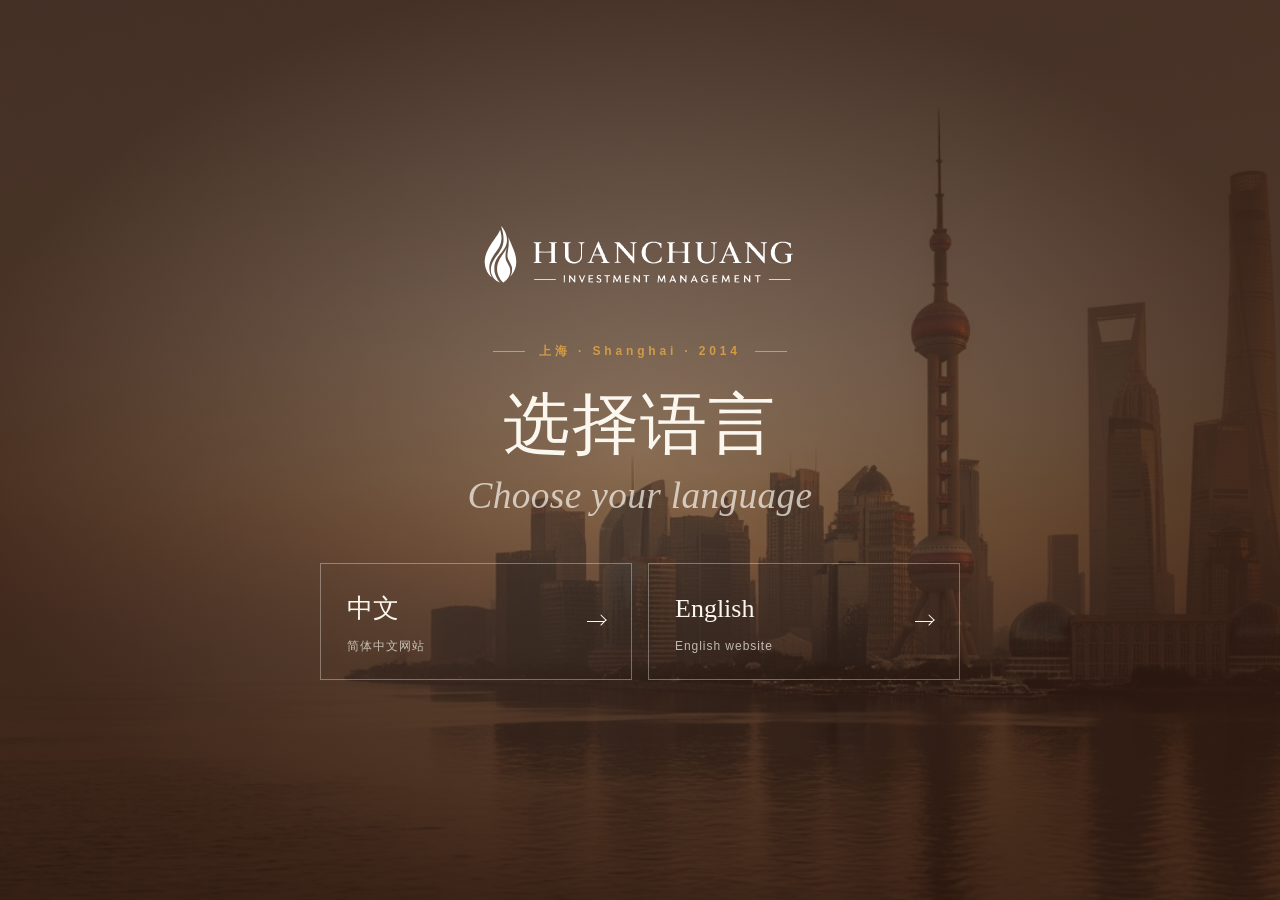
<file: index.html>
<!DOCTYPE html>
<html lang="zh-CN">
<head>
  <meta charset="utf-8">
  <meta name="viewport" content="width=device-width, initial-scale=1, viewport-fit=cover">
  <title>寰创｜企业官网</title>
  <meta name="description" content="上海寰创投资管理有限公司成立于2014年。Huanchuang Investment Management, established in Shanghai in 2014. 选择中文或 English 进入网站。">
  <meta name="theme-color" content="#2E180F">
  <meta property="og:image" content="assets/media/hero-shanghai.jpg">
  <link rel="icon" href="01_Logos/favicon.ico">
  <link rel="apple-touch-icon" href="01_Logos/favicon_180.png">
  <link rel="stylesheet" href="assets/styles.css">
  <script>document.documentElement.classList.add("js")</script>
</head>
<body class="gate">
  <div class="gate-media" aria-hidden="true"><img src="assets/media/hero-shanghai.jpg" width="1024" height="576" alt=""></div>
  <div class="gate-shade" aria-hidden="true"></div>
  <main class="gate-card">
    <img class="gate-logo" src="01_Logos/HUANCHUANG_horizontal_white.svg" width="1260" height="285" alt="寰创投资管理 Huanchuang Investment Management">
    <p class="eyebrow eyebrow--light">上海 · Shanghai · 2014</p>
    <h1><span>选择语言</span><span lang="en">Choose your language</span></h1>
    <div class="gate-actions">
      <a class="gate-option" href="zh/index.html" hreflang="zh-CN"><b>中文</b><small>简体中文网站</small><span class="arrow" aria-hidden="true"></span></a>
      <a class="gate-option" href="en/index.html" hreflang="en" lang="en"><b>English</b><small>English website</small><span class="arrow" aria-hidden="true"></span></a>
    </div>
  </main>
</body>
</html>
</file>
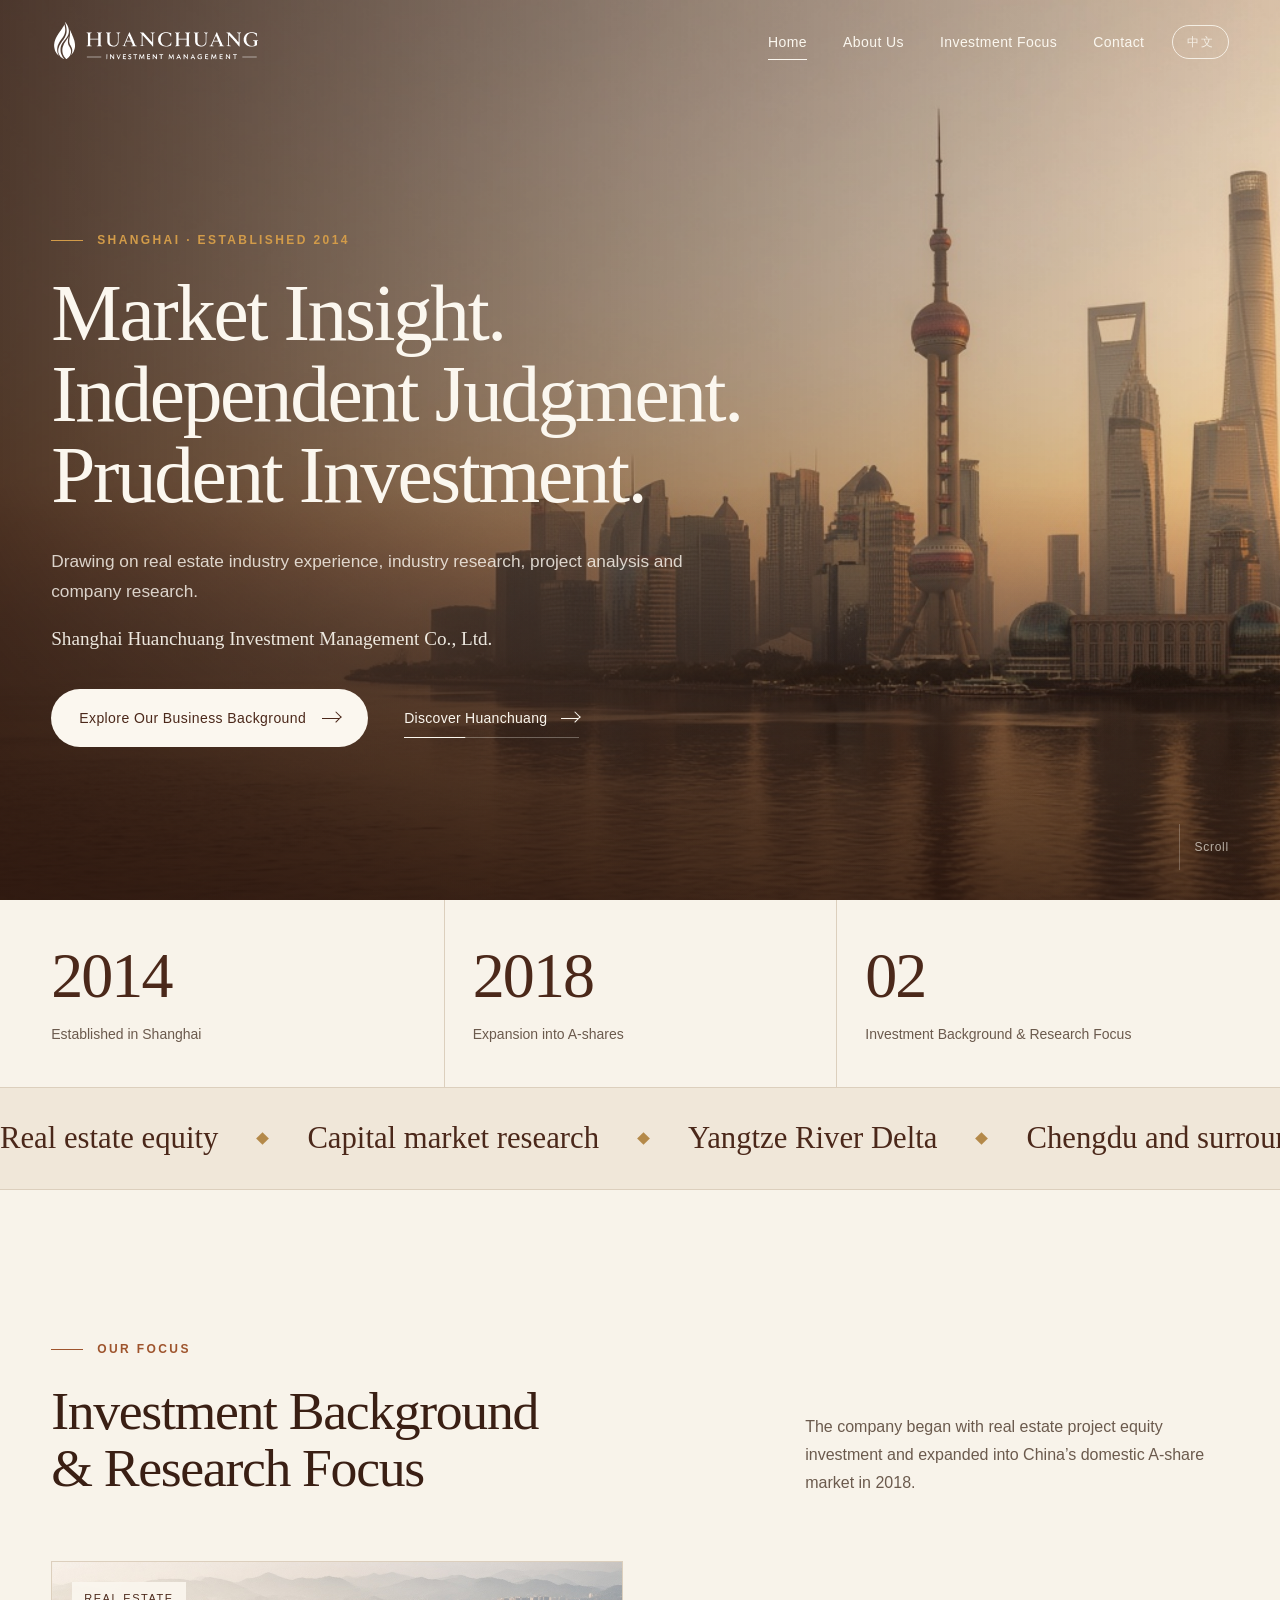
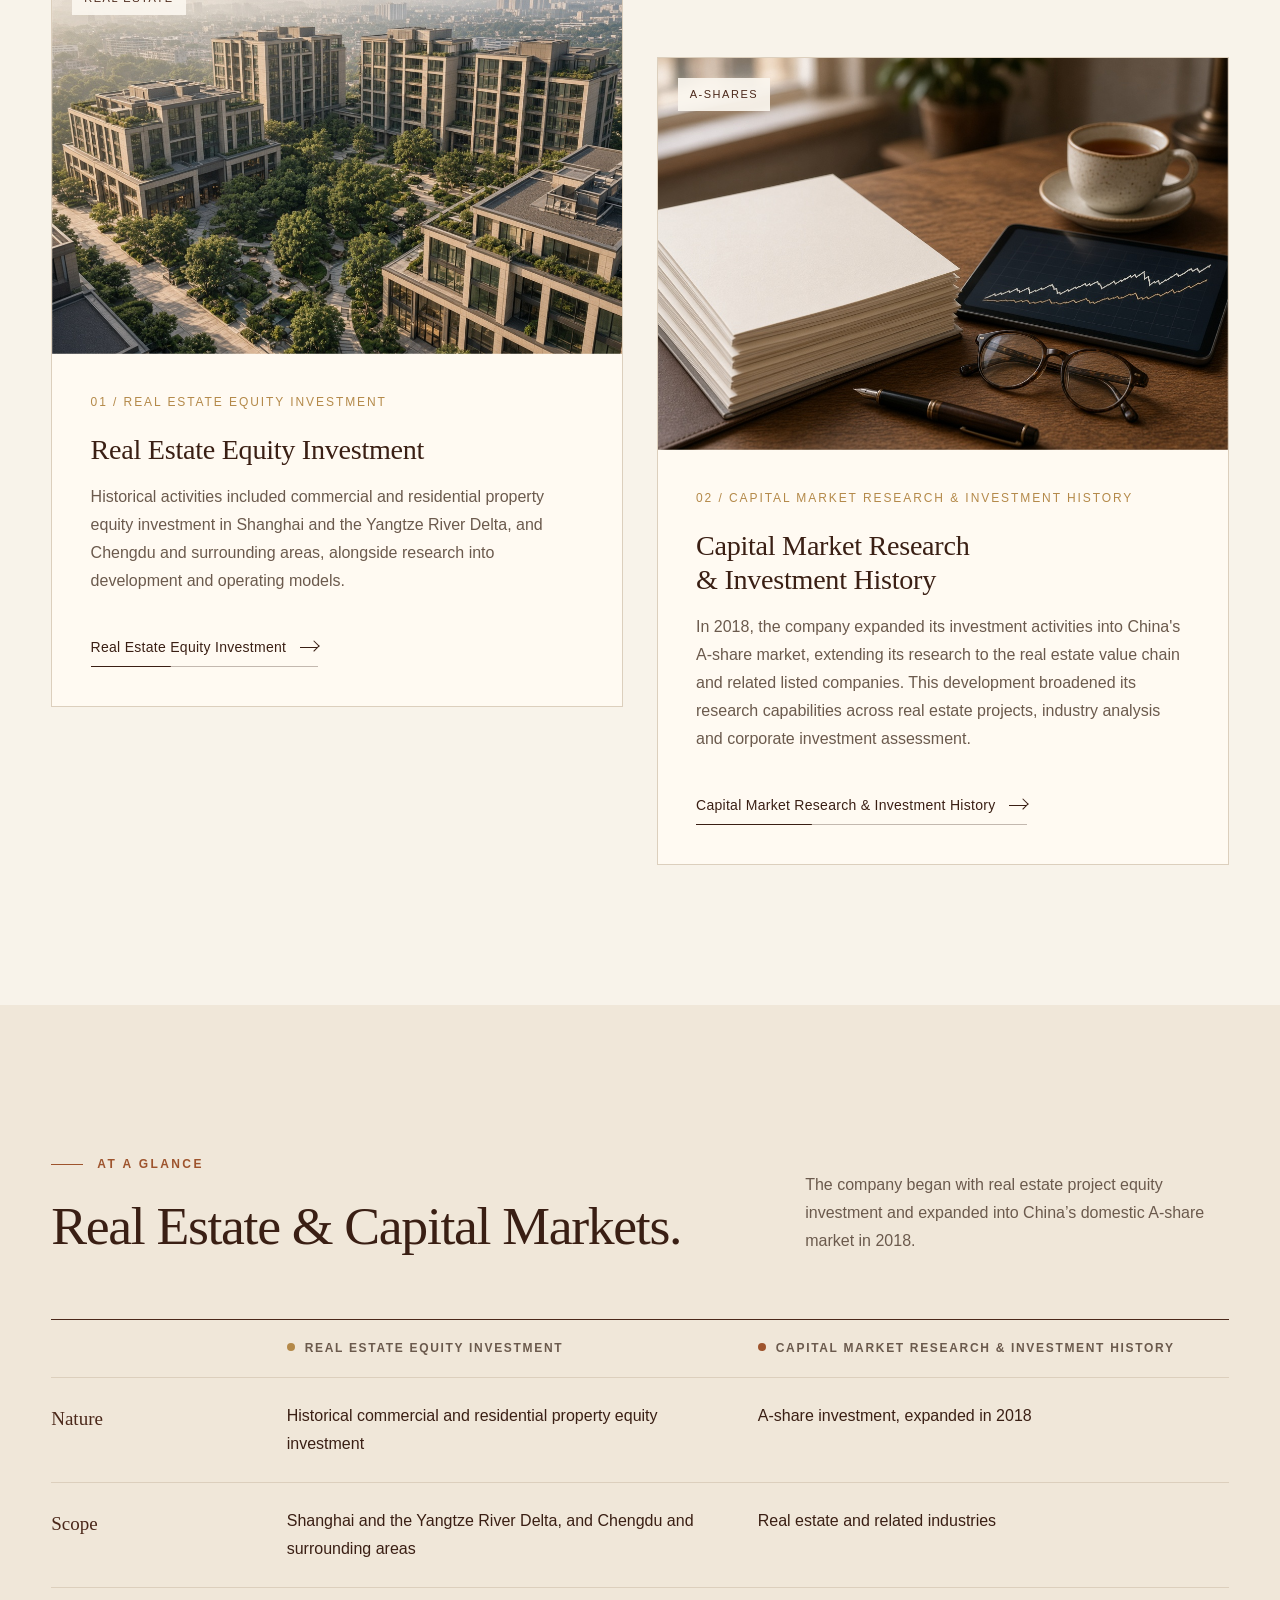
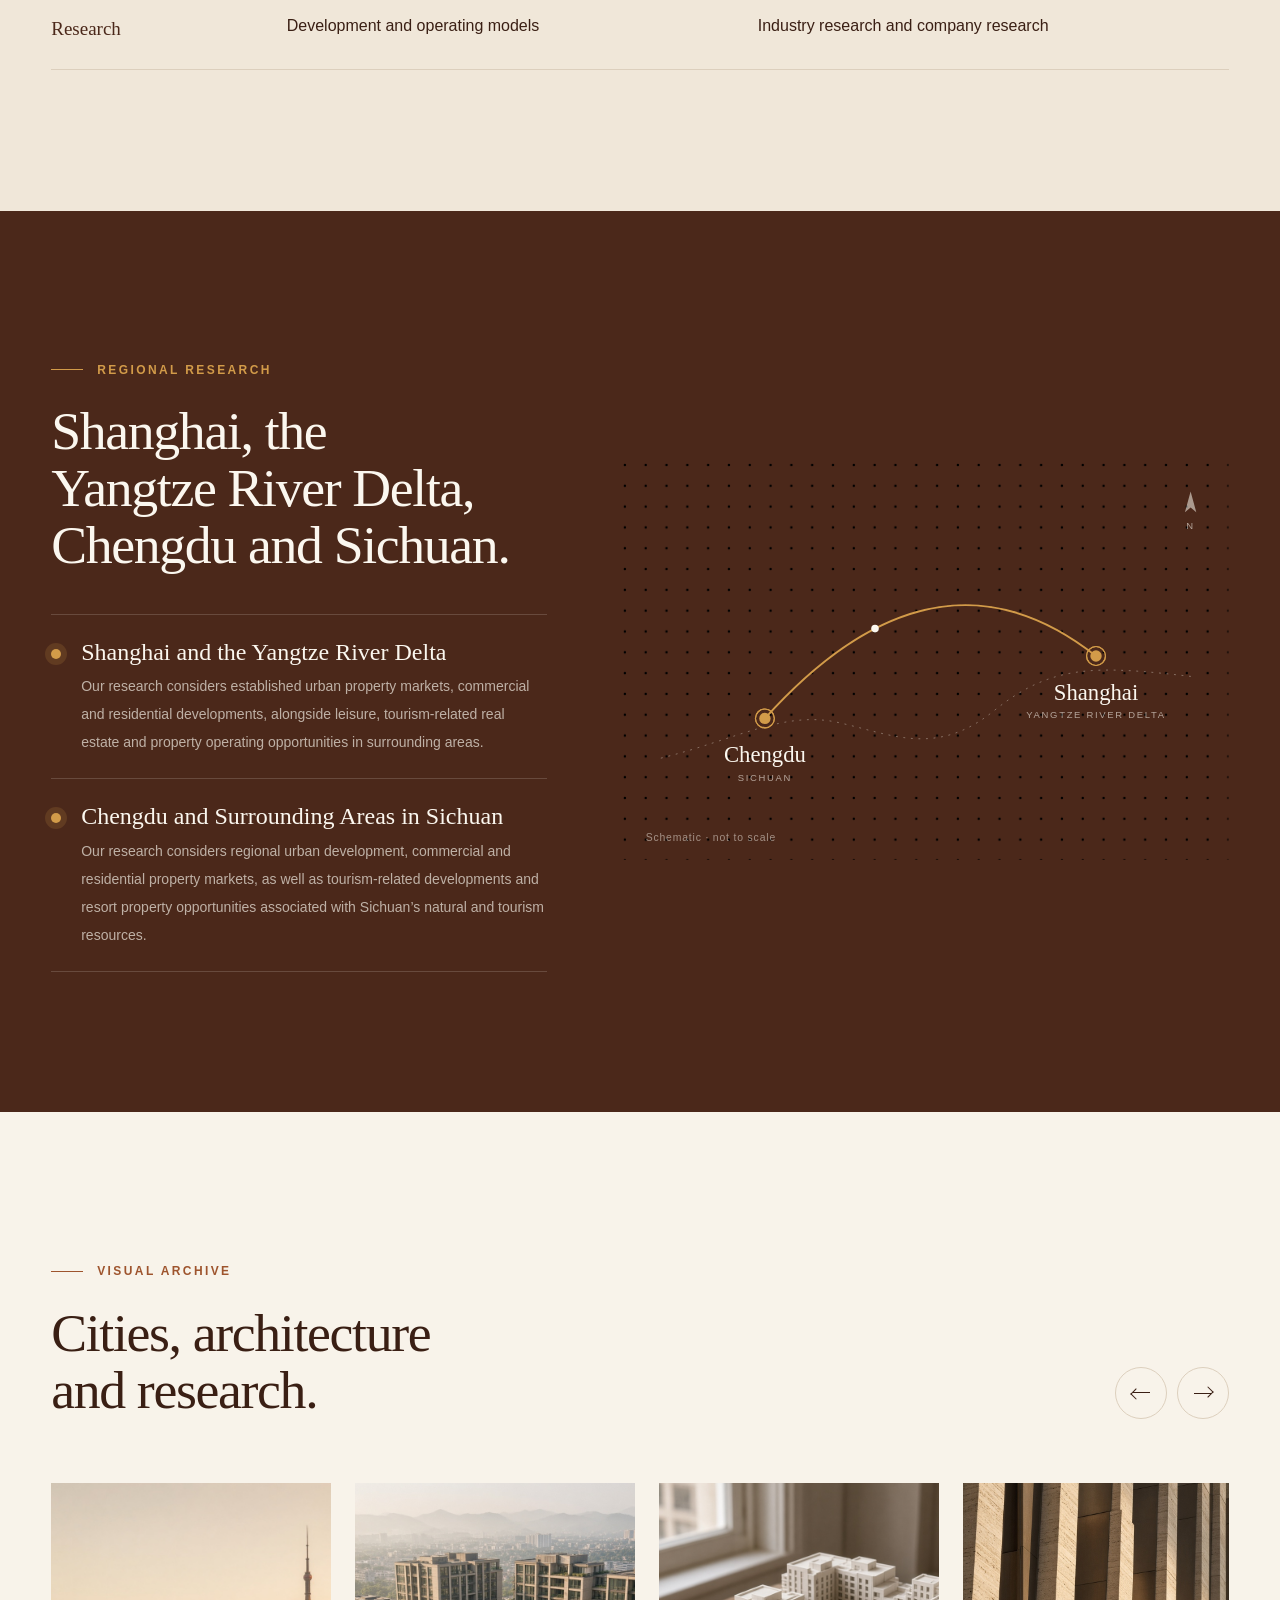
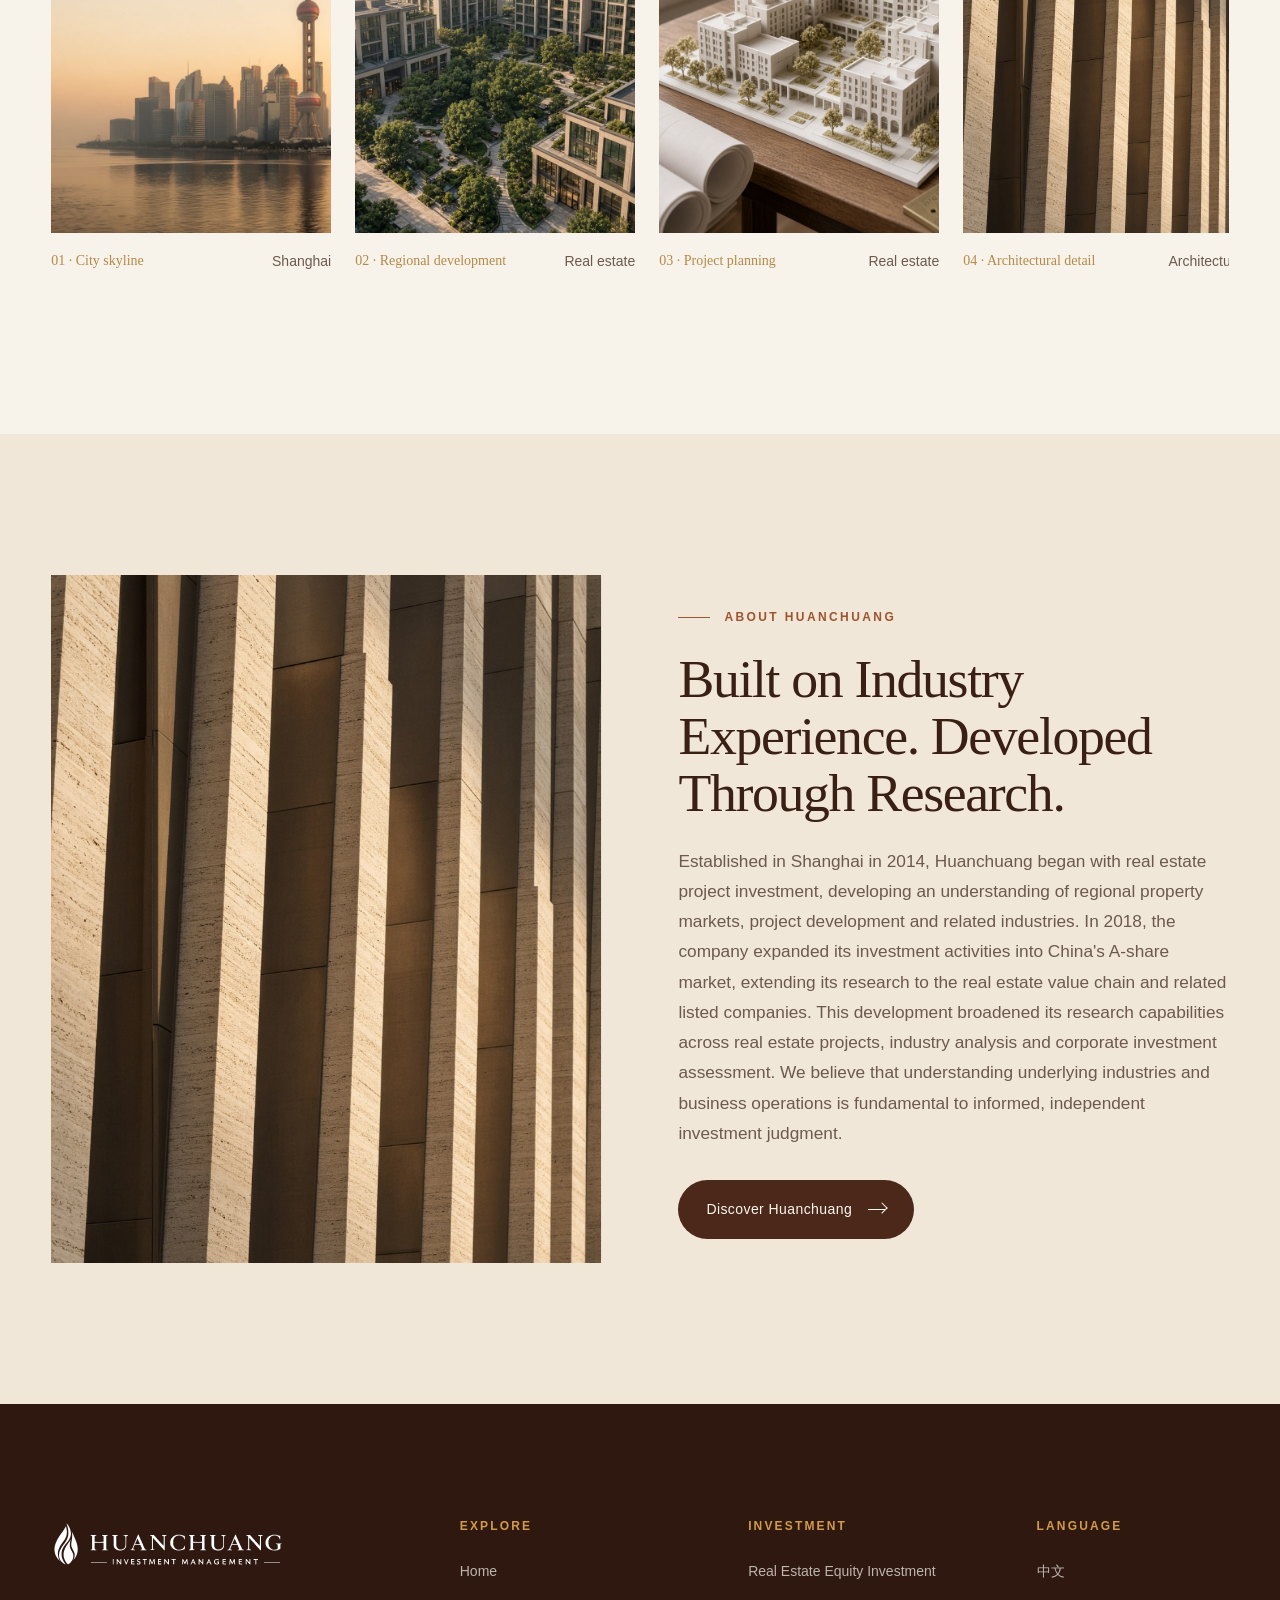
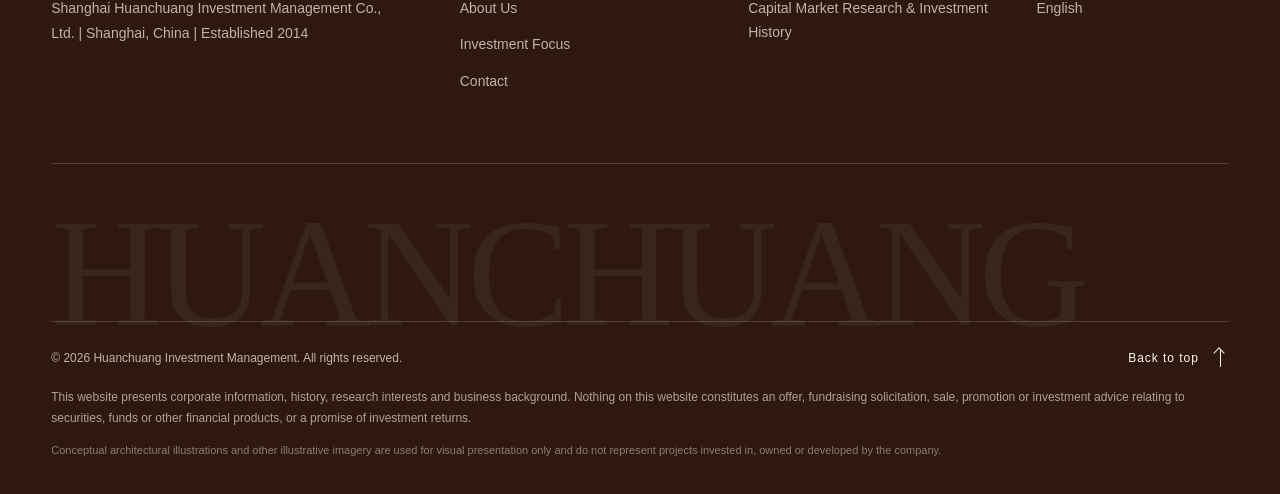
<file: en/index.html>
<!DOCTYPE html>
<html lang="en">
<head>
  <meta charset="utf-8">
  <meta name="viewport" content="width=device-width, initial-scale=1, viewport-fit=cover">
  <title>HUANCHUANG | Corporate Website</title>
  <meta name="description" content="Established in Shanghai in 2014, Huanchuang Investment Management has a history of real estate equity investment and investment in China’s A-share market, with regional experience in Shanghai and Sichuan and research interests across the real estate value chain.">
  <meta name="theme-color" content="#4B281A">
  <meta property="og:type" content="website">
  <meta property="og:title" content="HUANCHUANG | Corporate Website">
  <meta property="og:description" content="Established in Shanghai in 2014, Huanchuang Investment Management has a history of real estate equity investment and investment in China’s A-share market, with regional experience in Shanghai and Sichuan and research interests across the real estate value chain.">
  <meta property="og:image" content="../assets/media/hero-shanghai.jpg">
  <link rel="alternate" hreflang="zh-CN" href="../zh/index.html">
  <link rel="alternate" hreflang="en" href="../en/index.html">
  <link rel="icon" href="../01_Logos/favicon.ico">
  <link rel="apple-touch-icon" href="../01_Logos/favicon_180.png">
  <link rel="stylesheet" href="../assets/styles.css">
  <script>document.documentElement.classList.add("js")</script>
</head>
<body>
  <div class="progress" aria-hidden="true"></div>
  <a class="skip" href="#main">Skip to content</a>
  <header class="site-header is-overlay">
    <div class="wrap bar">
      <a class="brand" href="index.html" aria-label="Huanchuang home">
        <img class="logo-dark" src="../01_Logos/HUANCHUANG_horizontal_color.svg" width="1260" height="285" alt="Huanchuang Investment Management">
        <img class="logo-light" src="../01_Logos/HUANCHUANG_horizontal_white.svg" width="1260" height="285" alt="" aria-hidden="true">
      </a>
      <nav class="nav" aria-label="Main navigation">
        <div class="nav-links" id="navigation">
          <a href="index.html" style="--i:0" aria-current="page">Home</a>
          <a href="about.html" style="--i:1">About Us</a>
          <a href="investment.html" style="--i:2">Investment Focus</a>
          <a href="contact.html" style="--i:3">Contact</a>
        </div>
      </nav>
      <a class="lang-switch" href="../zh/index.html" hreflang="zh-CN" lang="zh-CN">中文</a>
      <button type="button" class="menu-btn" aria-controls="navigation" aria-expanded="false" data-label-open="Close" data-label-closed="Menu"><span class="menu-label">Menu</span><span class="bars" aria-hidden="true"><i></i><i></i></span></button>
    </div>
  </header>
  <main id="main">
    <section class="hero">
      <div class="hero-media" aria-hidden="true">
        <video autoplay muted loop playsinline preload="auto" poster="../assets/media/hero-shanghai.jpg">
          <source src="../assets/media/hero-shanghai.mp4" type="video/mp4">
        </video>
      </div>
      <div class="hero-shade" aria-hidden="true"></div>
      <div class="wrap hero-inner">
        <p class="eyebrow eyebrow--light hero-fade" style="--d:.1s">Shanghai · Established 2014</p>
        <h1 class="split-lines"><span class="line"><span style="--i:0">Market Insight.</span></span><span class="line"><span style="--i:1">Independent Judgment.</span></span><span class="line"><span style="--i:2">Prudent Investment.</span></span></h1>
        <p class="lead hero-fade" style="--d:.75s">Drawing on real estate industry experience, industry research, project analysis and company research.</p>
        <p class="hero-company hero-fade" style="--d:.85s">Shanghai Huanchuang Investment Management Co., Ltd.</p>
        <div class="hero-actions hero-fade" style="--d:.9s">
          <a class="btn btn--light" href="investment.html">Explore Our Business Background<span class="arrow" aria-hidden="true"></span></a>
          <a class="textlink textlink--light" href="about.html">Discover Huanchuang<span class="arrow" aria-hidden="true"></span></a>
        </div>
      </div>
      <div class="wrap hero-foot hero-fade" style="--d:1.1s">
        <span class="scroll-cue"><i></i>Scroll</span>
      </div>
    </section>

    <section aria-label="Company at a glance">
      <div class="wrap stats" data-stagger>
          <div class="stat"><span class="stat-num" data-count="2014" data-from="1990">2014</span><span class="stat-label">Established in Shanghai</span></div>
          <div class="stat"><span class="stat-num" data-count="2018" data-from="2000">2018</span><span class="stat-label">Expansion into A-shares</span></div>
          <div class="stat"><span class="stat-num">02</span><span class="stat-label">Investment Background &amp; Research Focus</span></div>
      </div>
    </section>

    <div class="marquee" aria-hidden="true"><div class="marquee-track"><span>Real estate equity</span><span>Capital market research</span><span>Yangtze River Delta</span><span>Chengdu and surrounding areas</span><span>Industry research</span><span>Project analysis</span><span>Company research</span><span>Real estate equity</span><span>Capital market research</span><span>Yangtze River Delta</span><span>Chengdu and surrounding areas</span><span>Industry research</span><span>Project analysis</span><span>Company research</span></div></div>

    <section class="section">
      <div class="wrap">
        <div class="section-head reveal">
          <div><p class="eyebrow">Our focus</p><h2>Investment Background &amp; Research Focus</h2></div>
          <p>The company began with real estate project equity investment and expanded into China’s domestic A-share market in 2018.</p>
        </div>
        <div class="features">
        <article class="feature reveal">
          <div class="feature-media img-reveal"><img src="../assets/media/realestate-aerial.jpg" width="1024" height="768" alt="Concept aerial view of a residential and commercial development" loading="lazy" decoding="async"><span class="feature-tag">Real Estate</span></div>
          <div class="feature-body">
            <span class="feature-num">01 / Real Estate Equity Investment</span>
            <h3>Real Estate Equity Investment</h3>
            <p>Historical activities included commercial and residential property equity investment in Shanghai and the Yangtze River Delta, and Chengdu and surrounding areas, alongside research into development and operating models.</p>
            <a class="textlink" href="investment.html#real-estate">Real Estate Equity Investment<span class="arrow" aria-hidden="true"></span></a>
          </div>
        </article>
        <article class="feature reveal" style="--d:.15s">
          <div class="feature-media img-reveal"><img src="../assets/media/research-desk.jpg" width="1024" height="768" alt="Concept image of a research desk" loading="lazy" decoding="async"><span class="feature-tag">A-Shares</span></div>
          <div class="feature-body">
            <span class="feature-num">02 / Capital Market Research &amp; Investment History</span>
            <h3>Capital Market Research &amp; Investment History</h3>
            <p>In 2018, the company expanded its investment activities into China's A-share market, extending its research to the real estate value chain and related listed companies. This development broadened its research capabilities across real estate projects, industry analysis and corporate investment assessment.</p>
            <a class="textlink" href="investment.html#a-shares">Capital Market Research &amp; Investment History<span class="arrow" aria-hidden="true"></span></a>
          </div>
        </article>
        </div>
      </div>
    </section>

    <section class="section section--alt">
      <div class="wrap">
        <div class="section-head reveal">
          <div><p class="eyebrow">At a glance</p><h2>Real Estate &amp; Capital Markets.</h2></div>
          <p>The company began with real estate project equity investment and expanded into China’s domestic A-share market in 2018.</p>
        </div>
        <div class="table-wrap reveal">
          <table class="data-table">
            <caption class="sr-only">Investment Background &amp; Research Focus</caption>
            <thead><tr><th scope="col"></th><th scope="col"><span class="dot" aria-hidden="true"></span>Real Estate Equity Investment</th><th scope="col"><span class="dot dot--rust" aria-hidden="true"></span>Capital Market Research &amp; Investment History</th></tr></thead>
            <tbody data-stagger>
              <tr><th scope="row">Nature</th><td data-label="Real Estate Equity Investment">Historical commercial and residential property equity investment</td><td data-label="Capital Market Research &amp; Investment History" class="is-rust">A-share investment, expanded in 2018</td></tr>
              <tr><th scope="row">Scope</th><td data-label="Real Estate Equity Investment">Shanghai and the Yangtze River Delta, and Chengdu and surrounding areas</td><td data-label="Capital Market Research &amp; Investment History" class="is-rust">Real estate and related industries</td></tr>
              <tr><th scope="row">Research</th><td data-label="Real Estate Equity Investment">Development and operating models</td><td data-label="Capital Market Research &amp; Investment History" class="is-rust">Industry research and company research</td></tr>
            </tbody>
          </table>
        </div>
      </div>
    </section>

    <section class="section dark">
      <div class="wrap region">
        <div class="reveal">
          <p class="eyebrow">Regional research</p>
          <h2>Shanghai, the Yangtze River Delta, Chengdu and Sichuan.</h2>
          <ul class="region-list" data-stagger>
            <li><span class="region-dot" aria-hidden="true"></span><div><b>Shanghai and the Yangtze River Delta</b><span>Our research considers established urban property markets, commercial and residential developments, alongside leisure, tourism-related real estate and property operating opportunities in surrounding areas.</span></div></li>
            <li><span class="region-dot" aria-hidden="true"></span><div><b>Chengdu and Surrounding Areas in Sichuan</b><span>Our research considers regional urban development, commercial and residential property markets, as well as tourism-related developments and resort property opportunities associated with Sichuan’s natural and tourism resources.</span></div></li>
          </ul>
        </div>
        <div class="reveal" style="--d:.2s">
        <svg class="map map-anim" viewBox="0 0 640 420" role="img" aria-labelledby="map-title">
          <title id="map-title">Schematic of regional research: Shanghai and the Yangtze River Delta, and Chengdu and surrounding areas in Sichuan</title>
          <defs>
            <pattern id="map-dots" width="22" height="22" patternUnits="userSpaceOnUse"><circle cx="2" cy="2" r="1.3"></circle></pattern>
          </defs>
          <g class="map-grid"><rect width="640" height="420" fill="url(#map-dots)"></rect></g>
          <path class="map-river" d="M40 312 C 120 292, 170 262, 226 274 S 330 312, 392 262 S 500 214, 604 226"></path>
          <path class="map-route-base" d="M150 270 Q 330 70 500 204"></path>
          <path class="map-route-draw" pathLength="1" d="M150 270 Q 330 70 500 204"></path>
          <circle class="map-traveller" r="4">
            <animateMotion dur="5.5s" repeatCount="indefinite" path="M150 270 Q 330 70 500 204"></animateMotion>
          </circle>
          <g class="map-node" transform="translate(150 270)">
            <circle class="pulse" r="10"></circle><circle class="pulse pulse--late" r="10"></circle><circle class="core" r="6"></circle>
            <text class="map-label" x="0" y="46" text-anchor="middle">Chengdu</text>
            <text class="map-sub" x="0" y="66" text-anchor="middle">SICHUAN</text>
          </g>
          <g class="map-node" transform="translate(500 204)">
            <circle class="pulse" r="10"></circle><circle class="pulse pulse--late" r="10"></circle><circle class="core" r="6"></circle>
            <text class="map-label" x="0" y="46" text-anchor="middle">Shanghai</text>
            <text class="map-sub" x="0" y="66" text-anchor="middle">YANGTZE RIVER DELTA</text>
          </g>
          <g class="map-compass" transform="translate(600 46)"><path d="M0 -16 L6 6 L0 1 L-6 6 Z"></path><text class="map-sub" x="0" y="24" text-anchor="middle">N</text></g>
          <text class="map-note" x="24" y="400">Schematic · not to scale</text>
        </svg>
        </div>
      </div>
    </section>

    <section class="section">
      <div class="wrap" data-gallery>
        <div class="section-head reveal">
          <div><p class="eyebrow">Visual archive</p><h2>Cities, architecture<br>and research.</h2></div>
          <div class="gallery-side">
            <div class="gallery-controls">
              <button type="button" data-dir="-1" aria-label="Previous"><span class="arrow arrow--left" aria-hidden="true"></span></button>
              <button type="button" data-dir="1" aria-label="Next"><span class="arrow" aria-hidden="true"></span></button>
            </div>
          </div>
        </div>
        <div class="gallery reveal" tabindex="0" role="region" aria-label="Concept image gallery">
          <figure>
            <div class="frame"><img src="../assets/media/hero-shanghai.jpg" width="1024" height="768" alt="City skyline" loading="lazy" decoding="async" draggable="false"></div>
            <figcaption><span>01 · City skyline</span><span>Shanghai</span></figcaption>
          </figure>
          <figure>
            <div class="frame"><img src="../assets/media/realestate-aerial.jpg" width="1024" height="768" alt="Regional development" loading="lazy" decoding="async" draggable="false"></div>
            <figcaption><span>02 · Regional development</span><span>Real estate</span></figcaption>
          </figure>
          <figure>
            <div class="frame"><img src="../assets/media/planning-model.jpg" width="1024" height="768" alt="Project planning" loading="lazy" decoding="async" draggable="false"></div>
            <figcaption><span>03 · Project planning</span><span>Real estate</span></figcaption>
          </figure>
          <figure>
            <div class="frame"><img src="../assets/media/facade-detail.jpg" width="1024" height="768" alt="Architectural detail" loading="lazy" decoding="async" draggable="false"></div>
            <figcaption><span>04 · Architectural detail</span><span>Architecture</span></figcaption>
          </figure>
          <figure>
            <div class="frame"><img src="../assets/media/research-desk.jpg" width="1024" height="768" alt="Market research" loading="lazy" decoding="async" draggable="false"></div>
            <figcaption><span>05 · Market research</span><span>Capital markets</span></figcaption>
          </figure>
        </div>
      </div>
    </section>

    <section class="section section--alt">
      <div class="wrap split">
        <div class="media-tall img-reveal"><img data-parallax="50" src="../assets/media/facade-detail.jpg" width="768" height="1024" alt="Concept image of an architectural facade" loading="lazy" decoding="async"></div>
        <div class="reveal">
          <p class="eyebrow">About Huanchuang</p>
          <h2>Built on Industry Experience. Developed Through Research.</h2>
          <p class="lead">Established in Shanghai in 2014, Huanchuang began with real estate project investment, developing an understanding of regional property markets, project development and related industries. In 2018, the company expanded its investment activities into China's A-share market, extending its research to the real estate value chain and related listed companies. This development broadened its research capabilities across real estate projects, industry analysis and corporate investment assessment. We believe that understanding underlying industries and business operations is fundamental to informed, independent investment judgment.</p>
          <a class="btn" href="about.html">Discover Huanchuang<span class="arrow" aria-hidden="true"></span></a>
        </div>
      </div>
    </section>
  </main>
  <footer class="site-footer">
    <div class="wrap">
      <div class="footer-top">
        <div class="footer-brand">
          <img src="../01_Logos/HUANCHUANG_horizontal_white.svg" width="1260" height="285" alt="Huanchuang Investment Management" loading="lazy">
          <p>Shanghai Huanchuang Investment Management Co., Ltd. | Shanghai, China | Established 2014</p>
        </div>
        <div class="footer-col">
          <p class="footer-title">Explore</p>
          <a href="index.html">Home</a><a href="about.html">About Us</a><a href="investment.html">Investment Focus</a><a href="contact.html">Contact</a>
        </div>
        <div class="footer-col">
          <p class="footer-title">Investment</p>
          <a href="investment.html#real-estate">Real Estate Equity Investment</a><a href="investment.html#a-shares">Capital Market Research &amp; Investment History</a>
        </div>
        <div class="footer-col">
          <p class="footer-title">Language</p>
          <a href="../zh/index.html" lang="zh-CN" hreflang="zh-CN">中文</a><a href="../en/index.html" lang="en" hreflang="en">English</a>
        </div>
      </div>
      <p class="footer-mark" aria-hidden="true">HUANCHUANG</p>
      <div class="footer-base">
        <span>© 2026 Huanchuang Investment Management. All rights reserved.</span>
        <button type="button" class="to-top" data-top>Back to top<span class="arrow arrow--up" aria-hidden="true"></span></button>
      </div>
      <p class="footer-legal">This website presents corporate information, history, research interests and business background. Nothing on this website constitutes an offer, fundraising solicitation, sale, promotion or investment advice relating to securities, funds or other financial products, or a promise of investment returns.</p>
      <p class="footer-media">Conceptual architectural illustrations and other illustrative imagery are used for visual presentation only and do not represent projects invested in, owned or developed by the company.</p>
    </div>
  </footer>
  <script src="../assets/site.js" defer></script>
</body>
</html>
</file>
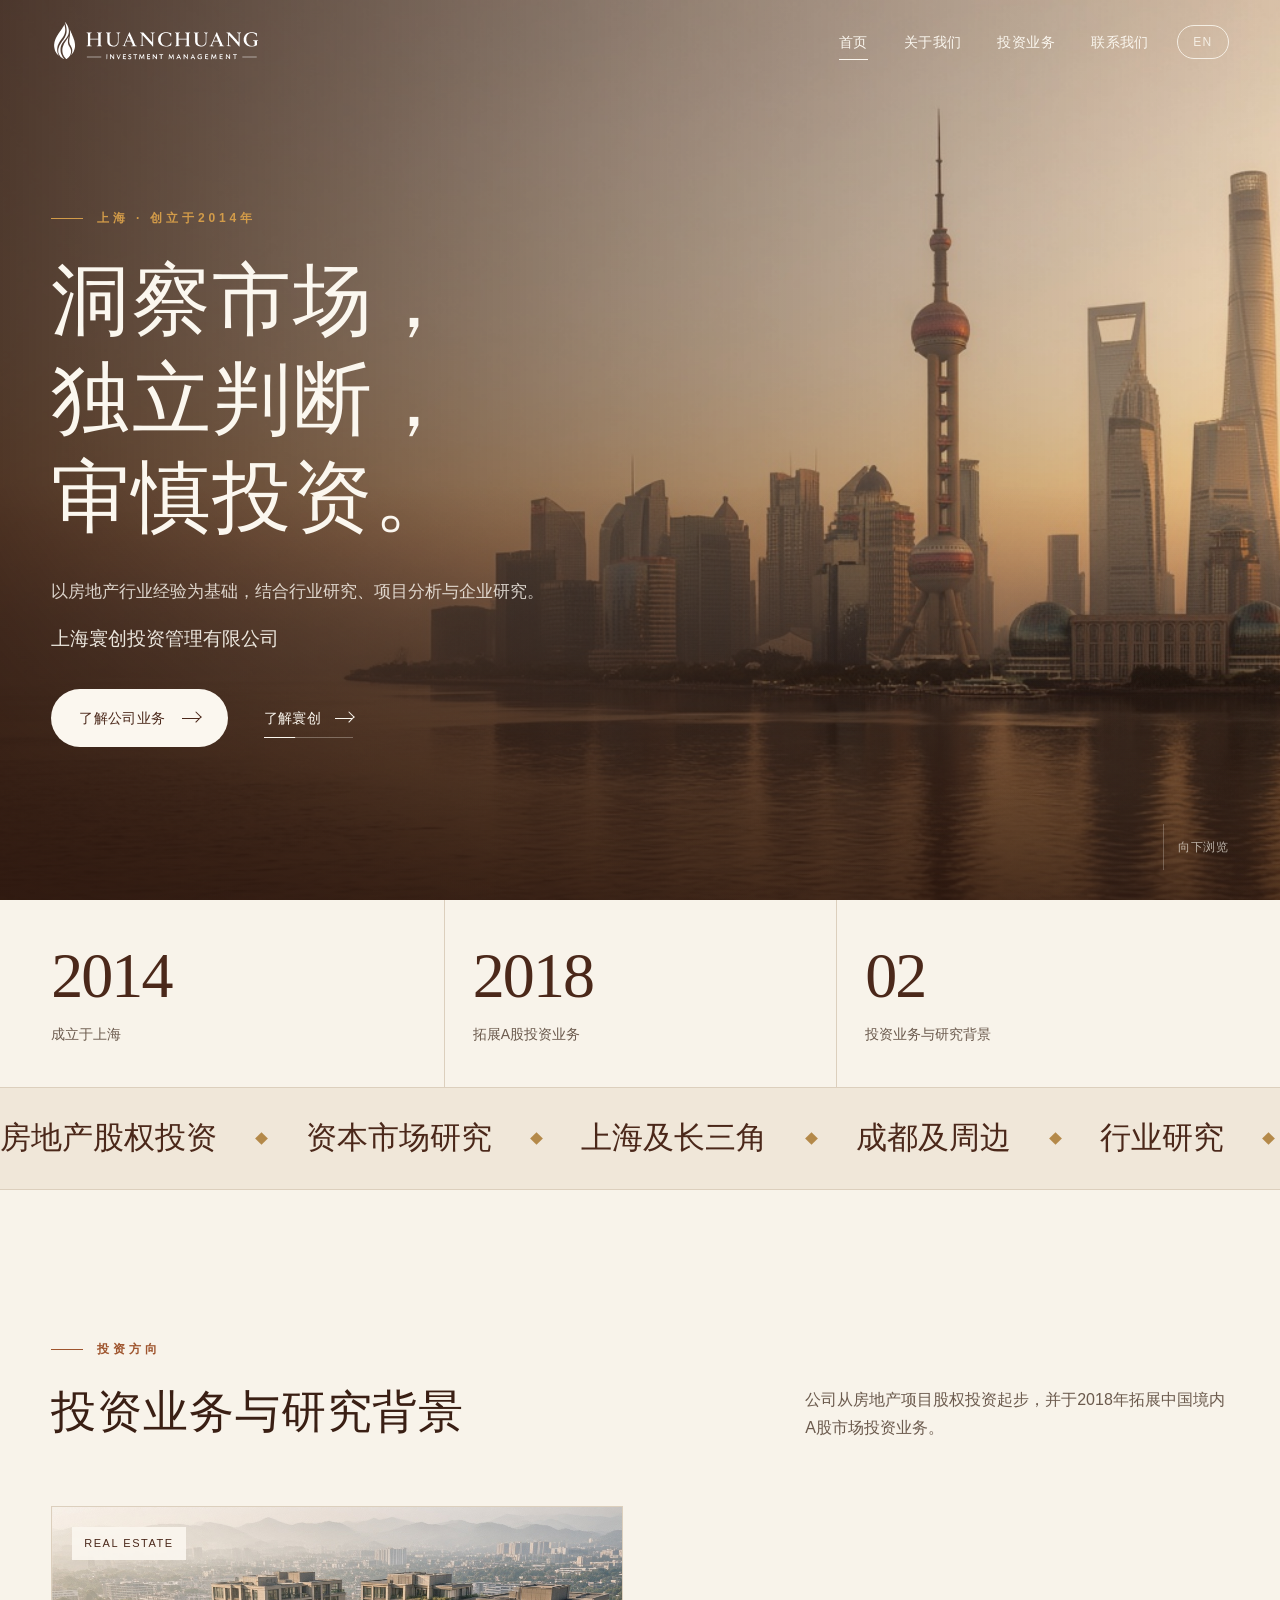
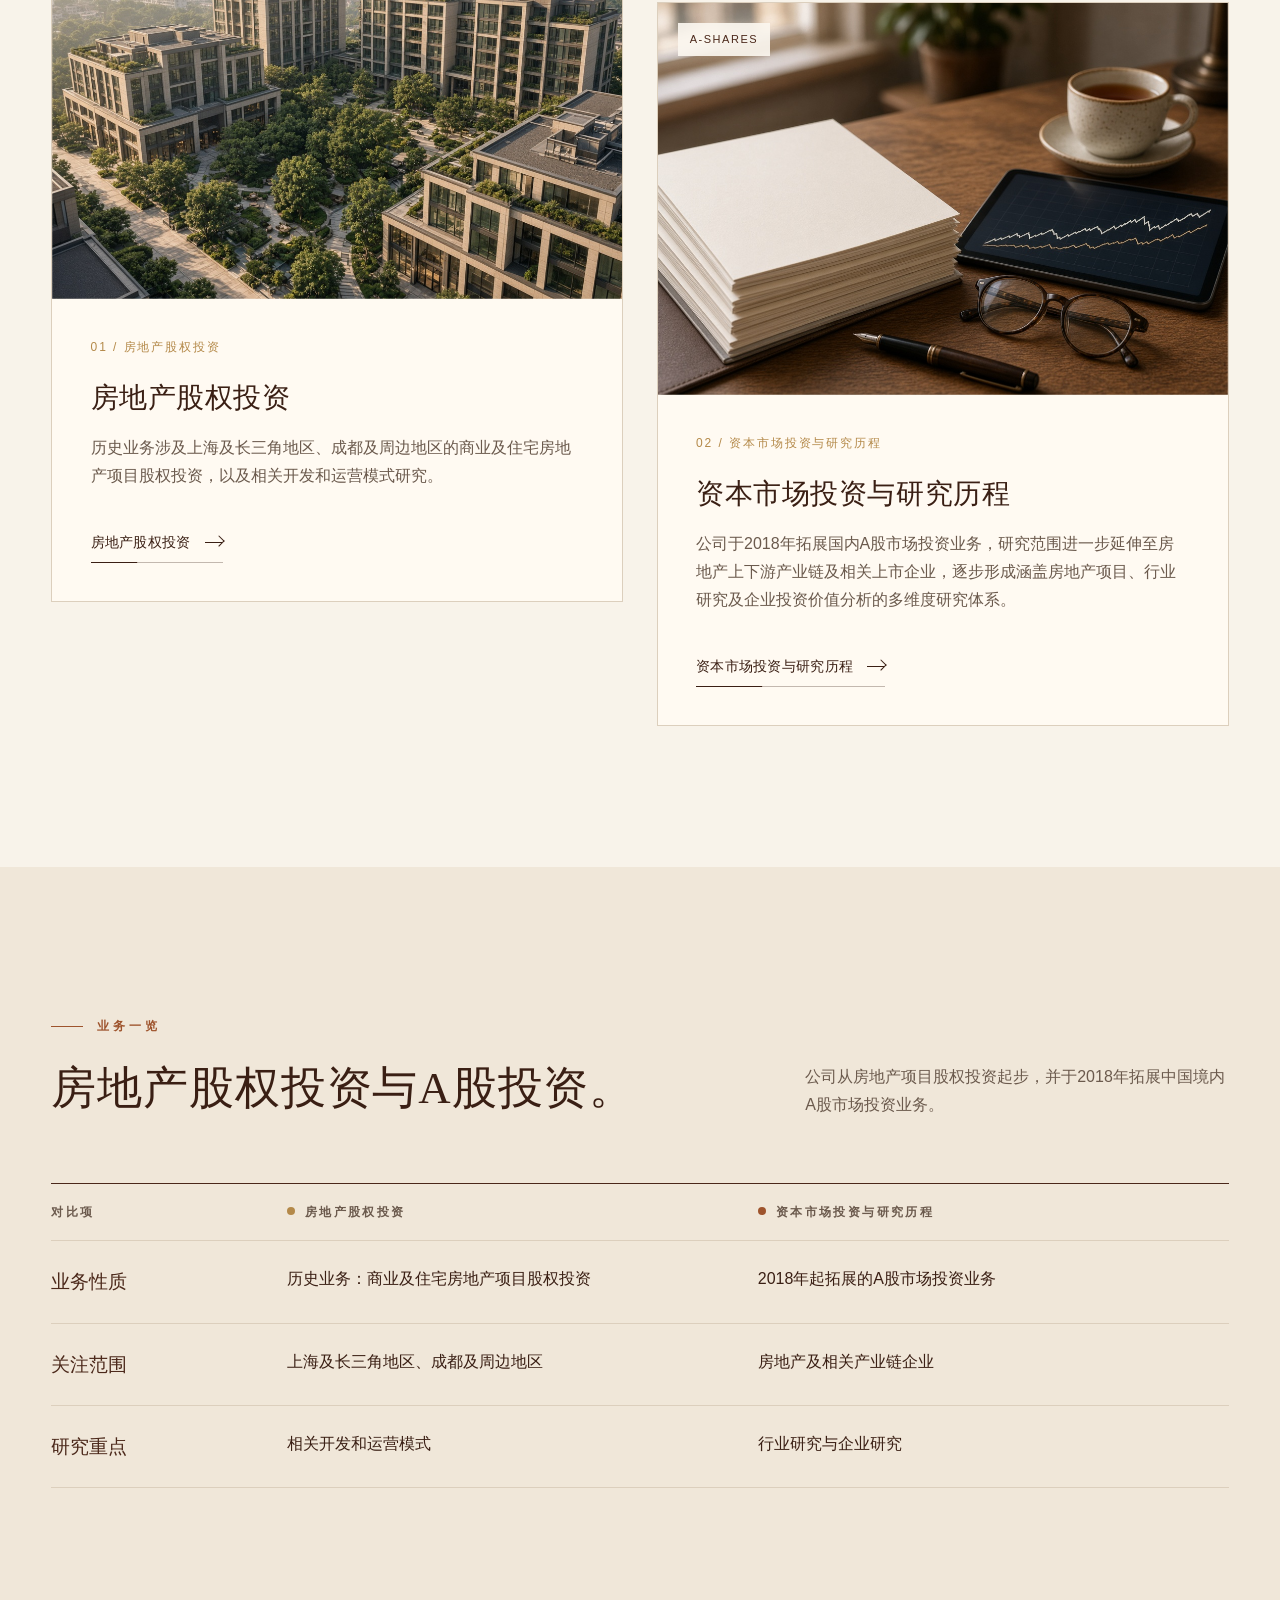
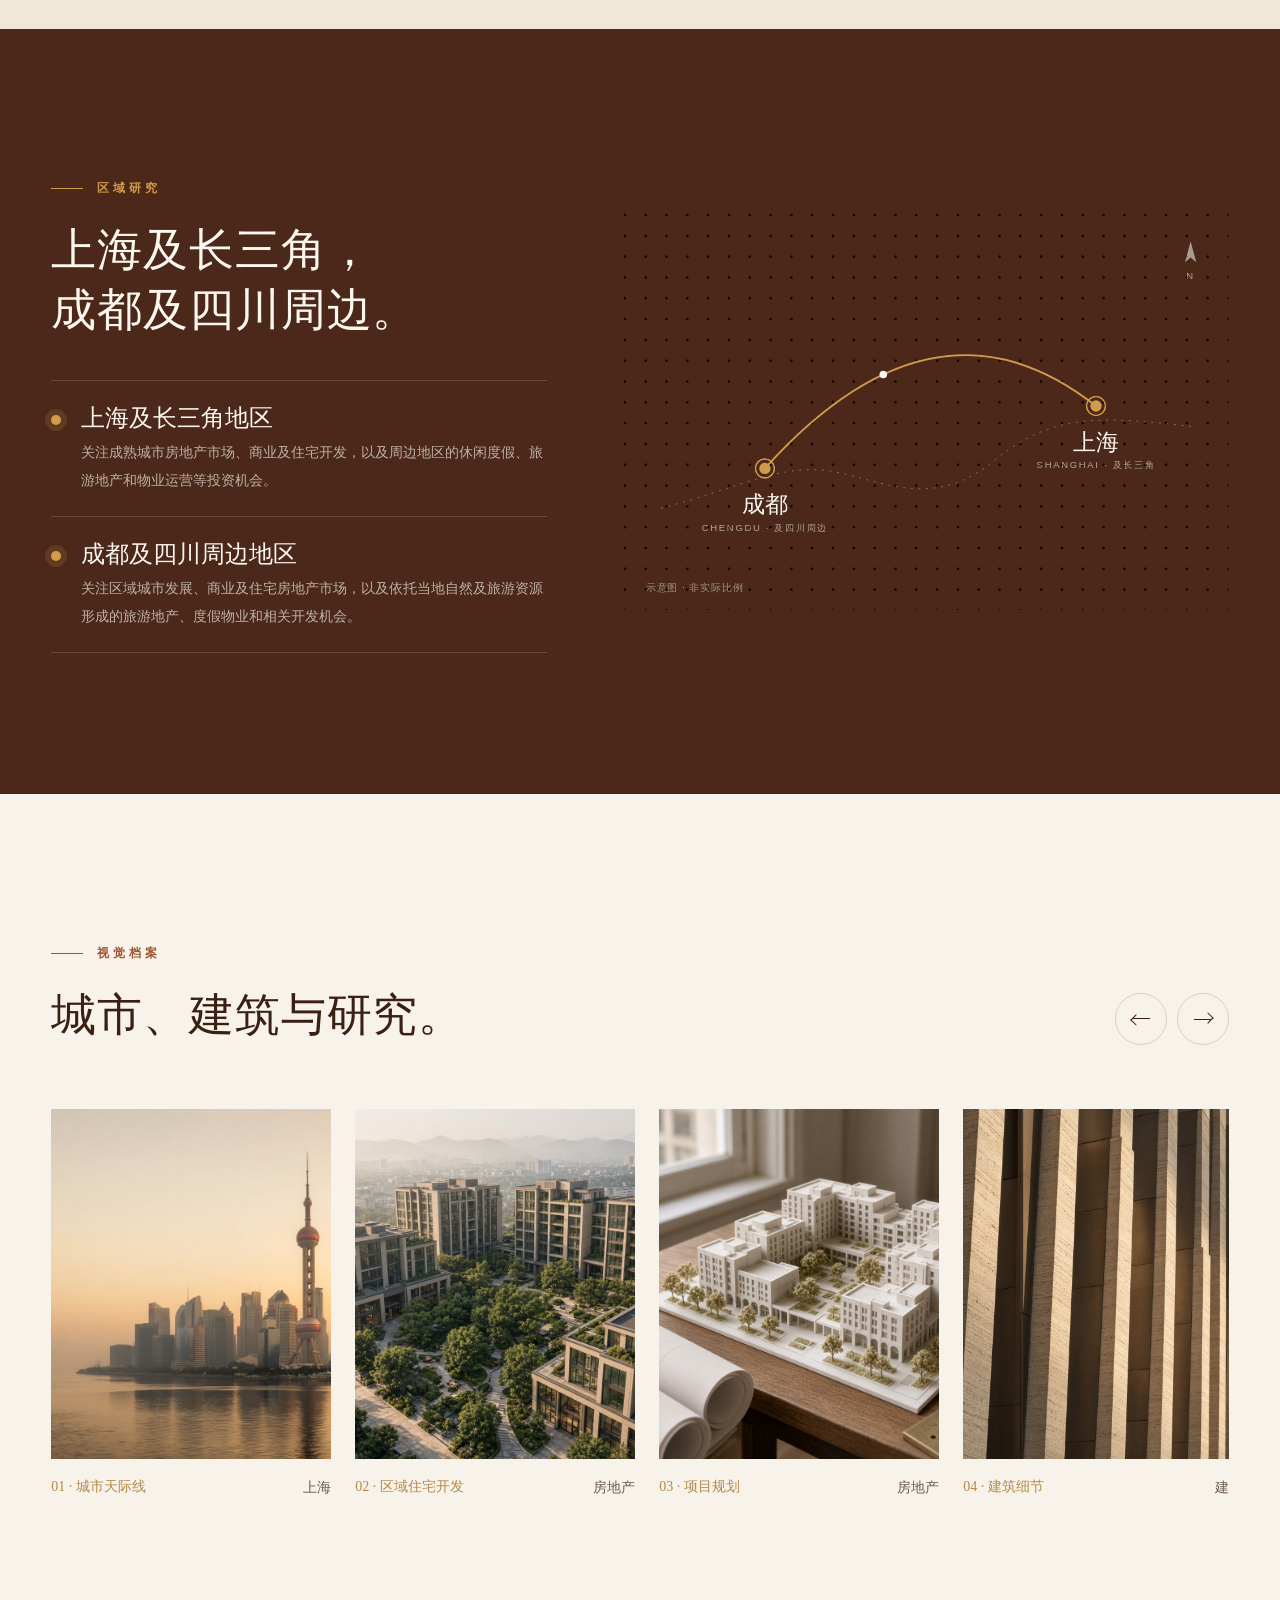
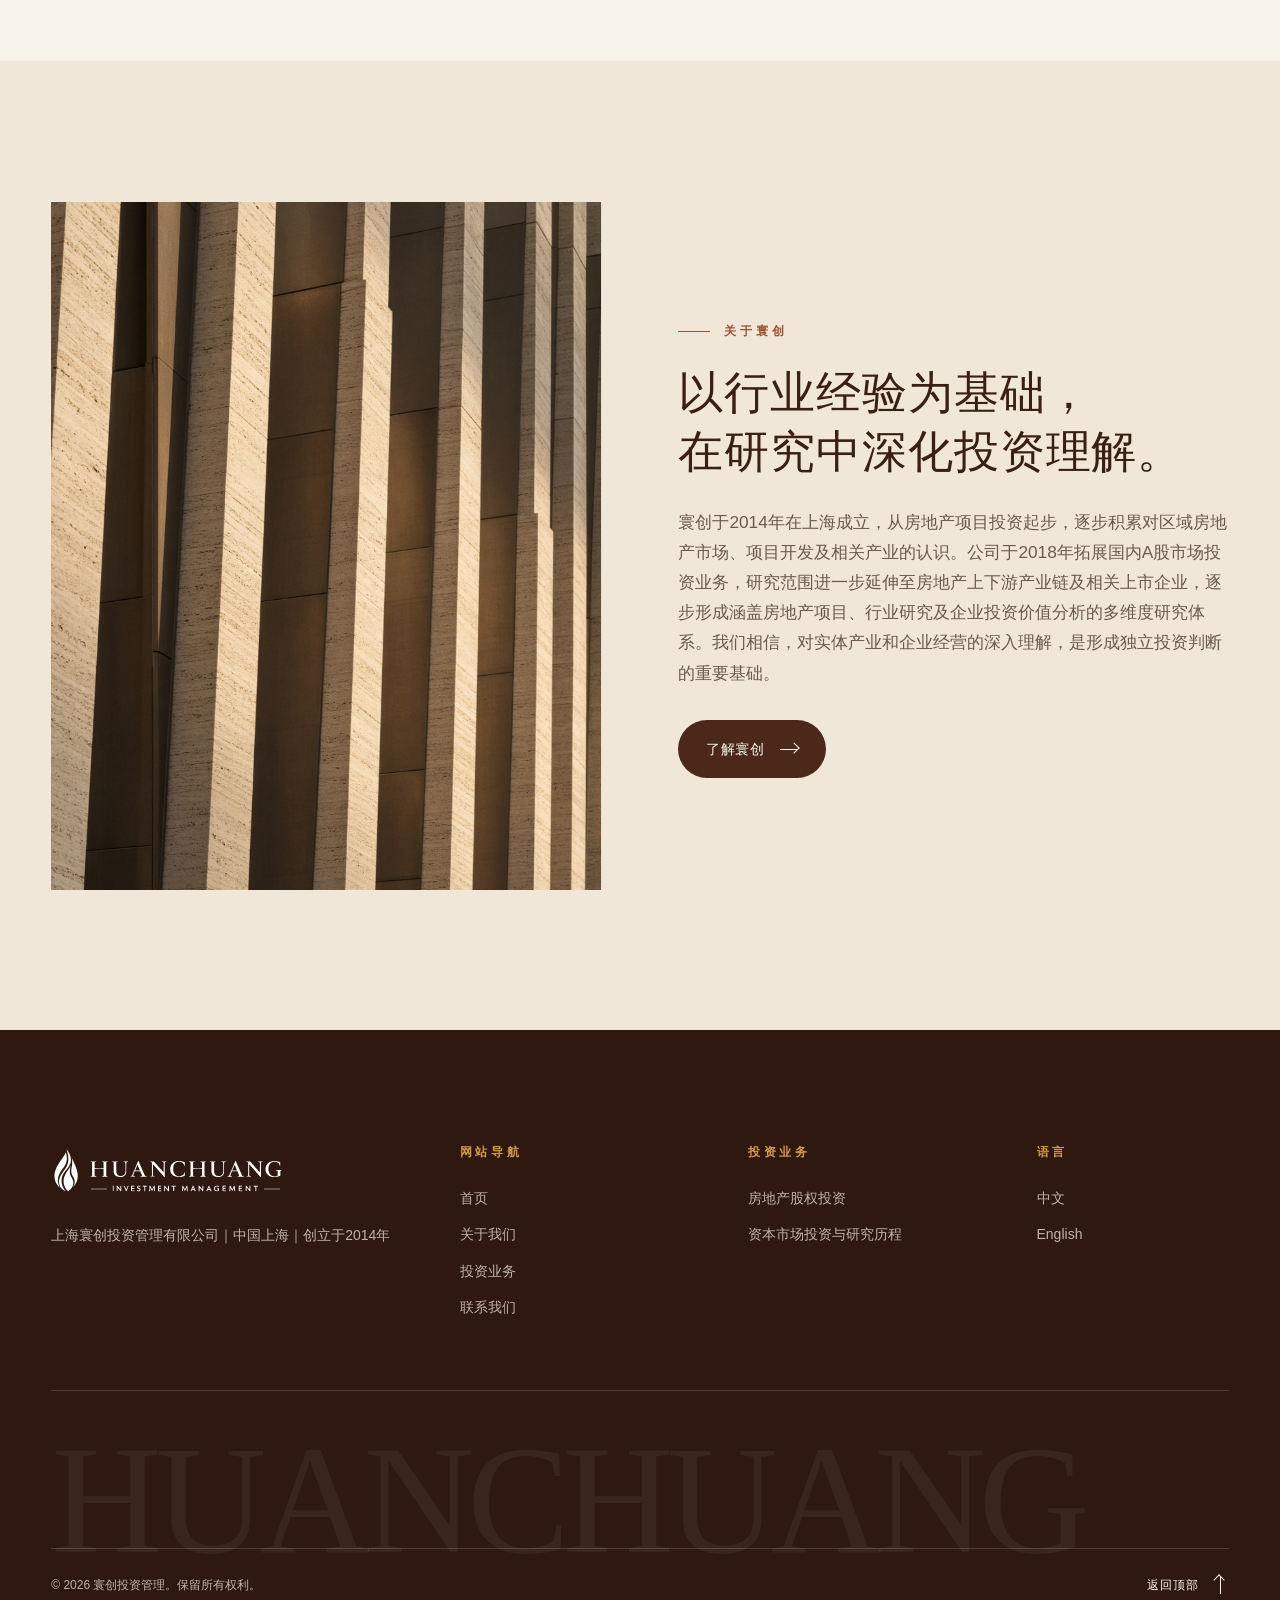
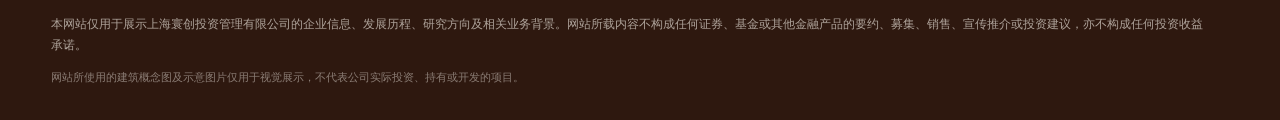
<file: zh/index.html>
<!DOCTYPE html>
<html lang="zh-CN">
<head>
  <meta charset="utf-8">
  <meta name="viewport" content="width=device-width, initial-scale=1, viewport-fit=cover">
  <title>寰创｜企业官网</title>
  <meta name="description" content="上海寰创投资管理有限公司成立于2014年，历史业务涉及房地产股权投资及中国A股市场投资，关注上海及长三角地区、成都及四川周边地区的房地产投资机会，以及相关产业链和上市公司研究。">
  <meta name="theme-color" content="#4B281A">
  <meta property="og:type" content="website">
  <meta property="og:title" content="寰创｜企业官网">
  <meta property="og:description" content="上海寰创投资管理有限公司成立于2014年，历史业务涉及房地产股权投资及中国A股市场投资，关注上海及长三角地区、成都及四川周边地区的房地产投资机会，以及相关产业链和上市公司研究。">
  <meta property="og:image" content="../assets/media/hero-shanghai.jpg">
  <link rel="alternate" hreflang="zh-CN" href="../zh/index.html">
  <link rel="alternate" hreflang="en" href="../en/index.html">
  <link rel="icon" href="../01_Logos/favicon.ico">
  <link rel="apple-touch-icon" href="../01_Logos/favicon_180.png">
  <link rel="stylesheet" href="../assets/styles.css">
  <script>document.documentElement.classList.add("js")</script>
</head>
<body>
  <div class="progress" aria-hidden="true"></div>
  <a class="skip" href="#main">跳转至正文</a>
  <header class="site-header is-overlay">
    <div class="wrap bar">
      <a class="brand" href="index.html" aria-label="寰创首页">
        <img class="logo-dark" src="../01_Logos/HUANCHUANG_horizontal_color.svg" width="1260" height="285" alt="寰创投资管理">
        <img class="logo-light" src="../01_Logos/HUANCHUANG_horizontal_white.svg" width="1260" height="285" alt="" aria-hidden="true">
      </a>
      <nav class="nav" aria-label="主导航">
        <div class="nav-links" id="navigation">
          <a href="index.html" style="--i:0" aria-current="page">首页</a>
          <a href="about.html" style="--i:1">关于我们</a>
          <a href="investment.html" style="--i:2">投资业务</a>
          <a href="contact.html" style="--i:3">联系我们</a>
        </div>
      </nav>
      <a class="lang-switch" href="../en/index.html" hreflang="en" lang="en">EN</a>
      <button type="button" class="menu-btn" aria-controls="navigation" aria-expanded="false" data-label-open="关闭" data-label-closed="菜单"><span class="menu-label">菜单</span><span class="bars" aria-hidden="true"><i></i><i></i></span></button>
    </div>
  </header>
  <main id="main">
    <section class="hero">
      <div class="hero-media" aria-hidden="true">
        <video autoplay muted loop playsinline preload="auto" poster="../assets/media/hero-shanghai.jpg">
          <source src="../assets/media/hero-shanghai.mp4" type="video/mp4">
        </video>
      </div>
      <div class="hero-shade" aria-hidden="true"></div>
      <div class="wrap hero-inner">
        <p class="eyebrow eyebrow--light hero-fade" style="--d:.1s">上海 · 创立于2014年</p>
        <h1 class="split-lines"><span class="line"><span style="--i:0">洞察市场，</span></span><span class="line"><span style="--i:1">独立判断，</span></span><span class="line"><span style="--i:2">审慎投资。</span></span></h1>
        <p class="lead hero-fade" style="--d:.75s">以房地产行业经验为基础，结合行业研究、项目分析与企业研究。</p>
        <p class="hero-company hero-fade" style="--d:.85s">上海寰创投资管理有限公司</p>
        <div class="hero-actions hero-fade" style="--d:.9s">
          <a class="btn btn--light" href="investment.html">了解公司业务<span class="arrow" aria-hidden="true"></span></a>
          <a class="textlink textlink--light" href="about.html">了解寰创<span class="arrow" aria-hidden="true"></span></a>
        </div>
      </div>
      <div class="wrap hero-foot hero-fade" style="--d:1.1s">
        <span class="scroll-cue"><i></i>向下浏览</span>
      </div>
    </section>

    <section aria-label="公司概览数据">
      <div class="wrap stats" data-stagger>
          <div class="stat"><span class="stat-num" data-count="2014" data-from="1990">2014</span><span class="stat-label">成立于上海</span></div>
          <div class="stat"><span class="stat-num" data-count="2018" data-from="2000">2018</span><span class="stat-label">拓展A股投资业务</span></div>
          <div class="stat"><span class="stat-num">02</span><span class="stat-label">投资业务与研究背景</span></div>
      </div>
    </section>

    <div class="marquee" aria-hidden="true"><div class="marquee-track"><span>房地产股权投资</span><span>资本市场研究</span><span>上海及长三角</span><span>成都及周边</span><span>行业研究</span><span>项目分析</span><span>企业研究</span><span>房地产股权投资</span><span>资本市场研究</span><span>上海及长三角</span><span>成都及周边</span><span>行业研究</span><span>项目分析</span><span>企业研究</span></div></div>

    <section class="section">
      <div class="wrap">
        <div class="section-head reveal">
          <div><p class="eyebrow">投资方向</p><h2>投资业务与研究背景</h2></div>
          <p>公司从房地产项目股权投资起步，并于2018年拓展中国境内A股市场投资业务。</p>
        </div>
        <div class="features">
        <article class="feature reveal">
          <div class="feature-media img-reveal"><img src="../assets/media/realestate-aerial.jpg" width="1024" height="768" alt="住宅及商业开发项目航拍概念图" loading="lazy" decoding="async"><span class="feature-tag">Real Estate</span></div>
          <div class="feature-body">
            <span class="feature-num">01 / 房地产股权投资</span>
            <h3>房地产股权投资</h3>
            <p>历史业务涉及上海及长三角地区、成都及周边地区的商业及住宅房地产项目股权投资，以及相关开发和运营模式研究。</p>
            <a class="textlink" href="investment.html#real-estate">房地产股权投资<span class="arrow" aria-hidden="true"></span></a>
          </div>
        </article>
        <article class="feature reveal" style="--d:.15s">
          <div class="feature-media img-reveal"><img src="../assets/media/research-desk.jpg" width="1024" height="768" alt="研究工作场景概念图" loading="lazy" decoding="async"><span class="feature-tag">A-Shares</span></div>
          <div class="feature-body">
            <span class="feature-num">02 / 资本市场投资与研究历程</span>
            <h3>资本市场投资与研究历程</h3>
            <p>公司于2018年拓展国内A股市场投资业务，研究范围进一步延伸至房地产上下游产业链及相关上市企业，逐步形成涵盖房地产项目、行业研究及企业投资价值分析的多维度研究体系。</p>
            <a class="textlink" href="investment.html#a-shares">资本市场投资与研究历程<span class="arrow" aria-hidden="true"></span></a>
          </div>
        </article>
        </div>
      </div>
    </section>

    <section class="section section--alt">
      <div class="wrap">
        <div class="section-head reveal">
          <div><p class="eyebrow">业务一览</p><h2>房地产股权投资与A股投资。</h2></div>
          <p>公司从房地产项目股权投资起步，并于2018年拓展中国境内A股市场投资业务。</p>
        </div>
        <div class="table-wrap reveal">
          <table class="data-table">
            <caption class="sr-only">投资业务与研究背景</caption>
            <thead><tr><th scope="col">对比项</th><th scope="col"><span class="dot" aria-hidden="true"></span>房地产股权投资</th><th scope="col"><span class="dot dot--rust" aria-hidden="true"></span>资本市场投资与研究历程</th></tr></thead>
            <tbody data-stagger>
              <tr><th scope="row">业务性质</th><td data-label="房地产股权投资">历史业务：商业及住宅房地产项目股权投资</td><td data-label="资本市场投资与研究历程" class="is-rust">2018年起拓展的A股市场投资业务</td></tr>
              <tr><th scope="row">关注范围</th><td data-label="房地产股权投资">上海及长三角地区、成都及周边地区</td><td data-label="资本市场投资与研究历程" class="is-rust">房地产及相关产业链企业</td></tr>
              <tr><th scope="row">研究重点</th><td data-label="房地产股权投资">相关开发和运营模式</td><td data-label="资本市场投资与研究历程" class="is-rust">行业研究与企业研究</td></tr>
            </tbody>
          </table>
        </div>
      </div>
    </section>

    <section class="section dark">
      <div class="wrap region">
        <div class="reveal">
          <p class="eyebrow">区域研究</p>
          <h2>上海及长三角，成都及四川周边。</h2>
          <ul class="region-list" data-stagger>
            <li><span class="region-dot" aria-hidden="true"></span><div><b>上海及长三角地区</b><span>关注成熟城市房地产市场、商业及住宅开发，以及周边地区的休闲度假、旅游地产和物业运营等投资机会。</span></div></li>
            <li><span class="region-dot" aria-hidden="true"></span><div><b>成都及四川周边地区</b><span>关注区域城市发展、商业及住宅房地产市场，以及依托当地自然及旅游资源形成的旅游地产、度假物业和相关开发机会。</span></div></li>
          </ul>
        </div>
        <div class="reveal" style="--d:.2s">
        <svg class="map map-anim" viewBox="0 0 640 420" role="img" aria-labelledby="map-title">
          <title id="map-title">区域研究示意图：上海及长三角地区、成都及四川周边地区</title>
          <defs>
            <pattern id="map-dots" width="22" height="22" patternUnits="userSpaceOnUse"><circle cx="2" cy="2" r="1.3"></circle></pattern>
          </defs>
          <g class="map-grid"><rect width="640" height="420" fill="url(#map-dots)"></rect></g>
          <path class="map-river" d="M40 312 C 120 292, 170 262, 226 274 S 330 312, 392 262 S 500 214, 604 226"></path>
          <path class="map-route-base" d="M150 270 Q 330 70 500 204"></path>
          <path class="map-route-draw" pathLength="1" d="M150 270 Q 330 70 500 204"></path>
          <circle class="map-traveller" r="4">
            <animateMotion dur="5.5s" repeatCount="indefinite" path="M150 270 Q 330 70 500 204"></animateMotion>
          </circle>
          <g class="map-node" transform="translate(150 270)">
            <circle class="pulse" r="10"></circle><circle class="pulse pulse--late" r="10"></circle><circle class="core" r="6"></circle>
            <text class="map-label" x="0" y="46" text-anchor="middle">成都</text>
            <text class="map-sub" x="0" y="66" text-anchor="middle">CHENGDU · 及四川周边</text>
          </g>
          <g class="map-node" transform="translate(500 204)">
            <circle class="pulse" r="10"></circle><circle class="pulse pulse--late" r="10"></circle><circle class="core" r="6"></circle>
            <text class="map-label" x="0" y="46" text-anchor="middle">上海</text>
            <text class="map-sub" x="0" y="66" text-anchor="middle">SHANGHAI · 及长三角</text>
          </g>
          <g class="map-compass" transform="translate(600 46)"><path d="M0 -16 L6 6 L0 1 L-6 6 Z"></path><text class="map-sub" x="0" y="24" text-anchor="middle">N</text></g>
          <text class="map-note" x="24" y="400">示意图 · 非实际比例</text>
        </svg>
        </div>
      </div>
    </section>

    <section class="section">
      <div class="wrap" data-gallery>
        <div class="section-head reveal">
          <div><p class="eyebrow">视觉档案</p><h2>城市、建筑与研究。</h2></div>
          <div class="gallery-side">
            <div class="gallery-controls">
              <button type="button" data-dir="-1" aria-label="上一组"><span class="arrow arrow--left" aria-hidden="true"></span></button>
              <button type="button" data-dir="1" aria-label="下一组"><span class="arrow" aria-hidden="true"></span></button>
            </div>
          </div>
        </div>
        <div class="gallery reveal" tabindex="0" role="region" aria-label="概念图画廊">
          <figure>
            <div class="frame"><img src="../assets/media/hero-shanghai.jpg" width="1024" height="768" alt="城市天际线" loading="lazy" decoding="async" draggable="false"></div>
            <figcaption><span>01 · 城市天际线</span><span>上海</span></figcaption>
          </figure>
          <figure>
            <div class="frame"><img src="../assets/media/realestate-aerial.jpg" width="1024" height="768" alt="区域住宅开发" loading="lazy" decoding="async" draggable="false"></div>
            <figcaption><span>02 · 区域住宅开发</span><span>房地产</span></figcaption>
          </figure>
          <figure>
            <div class="frame"><img src="../assets/media/planning-model.jpg" width="1024" height="768" alt="项目规划" loading="lazy" decoding="async" draggable="false"></div>
            <figcaption><span>03 · 项目规划</span><span>房地产</span></figcaption>
          </figure>
          <figure>
            <div class="frame"><img src="../assets/media/facade-detail.jpg" width="1024" height="768" alt="建筑细节" loading="lazy" decoding="async" draggable="false"></div>
            <figcaption><span>04 · 建筑细节</span><span>建筑</span></figcaption>
          </figure>
          <figure>
            <div class="frame"><img src="../assets/media/research-desk.jpg" width="1024" height="768" alt="市场研究" loading="lazy" decoding="async" draggable="false"></div>
            <figcaption><span>05 · 市场研究</span><span>资本市场</span></figcaption>
          </figure>
        </div>
      </div>
    </section>

    <section class="section section--alt">
      <div class="wrap split">
        <div class="media-tall img-reveal"><img data-parallax="50" src="../assets/media/facade-detail.jpg" width="768" height="1024" alt="建筑立面细节概念图" loading="lazy" decoding="async"></div>
        <div class="reveal">
          <p class="eyebrow">关于寰创</p>
          <h2>以行业经验为基础，在研究中深化投资理解。</h2>
          <p class="lead">寰创于2014年在上海成立，从房地产项目投资起步，逐步积累对区域房地产市场、项目开发及相关产业的认识。公司于2018年拓展国内A股市场投资业务，研究范围进一步延伸至房地产上下游产业链及相关上市企业，逐步形成涵盖房地产项目、行业研究及企业投资价值分析的多维度研究体系。我们相信，对实体产业和企业经营的深入理解，是形成独立投资判断的重要基础。</p>
          <a class="btn" href="about.html">了解寰创<span class="arrow" aria-hidden="true"></span></a>
        </div>
      </div>
    </section>
  </main>
  <footer class="site-footer">
    <div class="wrap">
      <div class="footer-top">
        <div class="footer-brand">
          <img src="../01_Logos/HUANCHUANG_horizontal_white.svg" width="1260" height="285" alt="寰创投资管理" loading="lazy">
          <p>上海寰创投资管理有限公司｜中国上海｜创立于2014年</p>
        </div>
        <div class="footer-col">
          <p class="footer-title">网站导航</p>
          <a href="index.html">首页</a><a href="about.html">关于我们</a><a href="investment.html">投资业务</a><a href="contact.html">联系我们</a>
        </div>
        <div class="footer-col">
          <p class="footer-title">投资业务</p>
          <a href="investment.html#real-estate">房地产股权投资</a><a href="investment.html#a-shares">资本市场投资与研究历程</a>
        </div>
        <div class="footer-col">
          <p class="footer-title">语言</p>
          <a href="../zh/index.html" lang="zh-CN" hreflang="zh-CN">中文</a><a href="../en/index.html" lang="en" hreflang="en">English</a>
        </div>
      </div>
      <p class="footer-mark" aria-hidden="true">HUANCHUANG</p>
      <div class="footer-base">
        <span>© 2026 寰创投资管理。保留所有权利。</span>
        <button type="button" class="to-top" data-top>返回顶部<span class="arrow arrow--up" aria-hidden="true"></span></button>
      </div>
      <p class="footer-legal">本网站仅用于展示上海寰创投资管理有限公司的企业信息、发展历程、研究方向及相关业务背景。网站所载内容不构成任何证券、基金或其他金融产品的要约、募集、销售、宣传推介或投资建议，亦不构成任何投资收益承诺。</p>
      <p class="footer-media">网站所使用的建筑概念图及示意图片仅用于视觉展示，不代表公司实际投资、持有或开发的项目。</p>
    </div>
  </footer>
  <script src="../assets/site.js" defer></script>
</body>
</html>
</file>
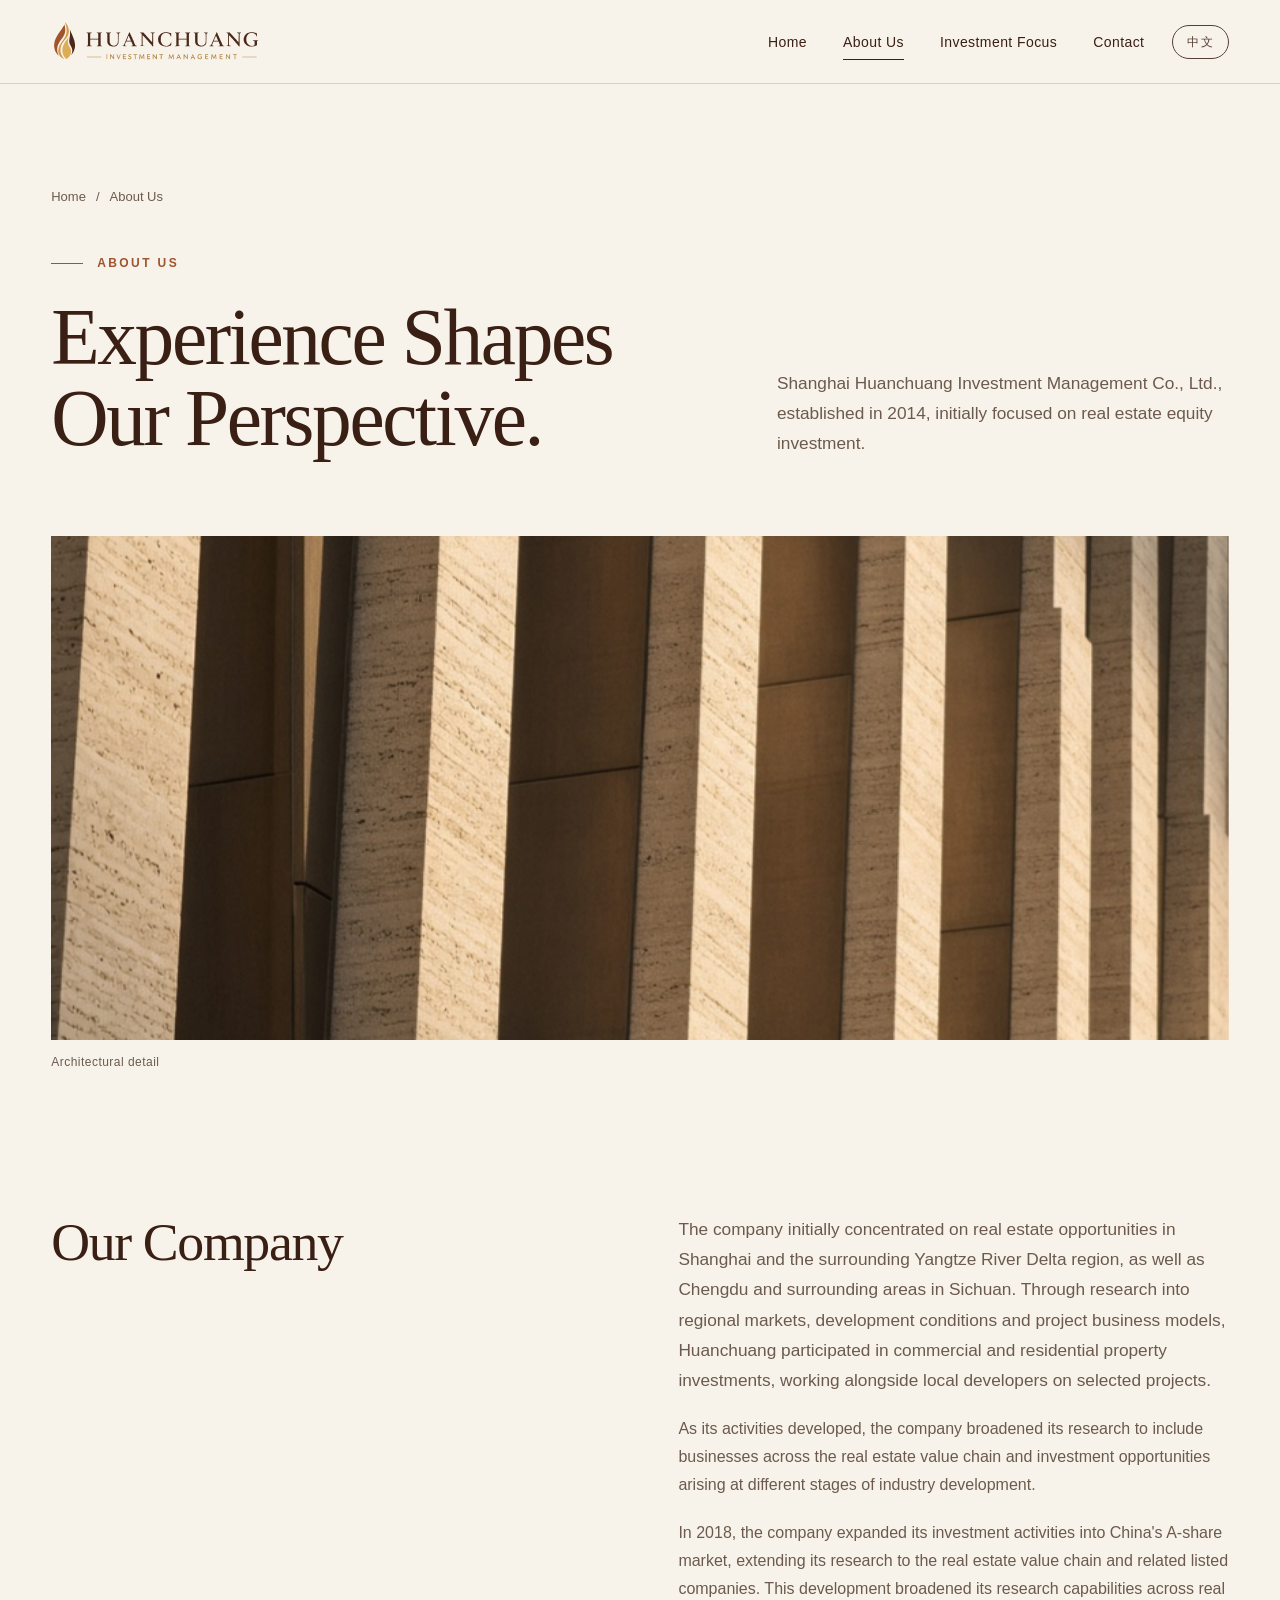
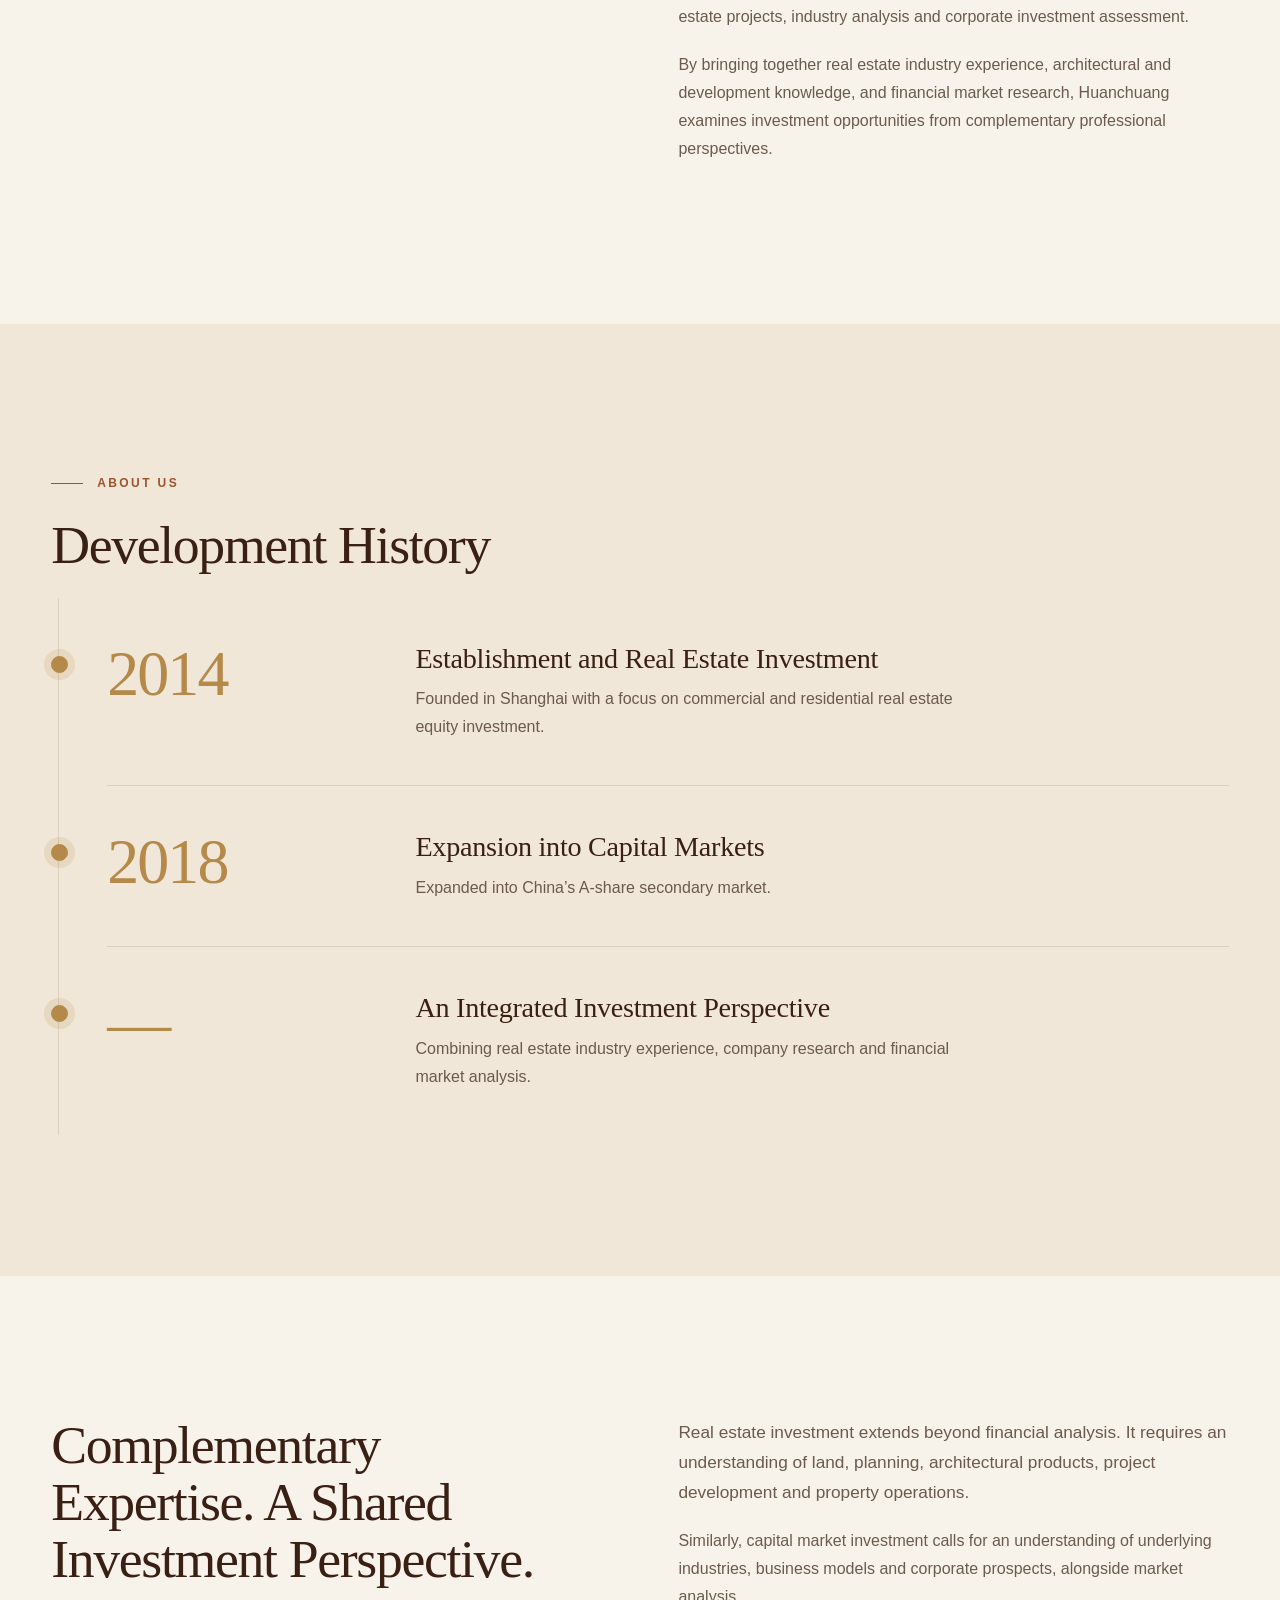
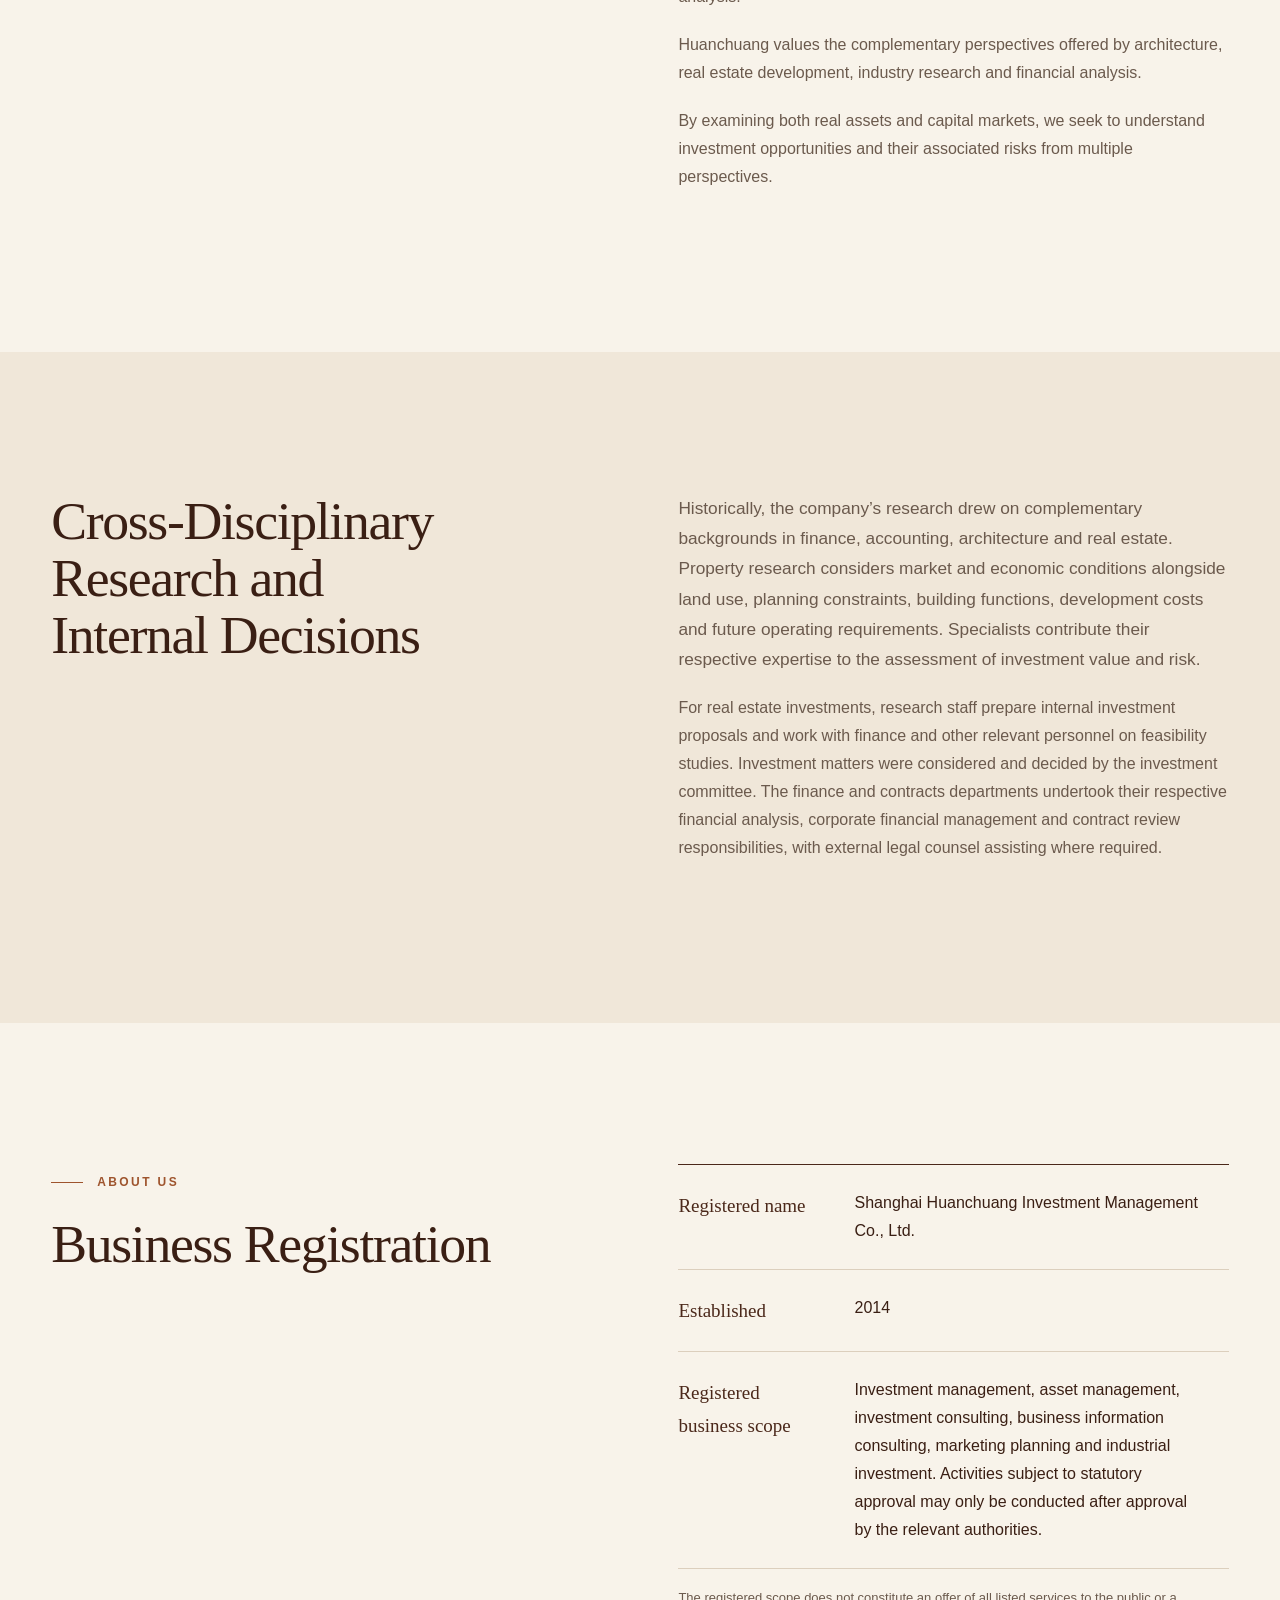
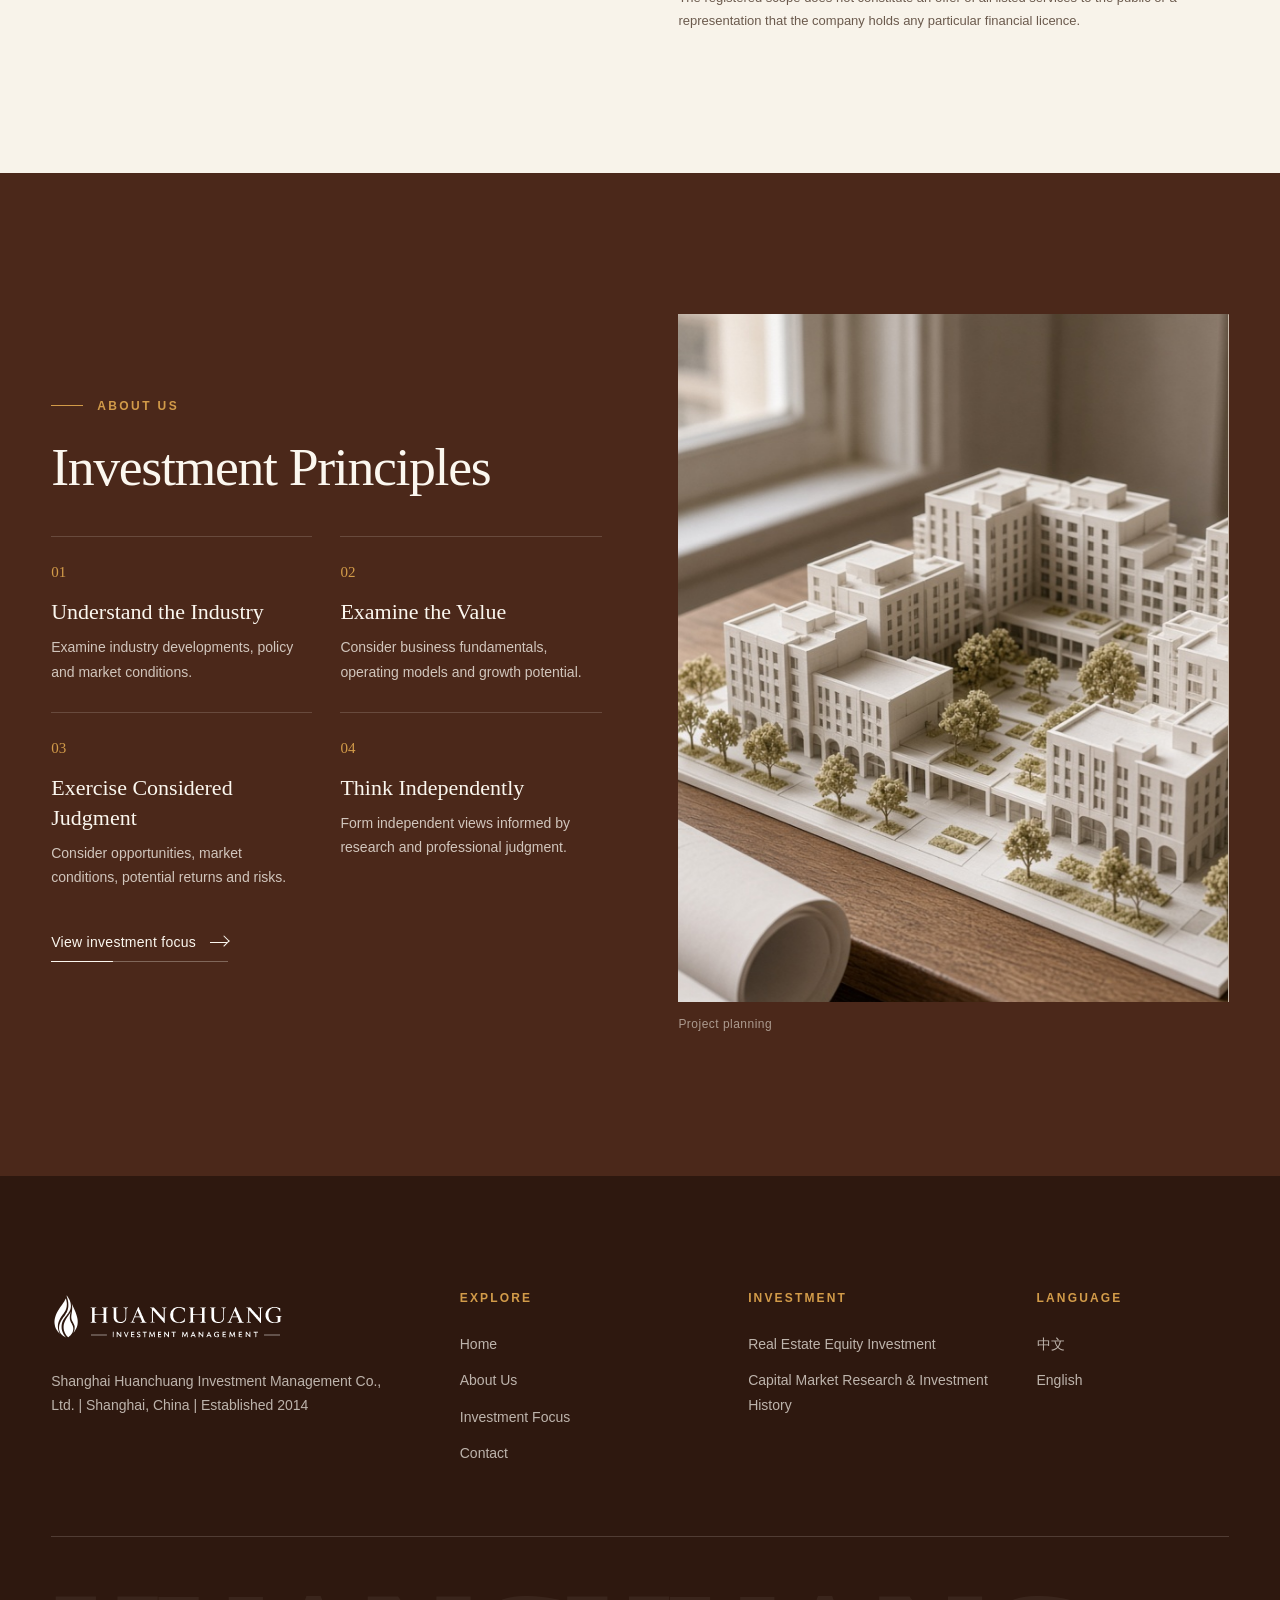
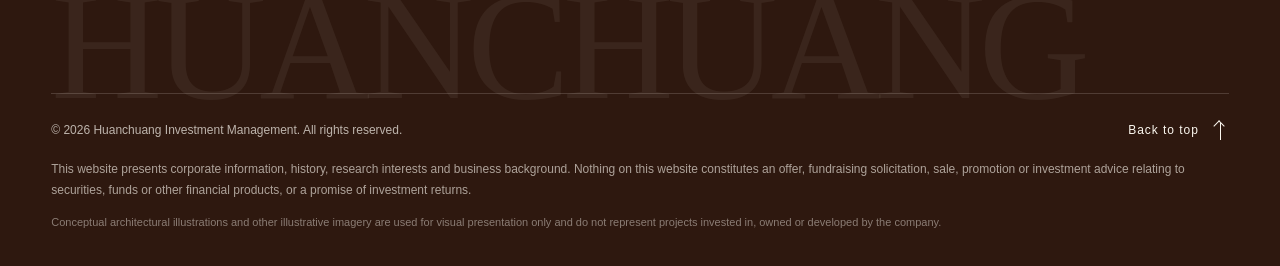
<file: en/about.html>
<!DOCTYPE html>
<html lang="en">
<head>
  <meta charset="utf-8">
  <meta name="viewport" content="width=device-width, initial-scale=1, viewport-fit=cover">
  <title>HUANCHUANG | Corporate Website</title>
  <meta name="description" content="Established in Shanghai in 2014, Huanchuang Investment Management has a history of real estate equity investment and investment in China’s A-share market, with regional experience in Shanghai and Sichuan and research interests across the real estate value chain.">
  <meta name="theme-color" content="#4B281A">
  <meta property="og:type" content="website">
  <meta property="og:title" content="HUANCHUANG | Corporate Website">
  <meta property="og:description" content="Established in Shanghai in 2014, Huanchuang Investment Management has a history of real estate equity investment and investment in China’s A-share market, with regional experience in Shanghai and Sichuan and research interests across the real estate value chain.">
  <meta property="og:image" content="../assets/media/hero-shanghai.jpg">
  <link rel="alternate" hreflang="zh-CN" href="../zh/about.html">
  <link rel="alternate" hreflang="en" href="../en/about.html">
  <link rel="icon" href="../01_Logos/favicon.ico">
  <link rel="apple-touch-icon" href="../01_Logos/favicon_180.png">
  <link rel="stylesheet" href="../assets/styles.css">
  <script>document.documentElement.classList.add("js")</script>
</head>
<body>
  <div class="progress" aria-hidden="true"></div>
  <a class="skip" href="#main">Skip to content</a>
  <header class="site-header">
    <div class="wrap bar">
      <a class="brand" href="index.html" aria-label="Huanchuang home">
        <img class="logo-dark" src="../01_Logos/HUANCHUANG_horizontal_color.svg" width="1260" height="285" alt="Huanchuang Investment Management">
        <img class="logo-light" src="../01_Logos/HUANCHUANG_horizontal_white.svg" width="1260" height="285" alt="" aria-hidden="true">
      </a>
      <nav class="nav" aria-label="Main navigation">
        <div class="nav-links" id="navigation">
          <a href="index.html" style="--i:0">Home</a>
          <a href="about.html" style="--i:1" aria-current="page">About Us</a>
          <a href="investment.html" style="--i:2">Investment Focus</a>
          <a href="contact.html" style="--i:3">Contact</a>
        </div>
      </nav>
      <a class="lang-switch" href="../zh/about.html" hreflang="zh-CN" lang="zh-CN">中文</a>
      <button type="button" class="menu-btn" aria-controls="navigation" aria-expanded="false" data-label-open="Close" data-label-closed="Menu"><span class="menu-label">Menu</span><span class="bars" aria-hidden="true"><i></i><i></i></span></button>
    </div>
  </header>
  <main id="main">
    <section class="page-hero">
      <div class="wrap">
        <nav class="crumbs hero-fade" aria-label="Breadcrumb"><a href="index.html">Home</a><span aria-hidden="true">/</span><span aria-current="page">About Us</span></nav>
        <div class="page-hero-grid">
          <div>
            <p class="eyebrow hero-fade" style="--d:.1s">About Us</p>
            <h1 class="split-lines"><span class="line"><span style="--i:0">Experience Shapes Our Perspective.</span></span></h1>
          </div>
          <p class="lead hero-fade" style="--d:.6s">Shanghai Huanchuang Investment Management Co., Ltd., established in 2014, initially focused on real estate equity investment.</p>
        </div>
      </div>
      <figure class="wrap page-hero-media hero-fade" style="--d:.45s">
        <div class="frame"><img data-parallax="50" src="../assets/media/facade-detail.jpg" width="1024" height="768" alt="Concept illustration of an architectural facade"></div>
        <figcaption>Architectural detail</figcaption>
      </figure>
    </section>

    <section class="section">
      <div class="wrap split split--top">
        <h2 class="reveal">Our Company</h2>
        <div class="reveal" style="--d:.15s">
          <p class="lead">The company initially concentrated on real estate opportunities in Shanghai and the surrounding Yangtze River Delta region, as well as Chengdu and surrounding areas in Sichuan. Through research into regional markets, development conditions and project business models, Huanchuang participated in commercial and residential property investments, working alongside local developers on selected projects.</p>
          <p class="muted">As its activities developed, the company broadened its research to include businesses across the real estate value chain and investment opportunities arising at different stages of industry development.</p>
          <p class="muted">In 2018, the company expanded its investment activities into China's A-share market, extending its research to the real estate value chain and related listed companies. This development broadened its research capabilities across real estate projects, industry analysis and corporate investment assessment.</p>
          <p class="muted">By bringing together real estate industry experience, architectural and development knowledge, and financial market research, Huanchuang examines investment opportunities from complementary professional perspectives.</p>
        </div>
      </div>
    </section>

    <section class="section section--alt">
      <div class="wrap">
        <div class="reveal">
          <p class="eyebrow">About Us</p>
          <h2>Development History</h2>
        </div>
        <div class="timeline">
          <div class="tl-item">
            <div class="tl-year">2014</div>
            <div><h3>Establishment and Real Estate Investment</h3><p>Founded in Shanghai with a focus on commercial and residential real estate equity investment.</p></div>
          </div>
          <div class="tl-item">
            <div class="tl-year">2018</div>
            <div><h3>Expansion into Capital Markets</h3><p>Expanded into China’s A-share secondary market.</p></div>
          </div>
          <div class="tl-item">
            <div class="tl-year tl-year--mark" aria-hidden="true">—</div>
            <div><h3>An Integrated Investment Perspective</h3><p>Combining real estate industry experience, company research and financial market analysis.</p></div>
          </div>
        </div>
      </div>
    </section>

    <section class="section">
      <div class="wrap split split--top">
        <h2 class="reveal">Complementary Expertise. A Shared Investment Perspective.</h2>
        <div class="reveal" style="--d:.15s">
          <p class="lead">Real estate investment extends beyond financial analysis. It requires an understanding of land, planning, architectural products, project development and property operations.</p>
          <p class="muted">Similarly, capital market investment calls for an understanding of underlying industries, business models and corporate prospects, alongside market analysis.</p>
          <p class="muted">Huanchuang values the complementary perspectives offered by architecture, real estate development, industry research and financial analysis.</p>
          <p class="muted">By examining both real assets and capital markets, we seek to understand investment opportunities and their associated risks from multiple perspectives.</p>
        </div>
      </div>
    </section>

    <section class="section section--alt">
      <div class="wrap split split--top">
        <h2 class="reveal">Cross-Disciplinary Research and Internal Decisions</h2>
        <div class="reveal" style="--d:.15s">
          <p class="lead">Historically, the company’s research drew on complementary backgrounds in finance, accounting, architecture and real estate. Property research considers market and economic conditions alongside land use, planning constraints, building functions, development costs and future operating requirements. Specialists contribute their respective expertise to the assessment of investment value and risk.</p>
          <p class="muted">For real estate investments, research staff prepare internal investment proposals and work with finance and other relevant personnel on feasibility studies. Investment matters were considered and decided by the investment committee. The finance and contracts departments undertook their respective financial analysis, corporate financial management and contract review responsibilities, with external legal counsel assisting where required.</p>
        </div>
      </div>
    </section>

    <section class="section">
      <div class="wrap split split--top">
        <div class="facts-head reveal">
          <p class="eyebrow">About Us</p>
          <h2>Business Registration</h2>
        </div>
        <div class="reveal" style="--d:.15s">
          <div class="table-wrap">
            <table class="data-table data-table--facts">
              <caption class="sr-only">Business registration</caption>
              <tbody data-stagger>
                <tr><th scope="row">Registered name</th><td>Shanghai Huanchuang Investment Management Co., Ltd.</td></tr>
                <tr><th scope="row">Established</th><td>2014</td></tr>
                <tr><th scope="row">Registered business scope</th><td>Investment management, asset management, investment consulting, business information consulting, marketing planning and industrial investment. Activities subject to statutory approval may only be conducted after approval by the relevant authorities.</td></tr>
              </tbody>
            </table>
          </div>
          <p class="table-note">The registered scope does not constitute an offer of all listed services to the public or a representation that the company holds any particular financial licence.</p>
        </div>
      </div>
    </section>

    <section class="section dark">
      <div class="wrap split">
        <div class="reveal">
          <p class="eyebrow">About Us</p>
          <h2>Investment Principles</h2>
          <div class="pillars" data-stagger>
            <div class="pillar"><span>01</span><b>Understand the Industry</b><p>Examine industry developments, policy and market conditions.</p></div>
            <div class="pillar"><span>02</span><b>Examine the Value</b><p>Consider business fundamentals, operating models and growth potential.</p></div>
            <div class="pillar"><span>03</span><b>Exercise Considered Judgment</b><p>Consider opportunities, market conditions, potential returns and risks.</p></div>
            <div class="pillar"><span>04</span><b>Think Independently</b><p>Form independent views informed by research and professional judgment.</p></div>
          </div>
          <a class="textlink textlink--light" href="investment.html">View investment focus<span class="arrow" aria-hidden="true"></span></a>
        </div>
        <figure class="reveal" style="--d:.2s; margin:0">
          <div class="media-tall img-reveal"><img data-parallax="50" src="../assets/media/planning-model.jpg" width="1024" height="768" alt="Concept illustration of a planning model" loading="lazy" decoding="async"></div>
          <figcaption class="media-caption">Project planning</figcaption>
        </figure>
      </div>
    </section>
  </main>
  <footer class="site-footer">
    <div class="wrap">
      <div class="footer-top">
        <div class="footer-brand">
          <img src="../01_Logos/HUANCHUANG_horizontal_white.svg" width="1260" height="285" alt="Huanchuang Investment Management" loading="lazy">
          <p>Shanghai Huanchuang Investment Management Co., Ltd. | Shanghai, China | Established 2014</p>
        </div>
        <div class="footer-col">
          <p class="footer-title">Explore</p>
          <a href="index.html">Home</a><a href="about.html">About Us</a><a href="investment.html">Investment Focus</a><a href="contact.html">Contact</a>
        </div>
        <div class="footer-col">
          <p class="footer-title">Investment</p>
          <a href="investment.html#real-estate">Real Estate Equity Investment</a><a href="investment.html#a-shares">Capital Market Research &amp; Investment History</a>
        </div>
        <div class="footer-col">
          <p class="footer-title">Language</p>
          <a href="../zh/about.html" lang="zh-CN" hreflang="zh-CN">中文</a><a href="../en/about.html" lang="en" hreflang="en">English</a>
        </div>
      </div>
      <p class="footer-mark" aria-hidden="true">HUANCHUANG</p>
      <div class="footer-base">
        <span>© 2026 Huanchuang Investment Management. All rights reserved.</span>
        <button type="button" class="to-top" data-top>Back to top<span class="arrow arrow--up" aria-hidden="true"></span></button>
      </div>
      <p class="footer-legal">This website presents corporate information, history, research interests and business background. Nothing on this website constitutes an offer, fundraising solicitation, sale, promotion or investment advice relating to securities, funds or other financial products, or a promise of investment returns.</p>
      <p class="footer-media">Conceptual architectural illustrations and other illustrative imagery are used for visual presentation only and do not represent projects invested in, owned or developed by the company.</p>
    </div>
  </footer>
  <script src="../assets/site.js" defer></script>
</body>
</html>
</file>
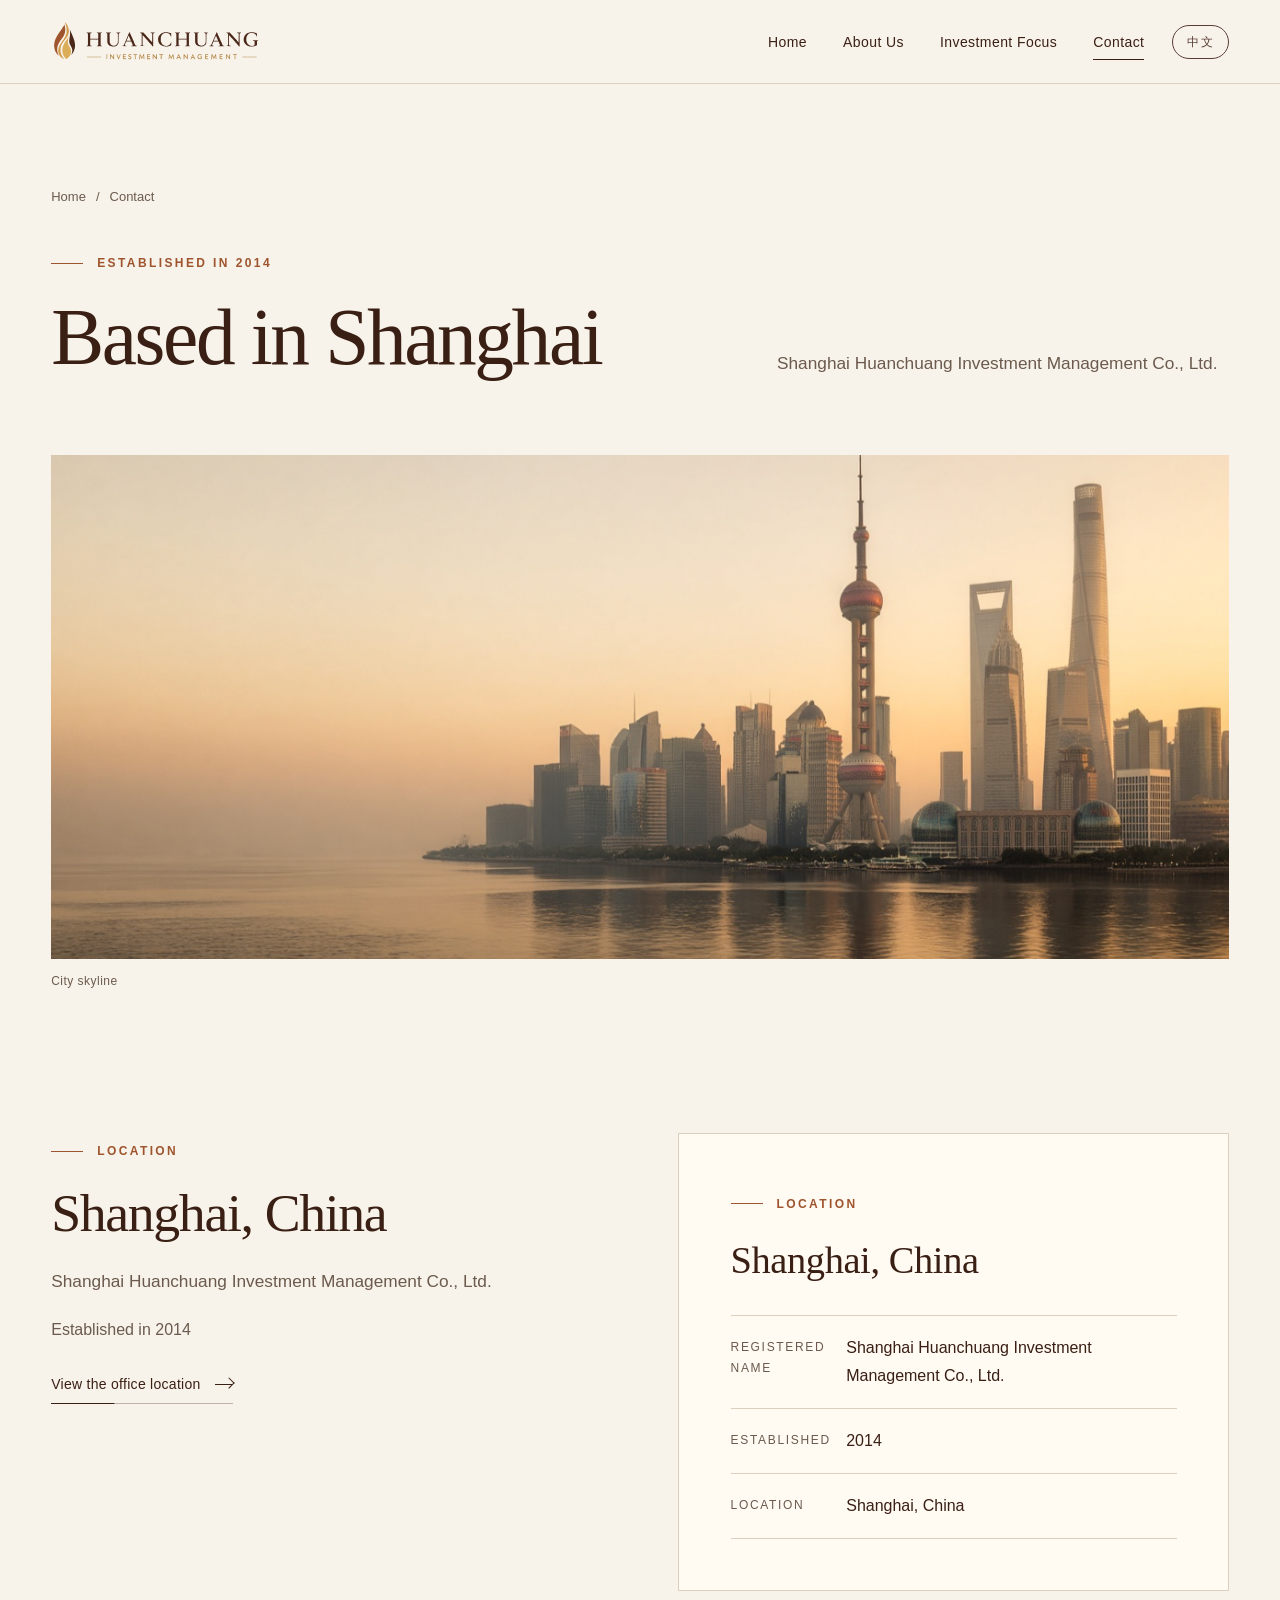
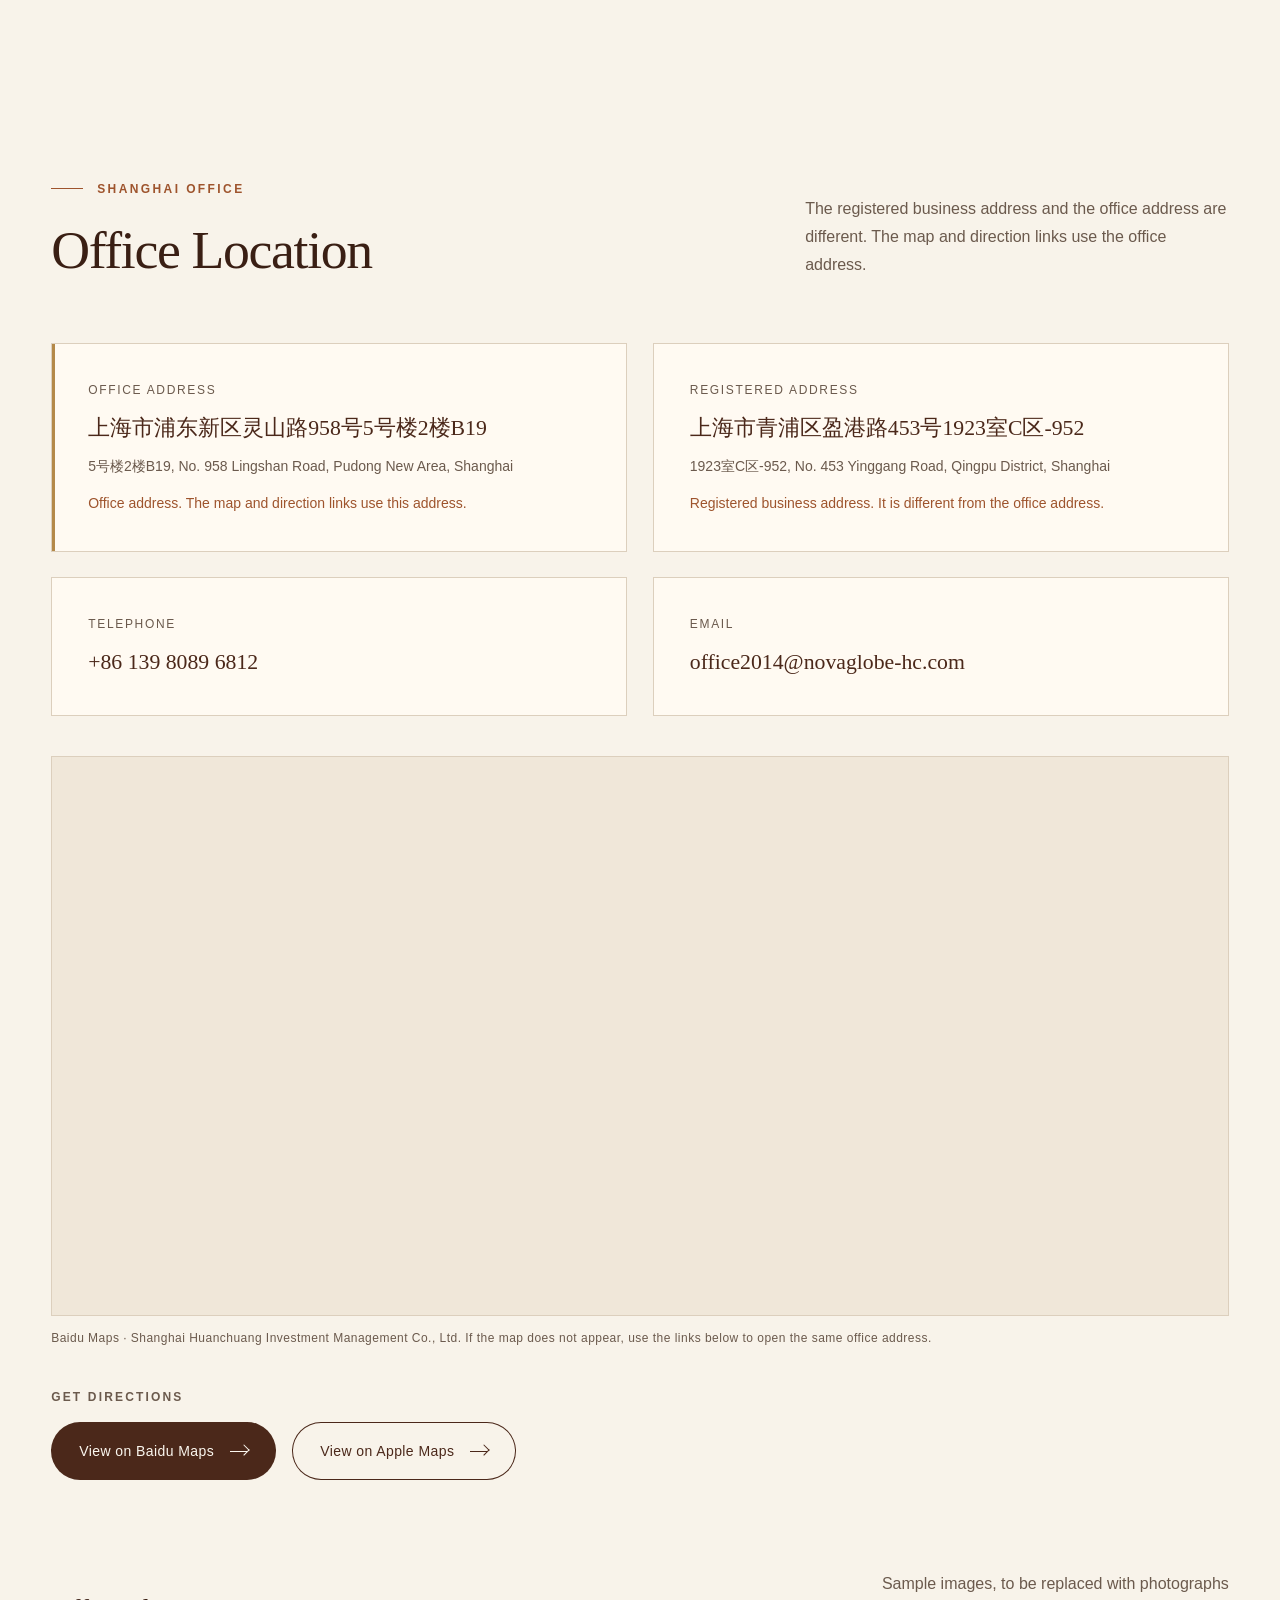
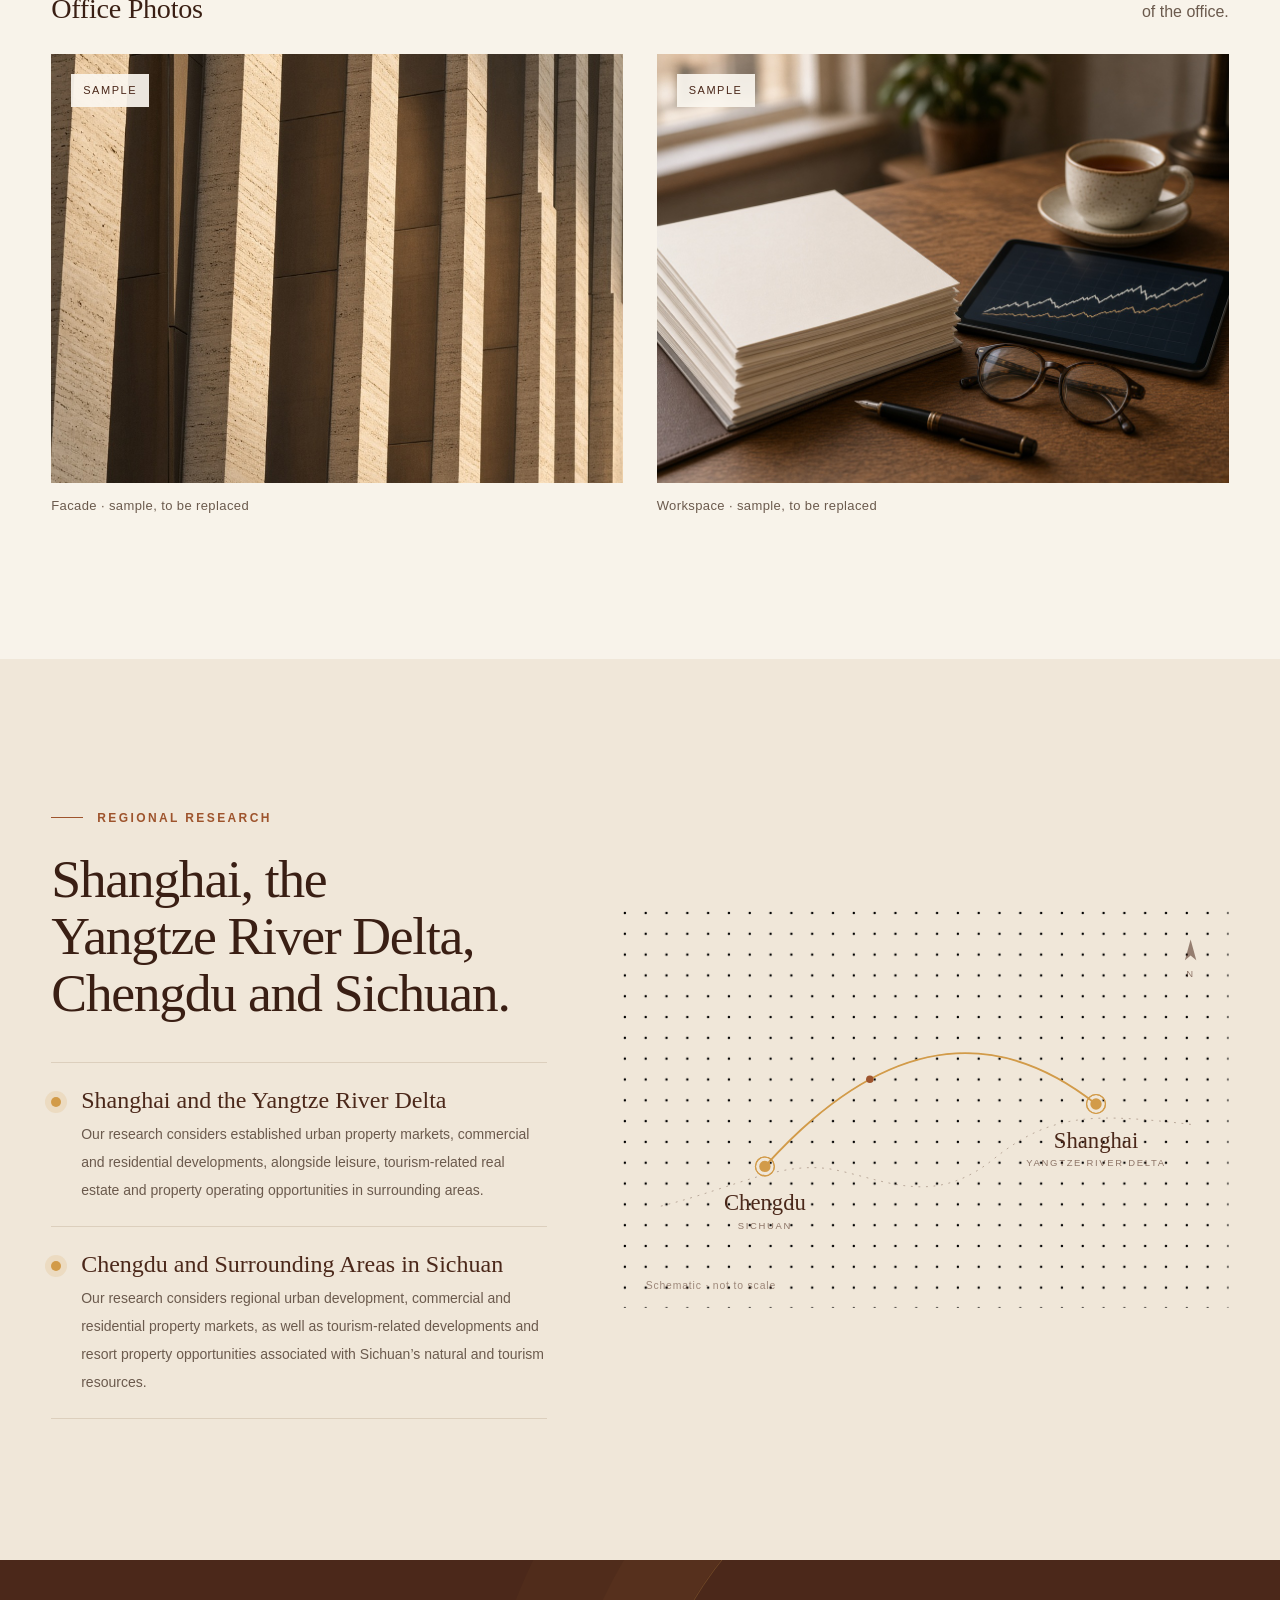
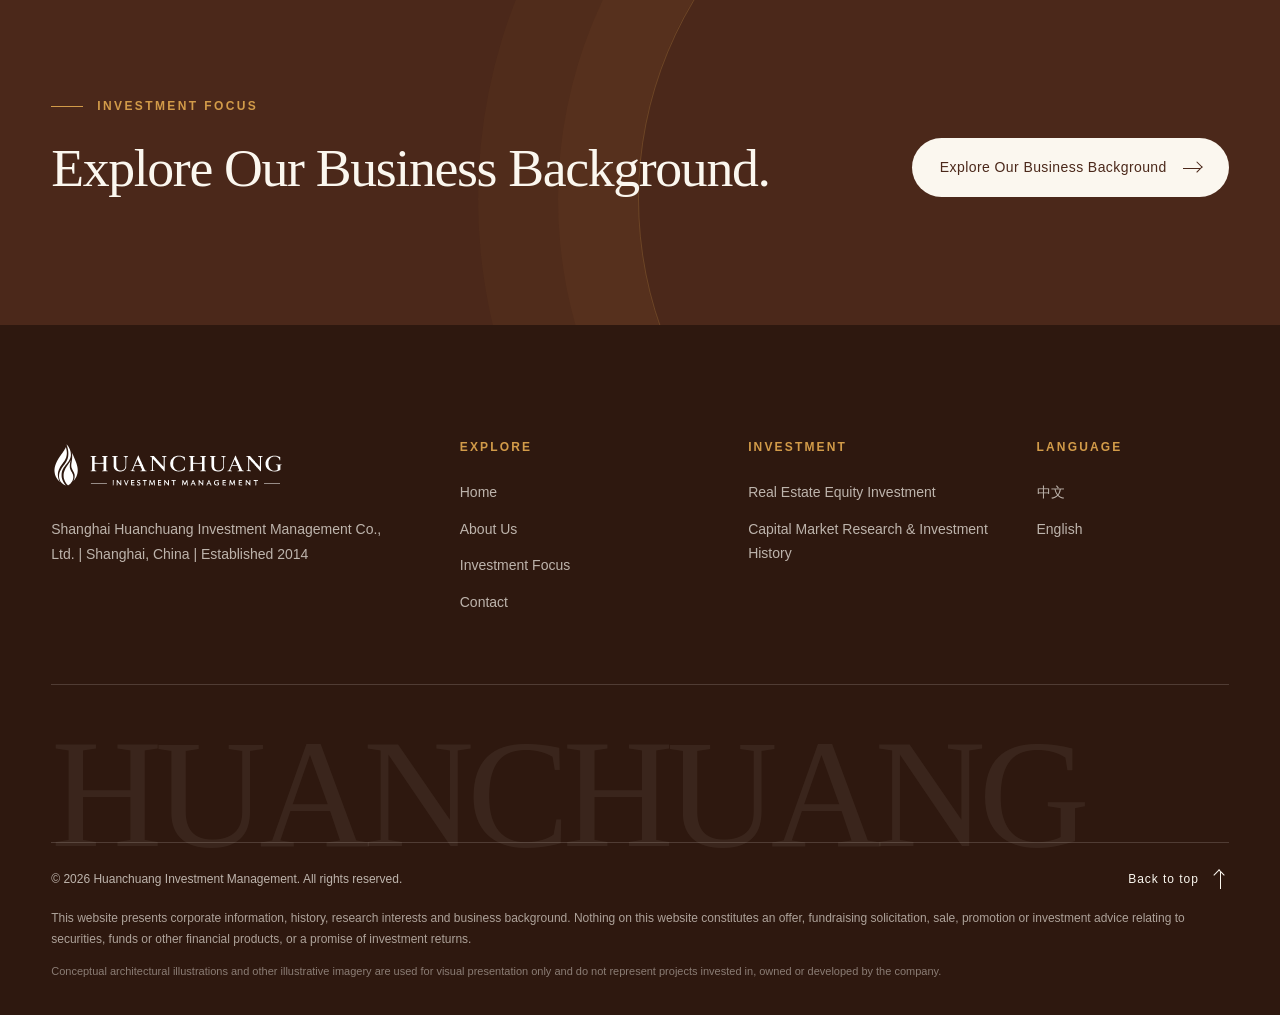
<file: en/contact.html>
<!DOCTYPE html>
<html lang="en">
<head>
  <meta charset="utf-8">
  <meta name="viewport" content="width=device-width, initial-scale=1, viewport-fit=cover">
  <title>HUANCHUANG | Corporate Website</title>
  <meta name="description" content="Established in Shanghai in 2014, Huanchuang Investment Management has a history of real estate equity investment and investment in China’s A-share market, with regional experience in Shanghai and Sichuan and research interests across the real estate value chain.">
  <meta name="theme-color" content="#4B281A">
  <meta property="og:type" content="website">
  <meta property="og:title" content="HUANCHUANG | Corporate Website">
  <meta property="og:description" content="Established in Shanghai in 2014, Huanchuang Investment Management has a history of real estate equity investment and investment in China’s A-share market, with regional experience in Shanghai and Sichuan and research interests across the real estate value chain.">
  <meta property="og:image" content="../assets/media/hero-shanghai.jpg">
  <link rel="alternate" hreflang="zh-CN" href="../zh/contact.html">
  <link rel="alternate" hreflang="en" href="../en/contact.html">
  <link rel="icon" href="../01_Logos/favicon.ico">
  <link rel="apple-touch-icon" href="../01_Logos/favicon_180.png">
  <link rel="stylesheet" href="../assets/styles.css">
  <script>document.documentElement.classList.add("js")</script>
</head>
<body>
  <div class="progress" aria-hidden="true"></div>
  <a class="skip" href="#main">Skip to content</a>
  <header class="site-header">
    <div class="wrap bar">
      <a class="brand" href="index.html" aria-label="Huanchuang home">
        <img class="logo-dark" src="../01_Logos/HUANCHUANG_horizontal_color.svg" width="1260" height="285" alt="Huanchuang Investment Management">
        <img class="logo-light" src="../01_Logos/HUANCHUANG_horizontal_white.svg" width="1260" height="285" alt="" aria-hidden="true">
      </a>
      <nav class="nav" aria-label="Main navigation">
        <div class="nav-links" id="navigation">
          <a href="index.html" style="--i:0">Home</a>
          <a href="about.html" style="--i:1">About Us</a>
          <a href="investment.html" style="--i:2">Investment Focus</a>
          <a href="contact.html" style="--i:3" aria-current="page">Contact</a>
        </div>
      </nav>
      <a class="lang-switch" href="../zh/contact.html" hreflang="zh-CN" lang="zh-CN">中文</a>
      <button type="button" class="menu-btn" aria-controls="navigation" aria-expanded="false" data-label-open="Close" data-label-closed="Menu"><span class="menu-label">Menu</span><span class="bars" aria-hidden="true"><i></i><i></i></span></button>
    </div>
  </header>
  <main id="main">
    <section class="page-hero">
      <div class="wrap">
        <nav class="crumbs hero-fade" aria-label="Breadcrumb"><a href="index.html">Home</a><span aria-hidden="true">/</span><span aria-current="page">Contact</span></nav>
        <div class="page-hero-grid">
          <div>
            <p class="eyebrow hero-fade" style="--d:.1s">Established in 2014</p>
            <h1 class="split-lines"><span class="line"><span style="--i:0">Based in Shanghai</span></span></h1>
          </div>
          <p class="lead hero-fade" style="--d:.6s">Shanghai Huanchuang Investment Management Co., Ltd.</p>
        </div>
      </div>
      <figure class="wrap page-hero-media hero-fade" style="--d:.45s">
        <div class="frame"><img data-parallax="50" src="../assets/media/hero-shanghai.jpg" width="1024" height="768" alt="Concept illustration of the Shanghai skyline"></div>
        <figcaption>City skyline</figcaption>
      </figure>
    </section>

    <section class="section">
      <div class="wrap split split--top">
        <div class="reveal">
          <p class="eyebrow">Location</p>
          <h2>Shanghai, China</h2>
          <p class="lead">Shanghai Huanchuang Investment Management Co., Ltd.</p>
          <p class="muted">Established in 2014</p>
          <a class="textlink" href="#office">View the office location<span class="arrow" aria-hidden="true"></span></a>
        </div>
        <div class="contact-card reveal" style="--d:.15s">
          <p class="eyebrow">Location</p>
          <h3>Shanghai, China</h3>
          <dl>
              <dt>Registered name</dt><dd>Shanghai Huanchuang Investment Management Co., Ltd.</dd>
              <dt>Established</dt><dd>2014</dd>
              <dt>Location</dt><dd>Shanghai, China</dd>
          </dl>
        </div>
      </div>
    </section>

    <section class="section section--office" id="office">
      <div class="wrap">
        <div class="section-head reveal">
          <div>
            <p class="eyebrow">Shanghai Office</p>
            <h2>Office Location</h2>
          </div>
          <p>The registered business address and the office address are different. The map and direction links use the office address.</p>
        </div>
        <div class="office-fields reveal">
          <dl class="is-office">
            <dt>Office Address</dt>
            <dd>
              <span lang="zh-CN">上海市浦东新区灵山路958号<span class="addr-unit">5号楼2楼B19</span></span>
              <span class="addr-en"><span class="addr-unit">5号楼2楼B19</span>, No. 958 Lingshan Road, Pudong New Area, Shanghai</span>
              <span class="addr-note">Office address. The map and direction links use this address.</span>
            </dd>
          </dl>
          <dl>
            <dt>Registered Address</dt>
            <dd>
              <span lang="zh-CN">上海市青浦区盈港路453号<span class="addr-unit">1923室C区-952</span></span>
              <span class="addr-en"><span class="addr-unit">1923室C区-952</span>, No. 453 Yinggang Road, Qingpu District, Shanghai</span>
              <span class="addr-note">Registered business address. It is different from the office address.</span>
            </dd>
          </dl>
          <dl>
            <dt>Telephone</dt>
            <dd>+86&nbsp;139&nbsp;8089&nbsp;6812</dd>
          </dl>
          <dl>
            <dt>Email</dt>
            <dd>office2014@novaglobe-hc.com</dd>
          </dl>
        </div>
        <!-- Office pin: Ronghui 958, 2F, Building 5, No. 958 Lingshan Road. BD-09 31.238767,121.559691. WGS-84 31.234569,121.548988. -->
        <div class="office-map reveal">
          <iframe
            title="Baidu Map: Shanghai Huanchuang Investment Management Co., Ltd., 5号楼2楼B19, No. 958 Lingshan Road, Pudong New Area, Shanghai"
            src="https://map.baidu.com/?latlng=31.238767,121.559691&amp;title=%E4%B8%8A%E6%B5%B7%E5%AF%B0%E5%88%9B%E6%8A%95%E8%B5%84%E7%AE%A1%E7%90%86%E6%9C%89%E9%99%90%E5%85%AC%E5%8F%B8&amp;content=%E4%B8%8A%E6%B5%B7%E5%B8%82%E6%B5%A6%E4%B8%9C%E6%96%B0%E5%8C%BA%E7%81%B5%E5%B1%B1%E8%B7%AF958%E5%8F%B75%E5%8F%B7%E6%A5%BC2%E6%A5%BCB19&amp;autoOpen=true"
            loading="lazy"
            referrerpolicy="strict-origin-when-cross-origin"
            allowfullscreen></iframe>
        </div>
        <p class="media-caption reveal">Baidu Maps · Shanghai Huanchuang Investment Management Co., Ltd. If the map does not appear, use the links below to open the same office address.</p>
        <div class="office-actions reveal">
          <p class="steps-title">Get Directions</p>
          <div class="office-actions-row">
            <a class="btn" href="https://api.map.baidu.com/direction?origin=%E6%88%91%E7%9A%84%E4%BD%8D%E7%BD%AE&amp;destination=latlng%3A31.238767%2C121.559691%7Cname%3A%E4%B8%8A%E6%B5%B7%E5%AF%B0%E5%88%9B%E6%8A%95%E8%B5%84%E7%AE%A1%E7%90%86%E6%9C%89%E9%99%90%E5%85%AC%E5%8F%B8%20%E4%B8%8A%E6%B5%B7%E5%B8%82%E6%B5%A6%E4%B8%9C%E6%96%B0%E5%8C%BA%E7%81%B5%E5%B1%B1%E8%B7%AF958%E5%8F%B75%E5%8F%B7%E6%A5%BC2%E6%A5%BCB19&amp;mode=driving&amp;region=%E4%B8%8A%E6%B5%B7&amp;output=html&amp;coord_type=bd09ll&amp;src=webapp.huanchuang.website" target="_blank" rel="noopener noreferrer" aria-label="View the office address on Baidu Maps and get directions">View on Baidu Maps<span class="arrow" aria-hidden="true"></span></a>
            <a class="btn btn--line" href="https://maps.apple.com/?saddr=Current%20Location&amp;daddr=31.234569,121.548988&amp;dirflg=d&amp;q=Shanghai%20Huanchuang%20Investment%20Management%20Co.%2C%20Ltd.&amp;address=%E4%B8%8A%E6%B5%B7%E5%B8%82%E6%B5%A6%E4%B8%9C%E6%96%B0%E5%8C%BA%E7%81%B5%E5%B1%B1%E8%B7%AF958%E5%8F%B75%E5%8F%B7%E6%A5%BC2%E6%A5%BCB19" target="_blank" rel="noopener noreferrer" aria-label="View the office address on Apple Maps and get directions">View on Apple Maps<span class="arrow" aria-hidden="true"></span></a>
          </div>
        </div>
        <div class="office-photos reveal">
          <div class="office-photos-head">
            <h3>Office Photos</h3>
            <p>Sample images, to be replaced with photographs of the office.</p>
          </div>
          <div class="office-photo-grid">
            <figure>
              <div class="frame">
                <img src="../assets/media/facade-detail.jpg" width="864" height="1152" alt="Sample image of a building facade, not a photograph of the office" loading="lazy" decoding="async">
                <span class="feature-tag">Sample</span>
              </div>
              <figcaption>Facade · sample, to be replaced</figcaption>
            </figure>
            <figure>
              <div class="frame">
                <img src="../assets/media/research-desk.jpg" width="1152" height="864" alt="Sample image of a desk, not a photograph of the office" loading="lazy" decoding="async">
                <span class="feature-tag">Sample</span>
              </div>
              <figcaption>Workspace · sample, to be replaced</figcaption>
            </figure>
          </div>
        </div>
      </div>
    </section>

    <section class="section section--alt light-map">
      <div class="wrap region">
        <div class="reveal">
          <p class="eyebrow">Regional research</p>
          <h2>Shanghai, the Yangtze River Delta, Chengdu and Sichuan.</h2>
          <ul class="region-list" data-stagger>
            <li><span class="region-dot" aria-hidden="true"></span><div><b>Shanghai and the Yangtze River Delta</b><span>Our research considers established urban property markets, commercial and residential developments, alongside leisure, tourism-related real estate and property operating opportunities in surrounding areas.</span></div></li>
            <li><span class="region-dot" aria-hidden="true"></span><div><b>Chengdu and Surrounding Areas in Sichuan</b><span>Our research considers regional urban development, commercial and residential property markets, as well as tourism-related developments and resort property opportunities associated with Sichuan’s natural and tourism resources.</span></div></li>
          </ul>
        </div>
        <div class="reveal" style="--d:.2s">
        <svg class="map map-anim" viewBox="0 0 640 420" role="img" aria-labelledby="map-title">
          <title id="map-title">Schematic of regional research: Shanghai and the Yangtze River Delta, and Chengdu and surrounding areas in Sichuan</title>
          <defs>
            <pattern id="map-dots" width="22" height="22" patternUnits="userSpaceOnUse"><circle cx="2" cy="2" r="1.3"></circle></pattern>
          </defs>
          <g class="map-grid"><rect width="640" height="420" fill="url(#map-dots)"></rect></g>
          <path class="map-river" d="M40 312 C 120 292, 170 262, 226 274 S 330 312, 392 262 S 500 214, 604 226"></path>
          <path class="map-route-base" d="M150 270 Q 330 70 500 204"></path>
          <path class="map-route-draw" pathLength="1" d="M150 270 Q 330 70 500 204"></path>
          <circle class="map-traveller" r="4">
            <animateMotion dur="5.5s" repeatCount="indefinite" path="M150 270 Q 330 70 500 204"></animateMotion>
          </circle>
          <g class="map-node" transform="translate(150 270)">
            <circle class="pulse" r="10"></circle><circle class="pulse pulse--late" r="10"></circle><circle class="core" r="6"></circle>
            <text class="map-label" x="0" y="46" text-anchor="middle">Chengdu</text>
            <text class="map-sub" x="0" y="66" text-anchor="middle">SICHUAN</text>
          </g>
          <g class="map-node" transform="translate(500 204)">
            <circle class="pulse" r="10"></circle><circle class="pulse pulse--late" r="10"></circle><circle class="core" r="6"></circle>
            <text class="map-label" x="0" y="46" text-anchor="middle">Shanghai</text>
            <text class="map-sub" x="0" y="66" text-anchor="middle">YANGTZE RIVER DELTA</text>
          </g>
          <g class="map-compass" transform="translate(600 46)"><path d="M0 -16 L6 6 L0 1 L-6 6 Z"></path><text class="map-sub" x="0" y="24" text-anchor="middle">N</text></g>
          <text class="map-note" x="24" y="400">Schematic · not to scale</text>
        </svg>
        </div>
      </div>
    </section>

    <section class="cta dark">
      <div class="wrap cta-inner reveal">
        <div>
          <p class="eyebrow">Investment Focus</p>
          <h2>Explore Our Business Background.</h2>
        </div>
        <a class="btn btn--light" href="investment.html">Explore Our Business Background<span class="arrow" aria-hidden="true"></span></a>
      </div>
    </section>
  </main>
  <footer class="site-footer">
    <div class="wrap">
      <div class="footer-top">
        <div class="footer-brand">
          <img src="../01_Logos/HUANCHUANG_horizontal_white.svg" width="1260" height="285" alt="Huanchuang Investment Management" loading="lazy">
          <p>Shanghai Huanchuang Investment Management Co., Ltd. | Shanghai, China | Established 2014</p>
        </div>
        <div class="footer-col">
          <p class="footer-title">Explore</p>
          <a href="index.html">Home</a><a href="about.html">About Us</a><a href="investment.html">Investment Focus</a><a href="contact.html">Contact</a>
        </div>
        <div class="footer-col">
          <p class="footer-title">Investment</p>
          <a href="investment.html#real-estate">Real Estate Equity Investment</a><a href="investment.html#a-shares">Capital Market Research &amp; Investment History</a>
        </div>
        <div class="footer-col">
          <p class="footer-title">Language</p>
          <a href="../zh/contact.html" lang="zh-CN" hreflang="zh-CN">中文</a><a href="../en/contact.html" lang="en" hreflang="en">English</a>
        </div>
      </div>
      <p class="footer-mark" aria-hidden="true">HUANCHUANG</p>
      <div class="footer-base">
        <span>© 2026 Huanchuang Investment Management. All rights reserved.</span>
        <button type="button" class="to-top" data-top>Back to top<span class="arrow arrow--up" aria-hidden="true"></span></button>
      </div>
      <p class="footer-legal">This website presents corporate information, history, research interests and business background. Nothing on this website constitutes an offer, fundraising solicitation, sale, promotion or investment advice relating to securities, funds or other financial products, or a promise of investment returns.</p>
      <p class="footer-media">Conceptual architectural illustrations and other illustrative imagery are used for visual presentation only and do not represent projects invested in, owned or developed by the company.</p>
    </div>
  </footer>
  <script src="../assets/site.js" defer></script>
</body>
</html>
</file>
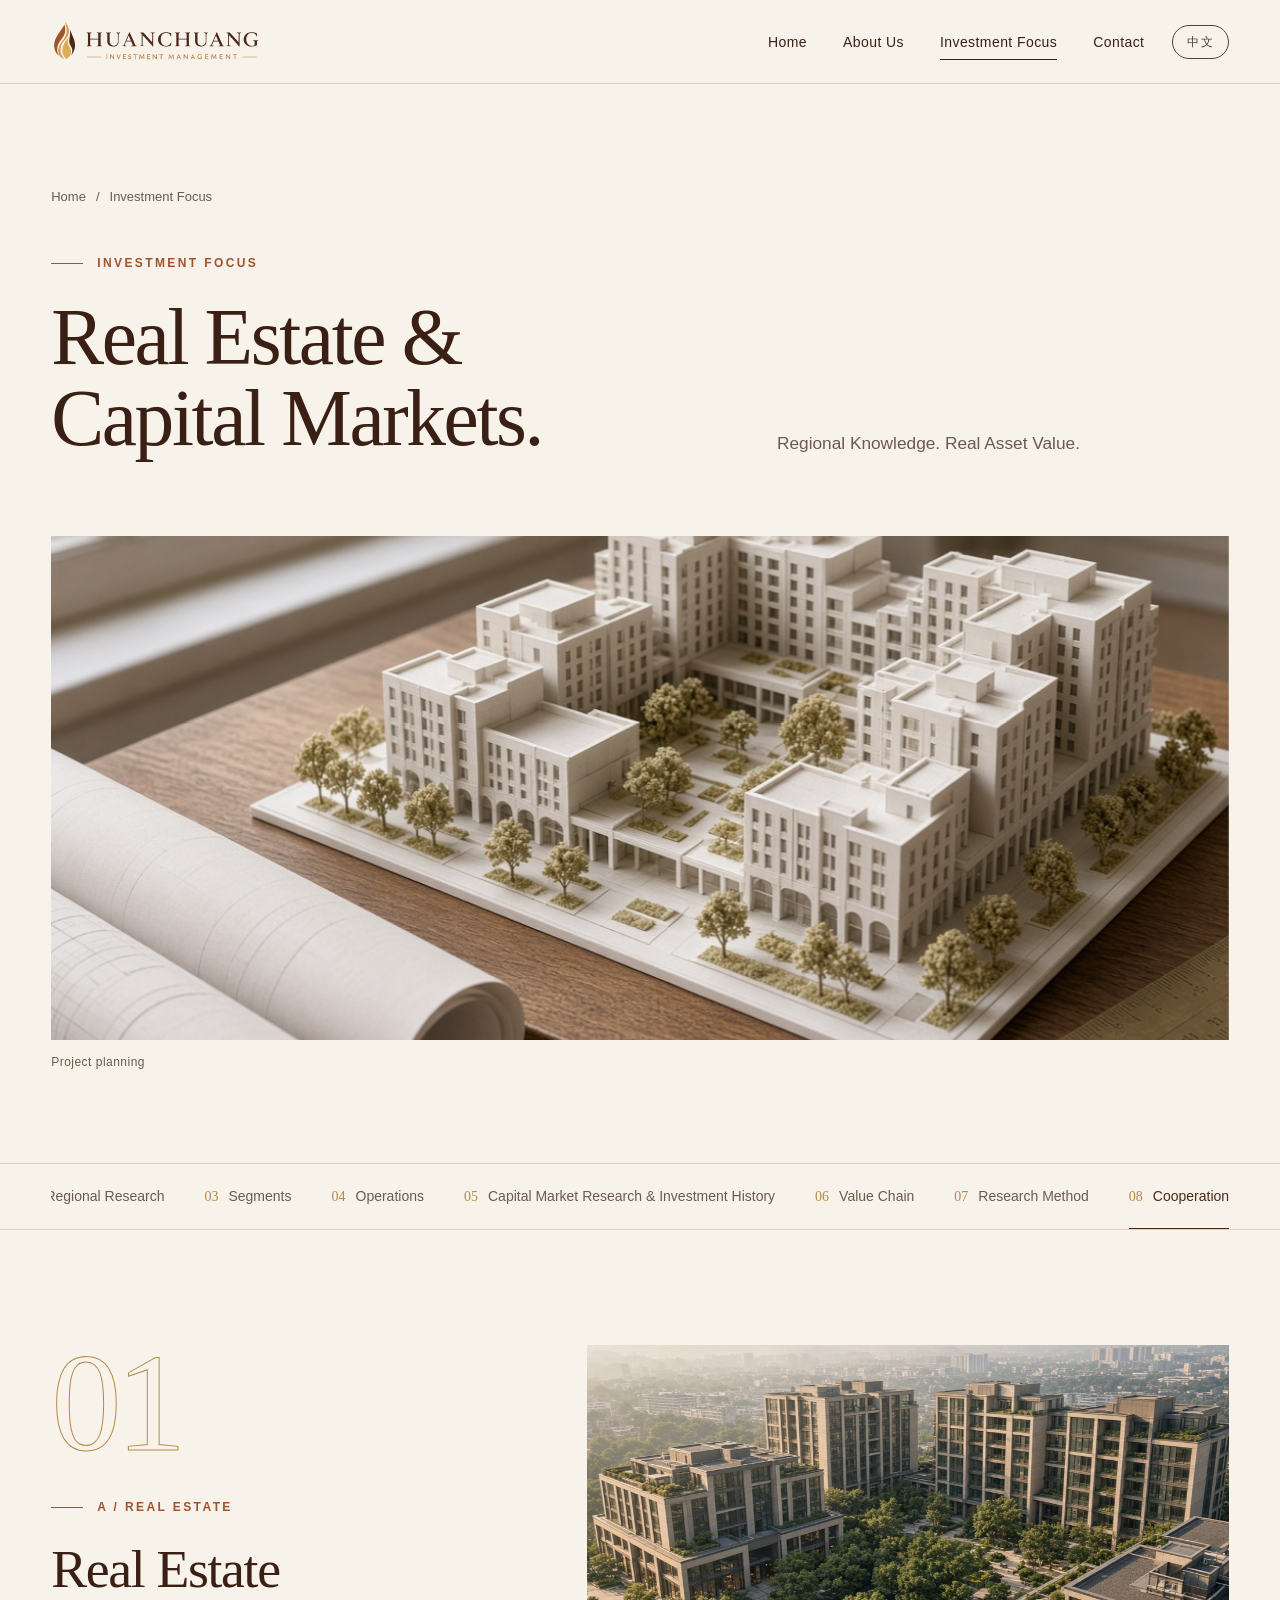
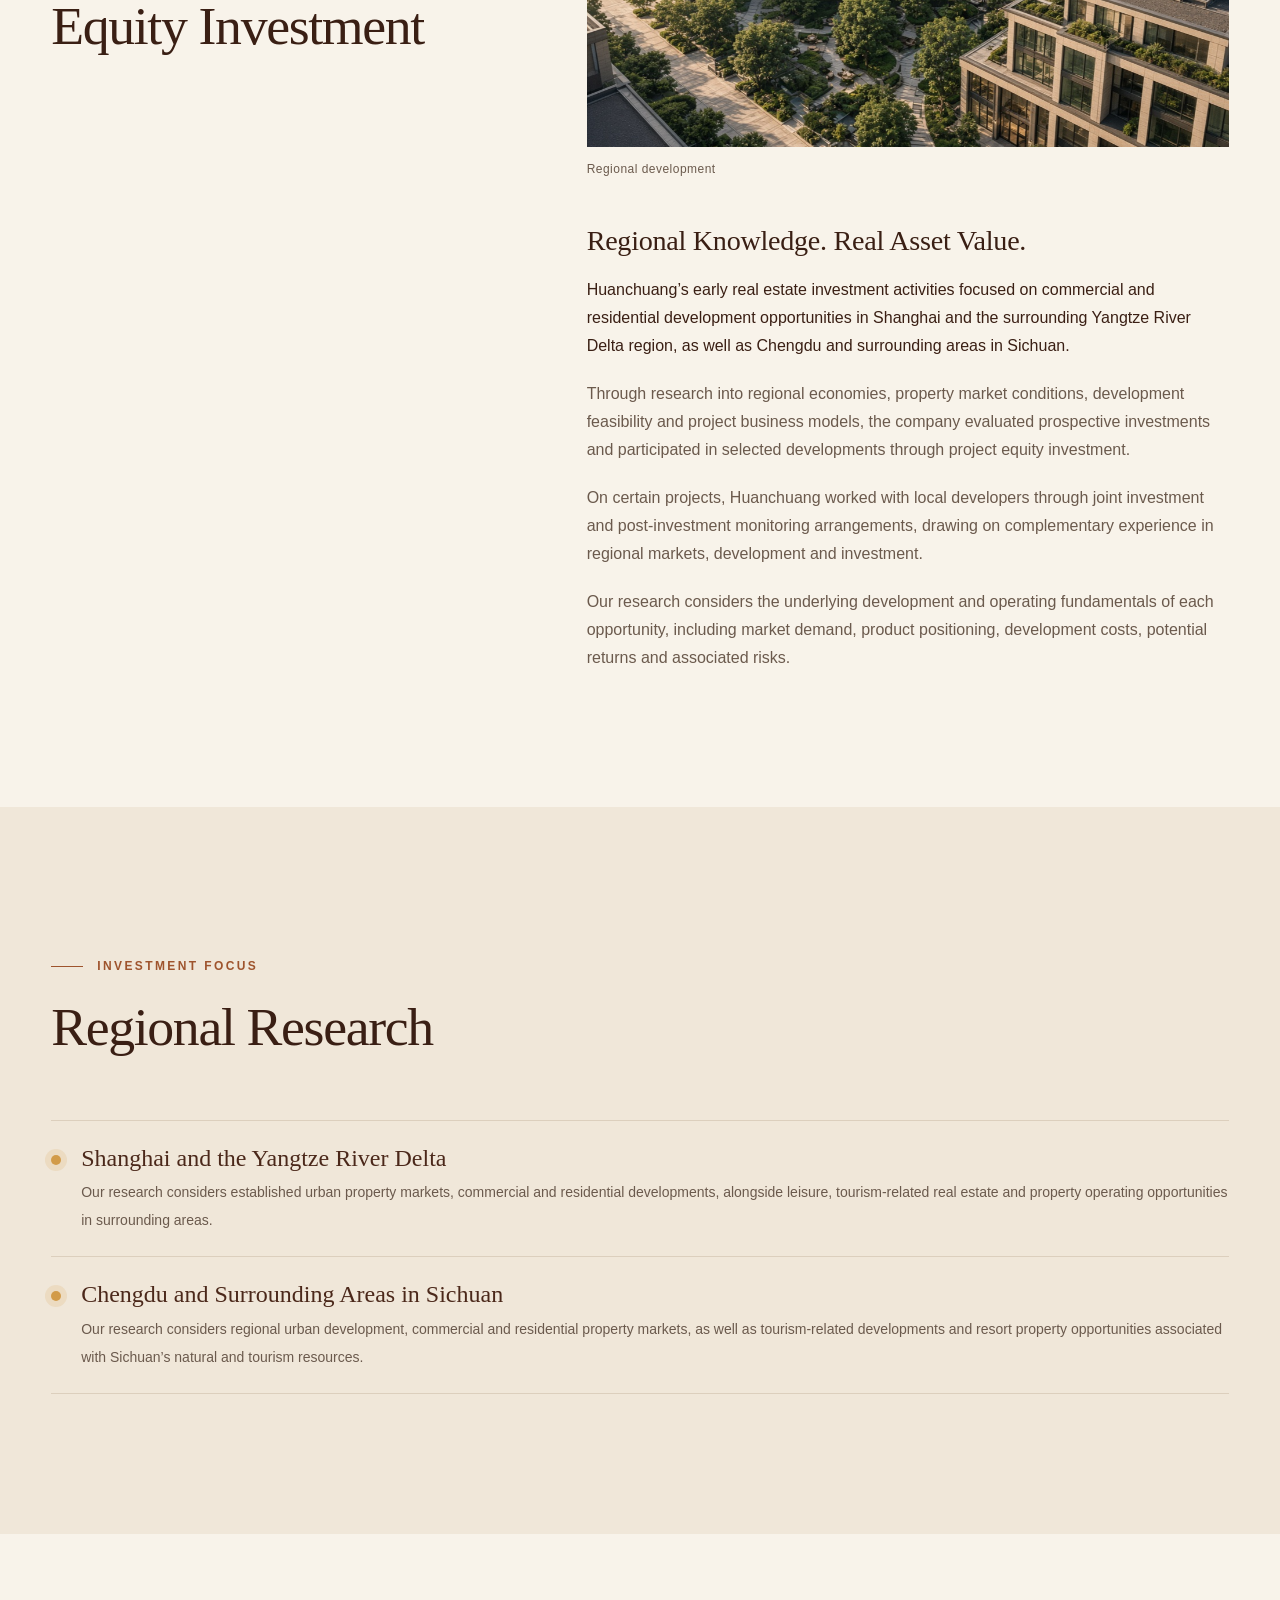
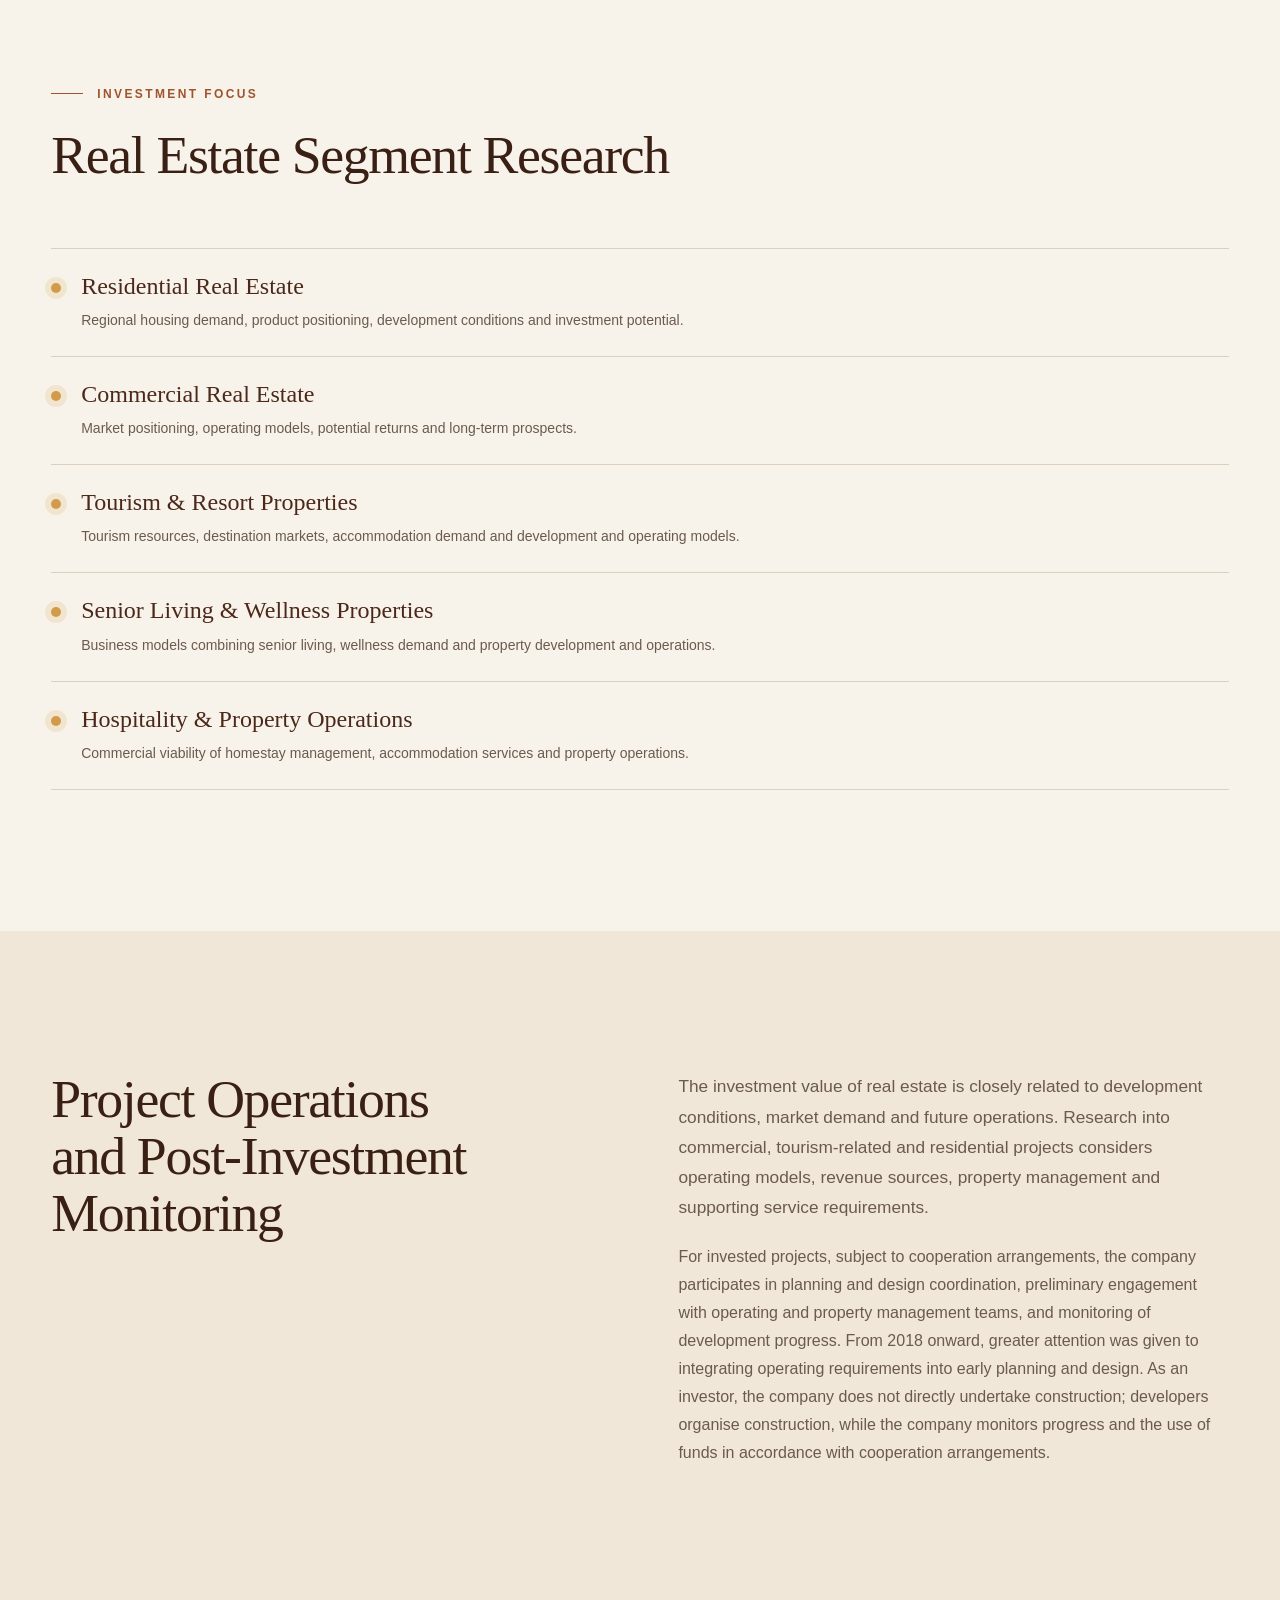
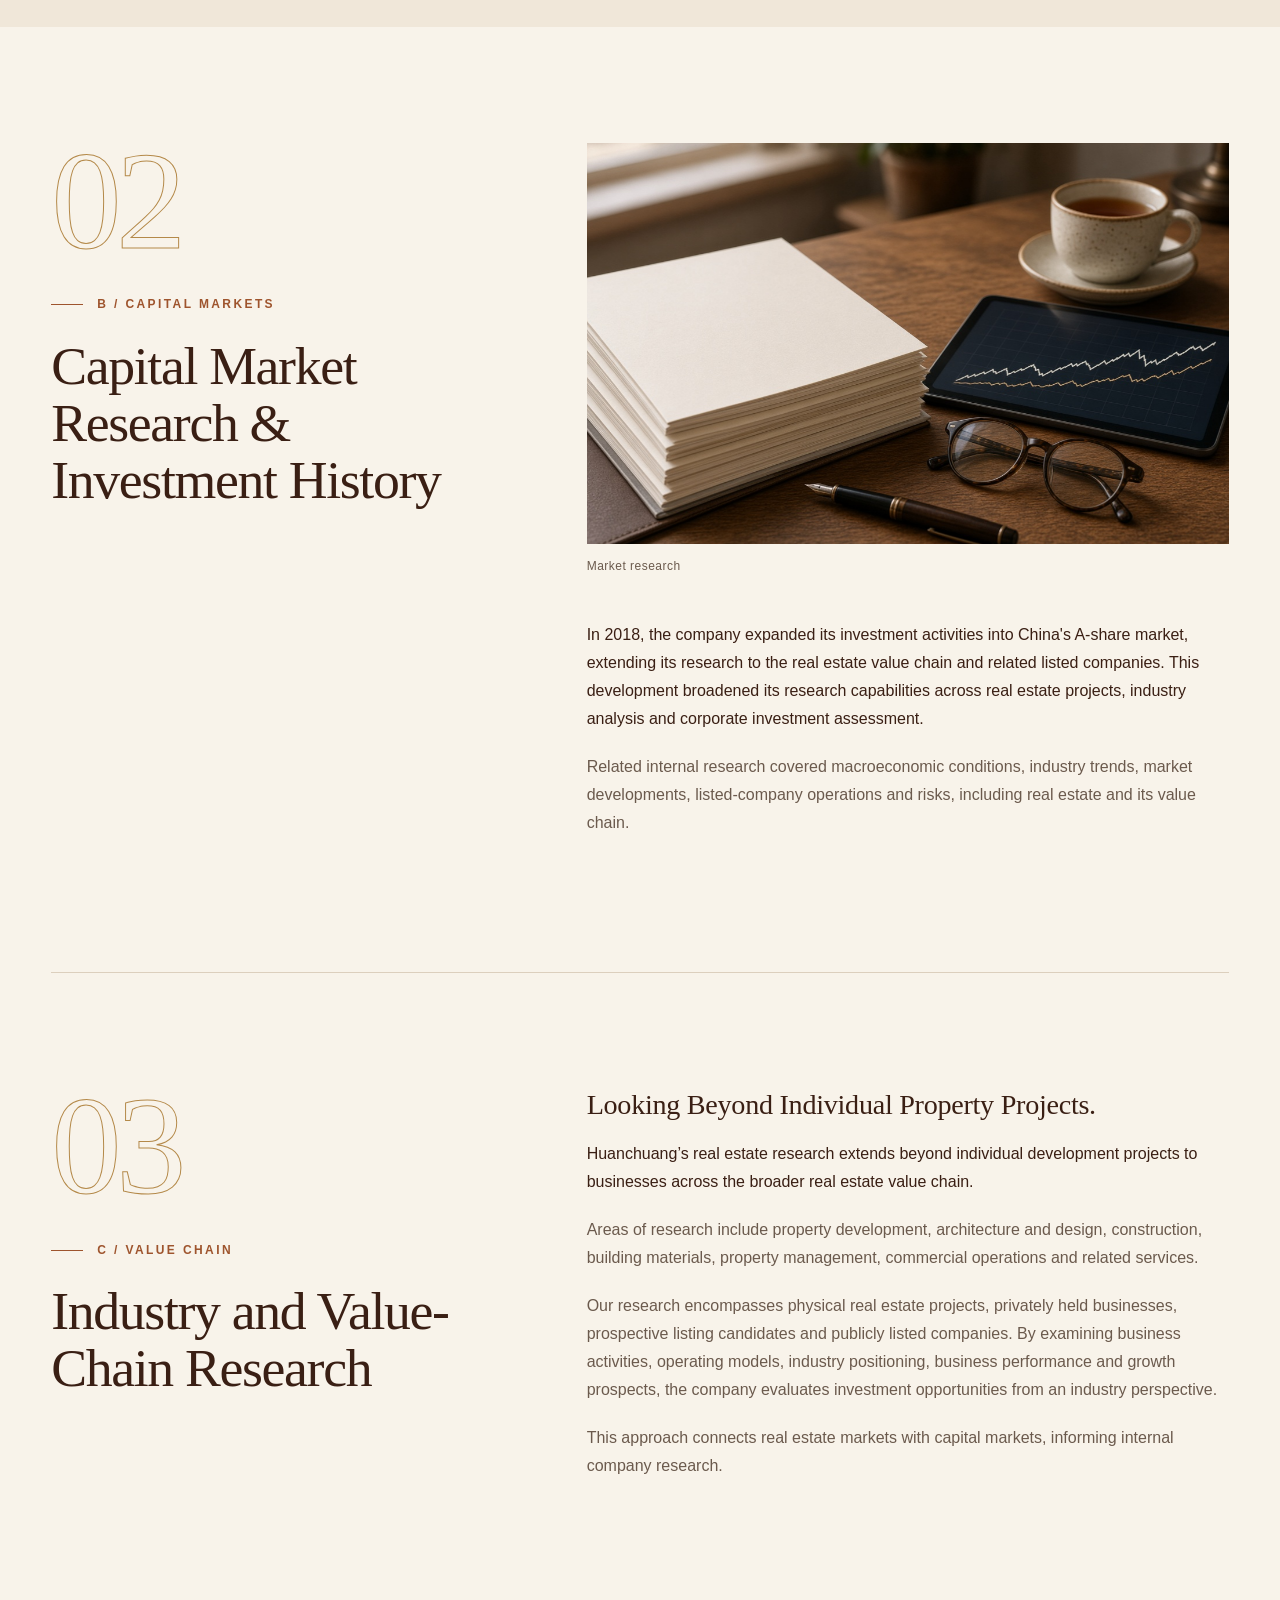
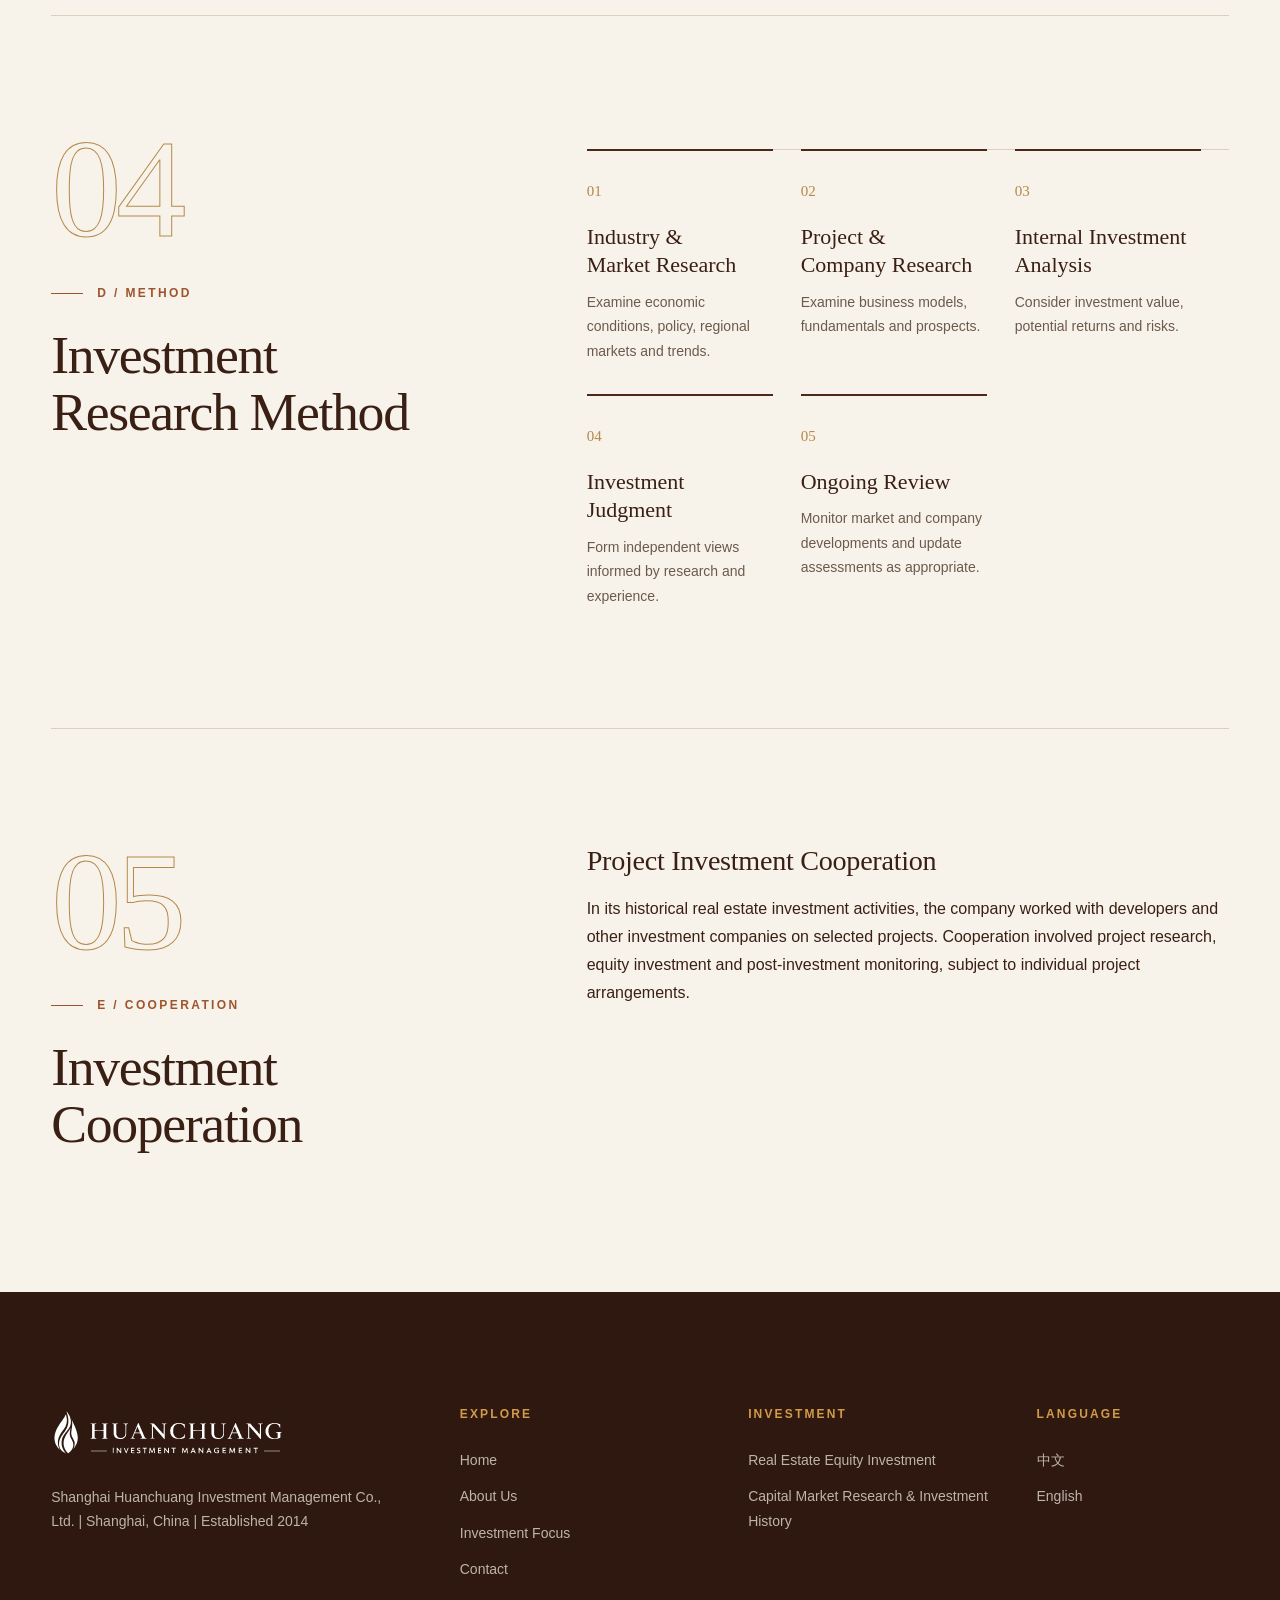
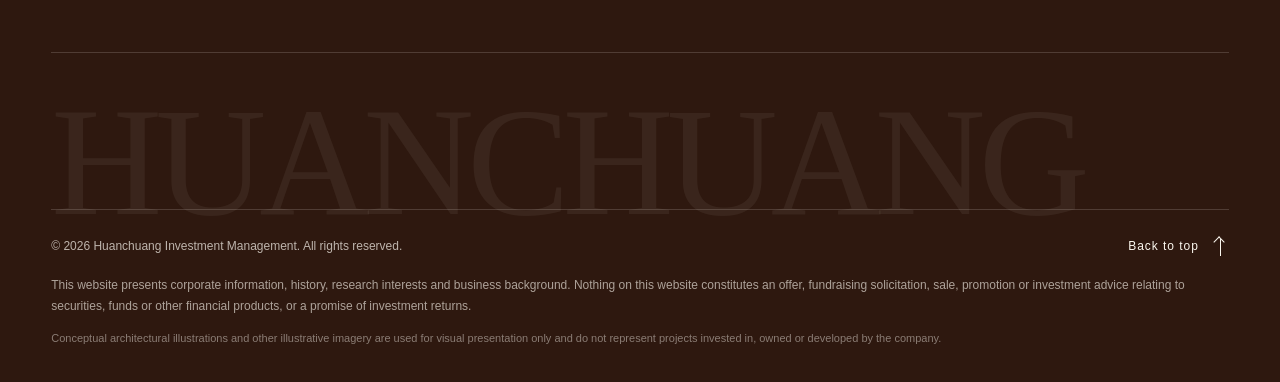
<file: en/investment.html>
<!DOCTYPE html>
<html lang="en">
<head>
  <meta charset="utf-8">
  <meta name="viewport" content="width=device-width, initial-scale=1, viewport-fit=cover">
  <title>HUANCHUANG | Corporate Website</title>
  <meta name="description" content="Established in Shanghai in 2014, Huanchuang Investment Management has a history of real estate equity investment and investment in China’s A-share market, with regional experience in Shanghai and Sichuan and research interests across the real estate value chain.">
  <meta name="theme-color" content="#4B281A">
  <meta property="og:type" content="website">
  <meta property="og:title" content="HUANCHUANG | Corporate Website">
  <meta property="og:description" content="Established in Shanghai in 2014, Huanchuang Investment Management has a history of real estate equity investment and investment in China’s A-share market, with regional experience in Shanghai and Sichuan and research interests across the real estate value chain.">
  <meta property="og:image" content="../assets/media/hero-shanghai.jpg">
  <link rel="alternate" hreflang="zh-CN" href="../zh/investment.html">
  <link rel="alternate" hreflang="en" href="../en/investment.html">
  <link rel="icon" href="../01_Logos/favicon.ico">
  <link rel="apple-touch-icon" href="../01_Logos/favicon_180.png">
  <link rel="stylesheet" href="../assets/styles.css">
  <script>document.documentElement.classList.add("js")</script>
</head>
<body>
  <div class="progress" aria-hidden="true"></div>
  <a class="skip" href="#main">Skip to content</a>
  <header class="site-header">
    <div class="wrap bar">
      <a class="brand" href="index.html" aria-label="Huanchuang home">
        <img class="logo-dark" src="../01_Logos/HUANCHUANG_horizontal_color.svg" width="1260" height="285" alt="Huanchuang Investment Management">
        <img class="logo-light" src="../01_Logos/HUANCHUANG_horizontal_white.svg" width="1260" height="285" alt="" aria-hidden="true">
      </a>
      <nav class="nav" aria-label="Main navigation">
        <div class="nav-links" id="navigation">
          <a href="index.html" style="--i:0">Home</a>
          <a href="about.html" style="--i:1">About Us</a>
          <a href="investment.html" style="--i:2" aria-current="page">Investment Focus</a>
          <a href="contact.html" style="--i:3">Contact</a>
        </div>
      </nav>
      <a class="lang-switch" href="../zh/investment.html" hreflang="zh-CN" lang="zh-CN">中文</a>
      <button type="button" class="menu-btn" aria-controls="navigation" aria-expanded="false" data-label-open="Close" data-label-closed="Menu"><span class="menu-label">Menu</span><span class="bars" aria-hidden="true"><i></i><i></i></span></button>
    </div>
  </header>
  <main id="main">
    <section class="page-hero">
      <div class="wrap">
        <nav class="crumbs hero-fade" aria-label="Breadcrumb"><a href="index.html">Home</a><span aria-hidden="true">/</span><span aria-current="page">Investment Focus</span></nav>
        <div class="page-hero-grid">
          <div>
            <p class="eyebrow hero-fade" style="--d:.1s">Investment Focus</p>
            <h1 class="split-lines"><span class="line"><span style="--i:0">Real Estate &amp; Capital Markets.</span></span></h1>
          </div>
          <p class="lead hero-fade" style="--d:.6s">Regional Knowledge. Real Asset Value.</p>
        </div>
      </div>
      <figure class="wrap page-hero-media hero-fade" style="--d:.45s">
        <div class="frame"><img data-parallax="50" src="../assets/media/planning-model.jpg" width="1024" height="768" alt="Concept illustration of a planning model"></div>
        <figcaption>Project planning</figcaption>
      </figure>
    </section>

    <nav class="subnav" aria-label="On this page">
      <div class="wrap">
        <a href="#real-estate"><span>01</span>Real Estate Equity</a>
        <a href="#regions"><span>02</span>Regional Research</a>
        <a href="#sectors"><span>03</span>Segments</a>
        <a href="#operations"><span>04</span>Operations</a>
        <a href="#a-shares"><span>05</span>Capital Market Research &amp; Investment History</a>
        <a href="#industry"><span>06</span>Value Chain</a>
        <a href="#method"><span>07</span>Research Method</a>
        <a href="#cooperation"><span>08</span>Cooperation</a>
      </div>
    </nav>

    <div class="wrap">
      <section class="detail" id="real-estate">
        <div class="detail-aside reveal">
          <span class="detail-num" aria-hidden="true">01</span>
          <p class="eyebrow">A / Real estate</p>
          <h2>Real Estate Equity Investment</h2>
        </div>
        <div>
          <figure class="detail-media reveal" style="margin:0 0 44px">
            <div class="media-wide img-reveal"><img data-parallax="40" src="../assets/media/realestate-aerial.jpg" width="1024" height="768" alt="Concept illustration of a residential and commercial development" loading="lazy" decoding="async"></div>
            <figcaption class="media-caption">Regional development</figcaption>
          </figure>
          <div class="reveal">
            <h3>Regional Knowledge. Real Asset Value.</h3>
            <p>Huanchuang’s early real estate investment activities focused on commercial and residential development opportunities in Shanghai and the surrounding Yangtze River Delta region, as well as Chengdu and surrounding areas in Sichuan.</p>
            <p class="muted">Through research into regional economies, property market conditions, development feasibility and project business models, the company evaluated prospective investments and participated in selected developments through project equity investment.</p>
            <p class="muted">On certain projects, Huanchuang worked with local developers through joint investment and post-investment monitoring arrangements, drawing on complementary experience in regional markets, development and investment.</p>
            <p class="muted">Our research considers the underlying development and operating fundamentals of each opportunity, including market demand, product positioning, development costs, potential returns and associated risks.</p>
          </div>
        </div>
      </section>
    </div>

    <section class="section section--alt light-map" id="regions">
      <div class="wrap">
        <div class="section-head reveal">
          <div><p class="eyebrow">Investment Focus</p><h2>Regional Research</h2></div>
        </div>
        <ul class="region-list reveal" data-stagger>
          <li><span class="region-dot" aria-hidden="true"></span><div><b>Shanghai and the Yangtze River Delta</b><span>Our research considers established urban property markets, commercial and residential developments, alongside leisure, tourism-related real estate and property operating opportunities in surrounding areas.</span></div></li>
          <li><span class="region-dot" aria-hidden="true"></span><div><b>Chengdu and Surrounding Areas in Sichuan</b><span>Our research considers regional urban development, commercial and residential property markets, as well as tourism-related developments and resort property opportunities associated with Sichuan’s natural and tourism resources.</span></div></li>
        </ul>
      </div>
    </section>

    <section class="section light-map" id="sectors">
      <div class="wrap">
        <div class="section-head reveal">
          <div><p class="eyebrow">Investment Focus</p><h2>Real Estate Segment Research</h2></div>
        </div>
        <ul class="region-list reveal" data-stagger>
          <li><span class="region-dot" aria-hidden="true"></span><div><b>Residential Real Estate</b><span>Regional housing demand, product positioning, development conditions and investment potential.</span></div></li>
          <li><span class="region-dot" aria-hidden="true"></span><div><b>Commercial Real Estate</b><span>Market positioning, operating models, potential returns and long-term prospects.</span></div></li>
          <li><span class="region-dot" aria-hidden="true"></span><div><b>Tourism &amp; Resort Properties</b><span>Tourism resources, destination markets, accommodation demand and development and operating models.</span></div></li>
          <li><span class="region-dot" aria-hidden="true"></span><div><b>Senior Living &amp; Wellness Properties</b><span>Business models combining senior living, wellness demand and property development and operations.</span></div></li>
          <li><span class="region-dot" aria-hidden="true"></span><div><b>Hospitality &amp; Property Operations</b><span>Commercial viability of homestay management, accommodation services and property operations.</span></div></li>
        </ul>
      </div>
    </section>

    <section class="section section--alt" id="operations">
      <div class="wrap split split--top">
        <h2 class="reveal">Project Operations and Post-Investment Monitoring</h2>
        <div class="reveal" style="--d:.15s">
          <p class="lead">The investment value of real estate is closely related to development conditions, market demand and future operations. Research into commercial, tourism-related and residential projects considers operating models, revenue sources, property management and supporting service requirements.</p>
          <p class="muted">For invested projects, subject to cooperation arrangements, the company participates in planning and design coordination, preliminary engagement with operating and property management teams, and monitoring of development progress. From 2018 onward, greater attention was given to integrating operating requirements into early planning and design. As an investor, the company does not directly undertake construction; developers organise construction, while the company monitors progress and the use of funds in accordance with cooperation arrangements.</p>
        </div>
      </div>
    </section>

    <div class="wrap">
      <section class="detail" id="a-shares">
        <div class="detail-aside reveal">
          <span class="detail-num" aria-hidden="true">02</span>
          <p class="eyebrow">B / Capital markets</p>
          <h2>Capital Market Research &amp; Investment History</h2>
        </div>
        <div>
          <figure class="detail-media reveal" style="margin:0 0 44px">
            <div class="media-wide img-reveal"><img data-parallax="40" src="../assets/media/research-desk.jpg" width="1024" height="768" alt="Concept illustration of research work" loading="lazy" decoding="async"></div>
            <figcaption class="media-caption">Market research</figcaption>
          </figure>
          <div class="reveal">
            <p>In 2018, the company expanded its investment activities into China's A-share market, extending its research to the real estate value chain and related listed companies. This development broadened its research capabilities across real estate projects, industry analysis and corporate investment assessment.</p>
            <p class="muted">Related internal research covered macroeconomic conditions, industry trends, market developments, listed-company operations and risks, including real estate and its value chain.</p>
          </div>
        </div>
      </section>

      <section class="detail" id="industry">
        <div class="detail-aside reveal">
          <span class="detail-num" aria-hidden="true">03</span>
          <p class="eyebrow">C / Value chain</p>
          <h2>Industry and Value-Chain Research</h2>
        </div>
        <div class="reveal">
          <h3>Looking Beyond Individual Property Projects.</h3>
          <p>Huanchuang’s real estate research extends beyond individual development projects to businesses across the broader real estate value chain.</p>
          <p class="muted">Areas of research include property development, architecture and design, construction, building materials, property management, commercial operations and related services.</p>
          <p class="muted">Our research encompasses physical real estate projects, privately held businesses, prospective listing candidates and publicly listed companies. By examining business activities, operating models, industry positioning, business performance and growth prospects, the company evaluates investment opportunities from an industry perspective.</p>
          <p class="muted">This approach connects real estate markets with capital markets, informing internal company research.</p>
        </div>
      </section>

      <section class="detail" id="method">
        <div class="detail-aside reveal">
          <span class="detail-num" aria-hidden="true">04</span>
          <p class="eyebrow">D / Method</p>
          <h2>Investment Research Method</h2>
        </div>
        <div>
          <ol class="steps reveal" data-stagger>
            <li><h4>Industry &amp; Market Research</h4><p>Examine economic conditions, policy, regional markets and trends.</p></li>
            <li><h4>Project &amp; Company Research</h4><p>Examine business models, fundamentals and prospects.</p></li>
            <li><h4>Internal Investment Analysis</h4><p>Consider investment value, potential returns and risks.</p></li>
            <li><h4>Investment Judgment</h4><p>Form independent views informed by research and experience.</p></li>
            <li><h4>Ongoing Review</h4><p>Monitor market and company developments and update assessments as appropriate.</p></li>
          </ol>
        </div>
      </section>

      <section class="detail" id="cooperation">
        <div class="detail-aside reveal">
          <span class="detail-num" aria-hidden="true">05</span>
          <p class="eyebrow">E / Cooperation</p>
          <h2>Investment Cooperation</h2>
        </div>
        <div class="reveal">
          <h3>Project Investment Cooperation</h3>
          <p>In its historical real estate investment activities, the company worked with developers and other investment companies on selected projects. Cooperation involved project research, equity investment and post-investment monitoring, subject to individual project arrangements.</p>
        </div>
      </section>
    </div>
  </main>
  <footer class="site-footer">
    <div class="wrap">
      <div class="footer-top">
        <div class="footer-brand">
          <img src="../01_Logos/HUANCHUANG_horizontal_white.svg" width="1260" height="285" alt="Huanchuang Investment Management" loading="lazy">
          <p>Shanghai Huanchuang Investment Management Co., Ltd. | Shanghai, China | Established 2014</p>
        </div>
        <div class="footer-col">
          <p class="footer-title">Explore</p>
          <a href="index.html">Home</a><a href="about.html">About Us</a><a href="investment.html">Investment Focus</a><a href="contact.html">Contact</a>
        </div>
        <div class="footer-col">
          <p class="footer-title">Investment</p>
          <a href="investment.html#real-estate">Real Estate Equity Investment</a><a href="investment.html#a-shares">Capital Market Research &amp; Investment History</a>
        </div>
        <div class="footer-col">
          <p class="footer-title">Language</p>
          <a href="../zh/investment.html" lang="zh-CN" hreflang="zh-CN">中文</a><a href="../en/investment.html" lang="en" hreflang="en">English</a>
        </div>
      </div>
      <p class="footer-mark" aria-hidden="true">HUANCHUANG</p>
      <div class="footer-base">
        <span>© 2026 Huanchuang Investment Management. All rights reserved.</span>
        <button type="button" class="to-top" data-top>Back to top<span class="arrow arrow--up" aria-hidden="true"></span></button>
      </div>
      <p class="footer-legal">This website presents corporate information, history, research interests and business background. Nothing on this website constitutes an offer, fundraising solicitation, sale, promotion or investment advice relating to securities, funds or other financial products, or a promise of investment returns.</p>
      <p class="footer-media">Conceptual architectural illustrations and other illustrative imagery are used for visual presentation only and do not represent projects invested in, owned or developed by the company.</p>
    </div>
  </footer>
  <script src="../assets/site.js" defer></script>
</body>
</html>
</file>
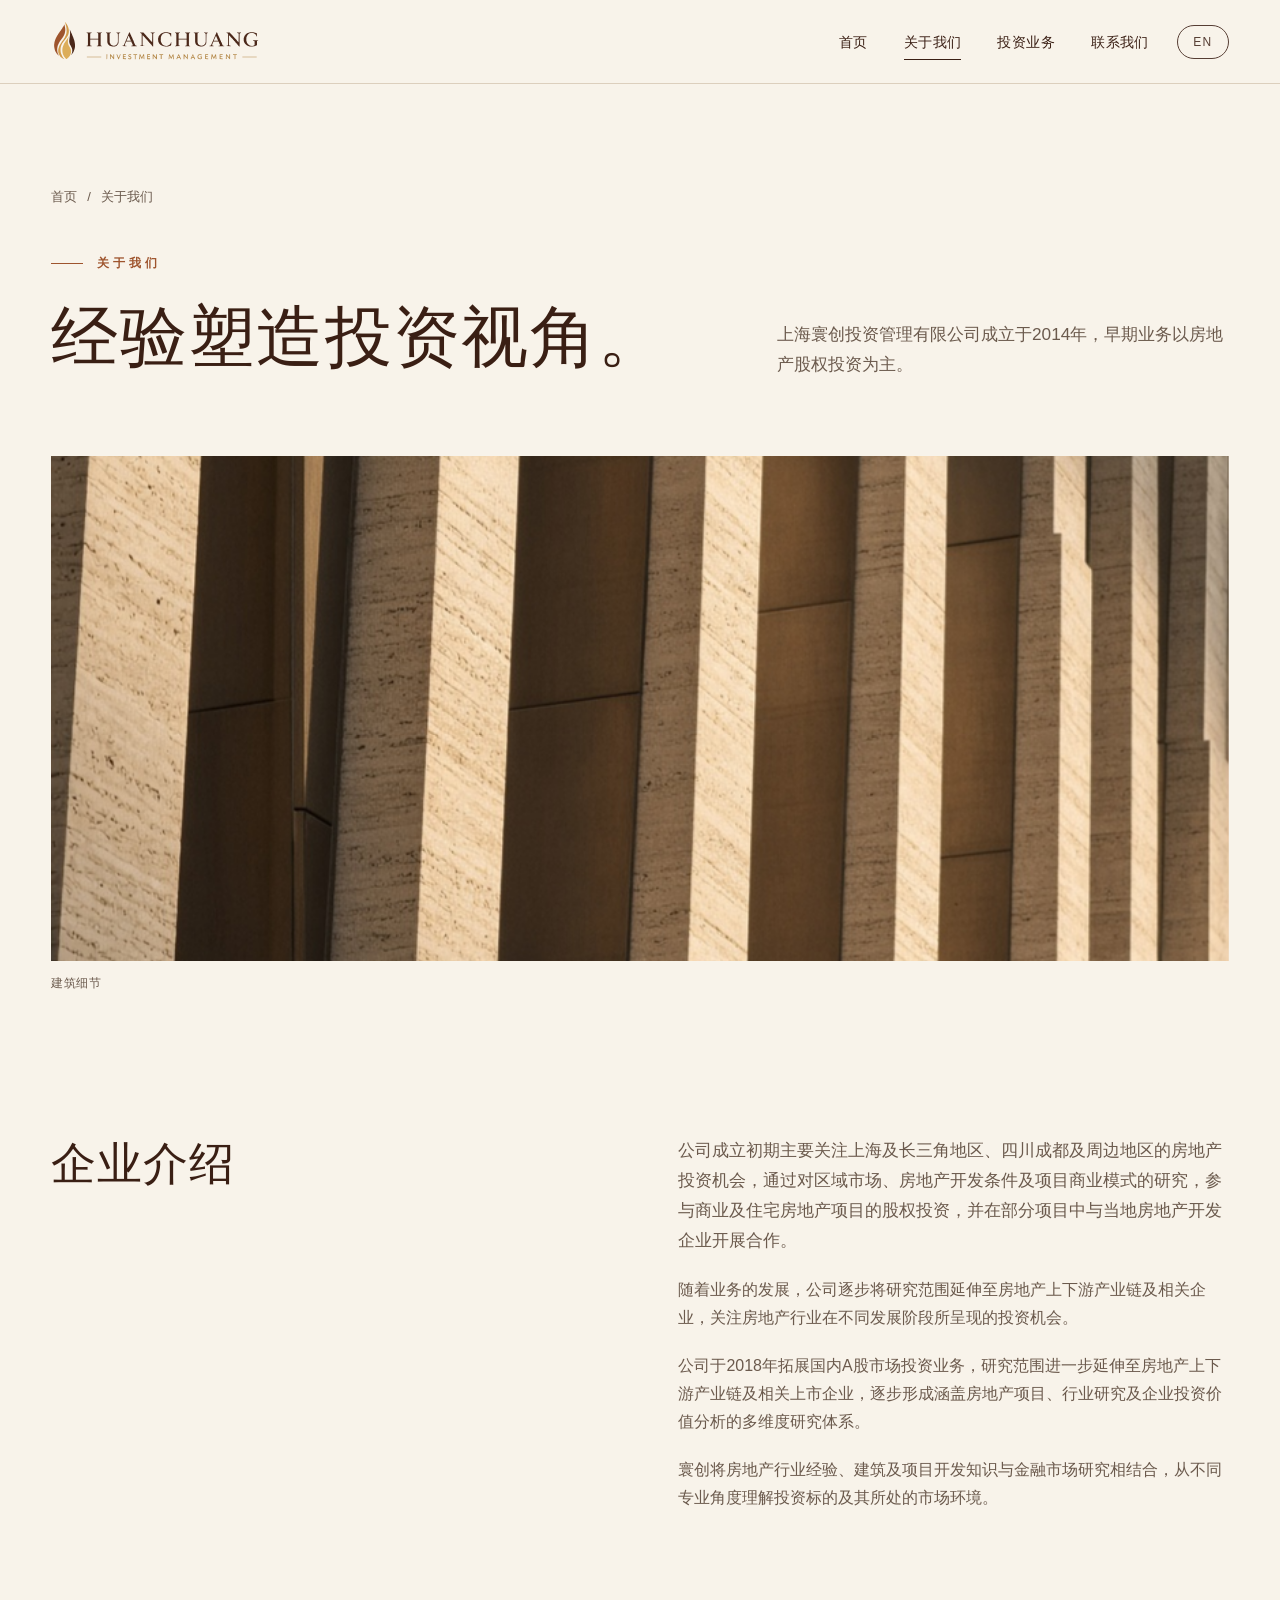
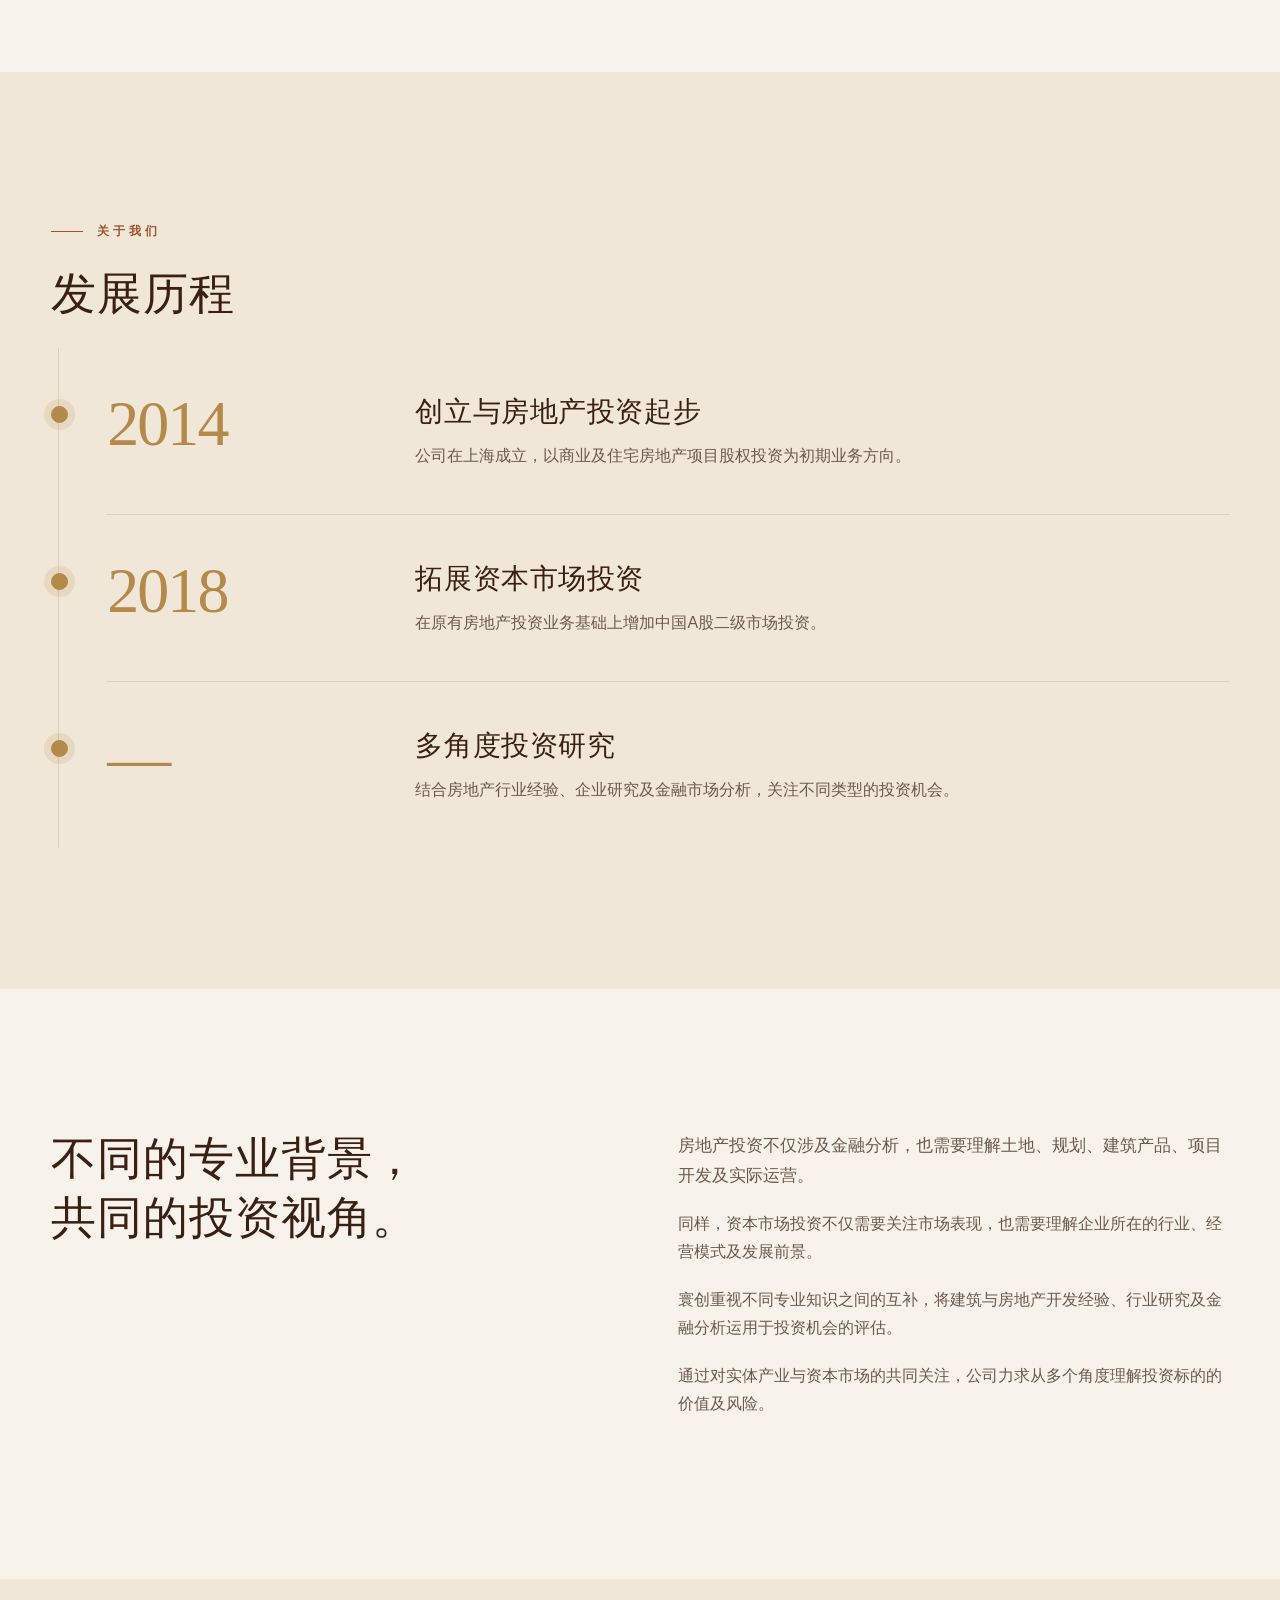
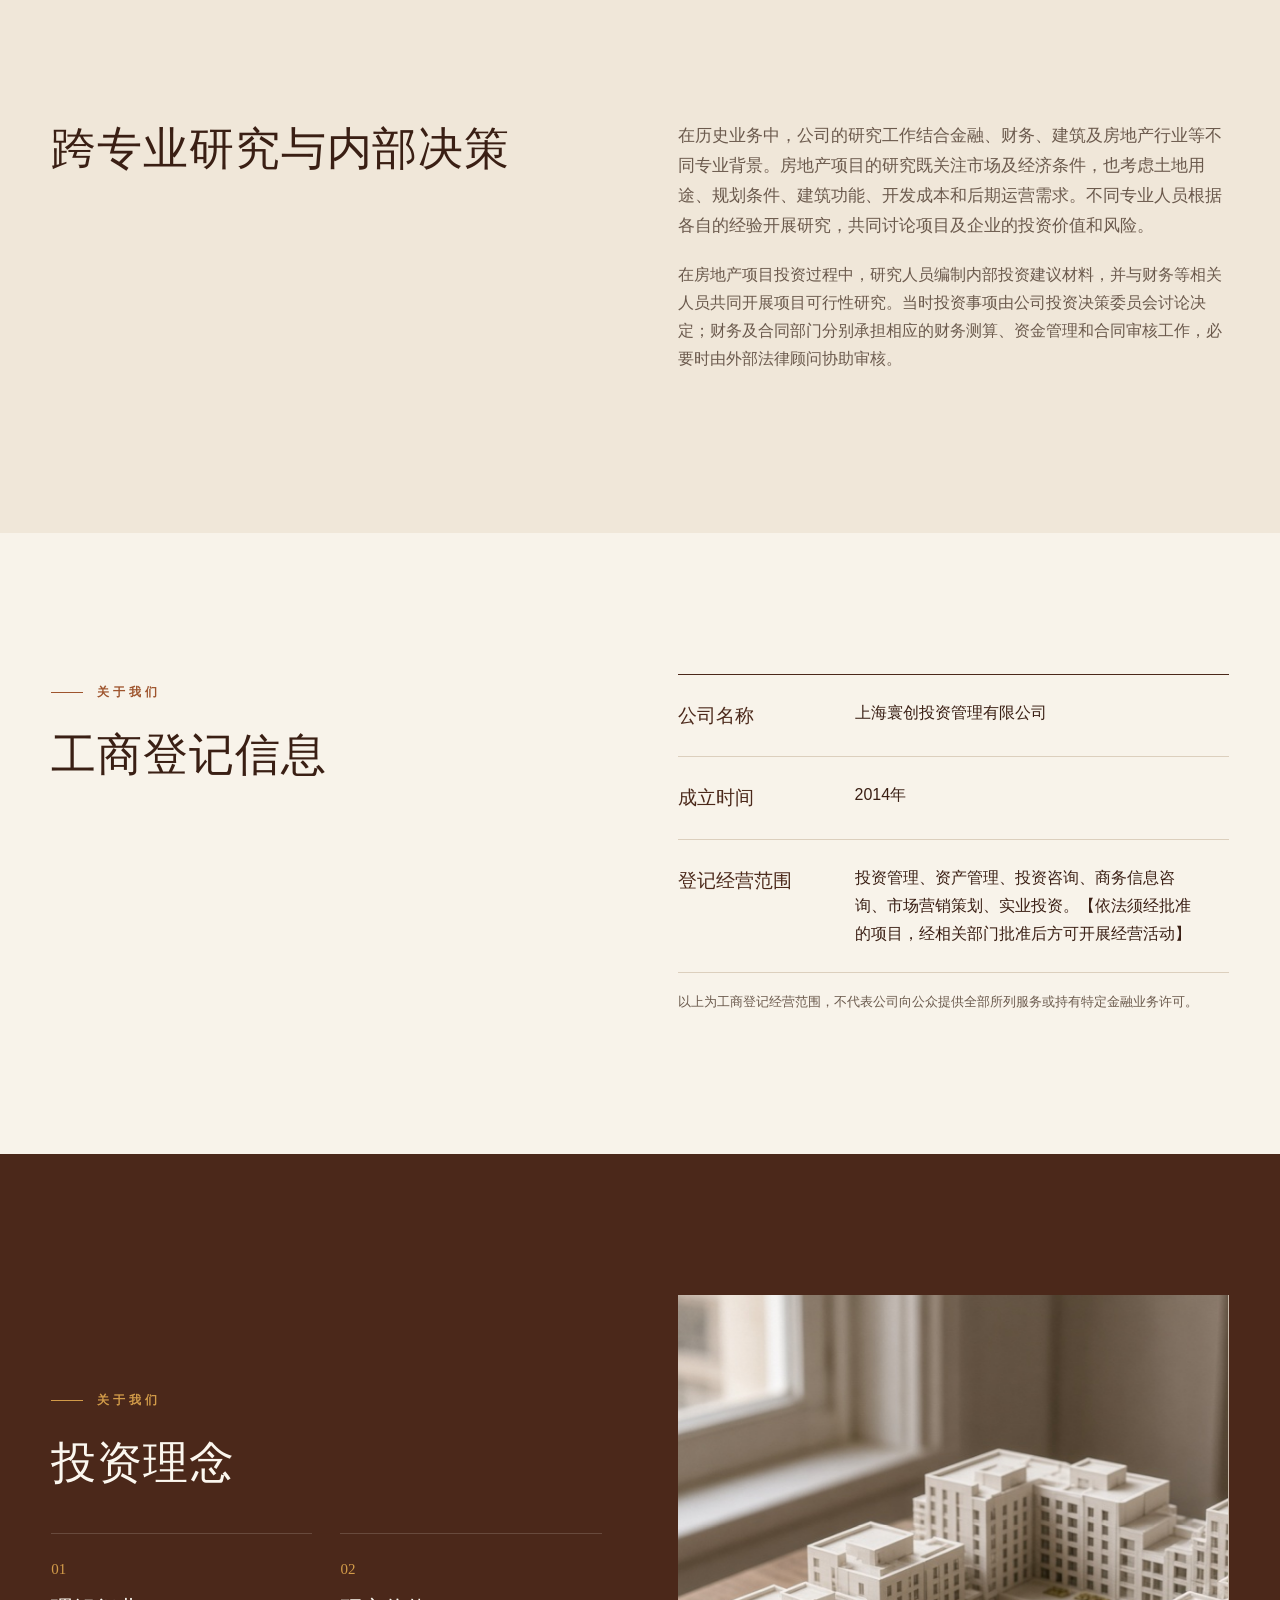
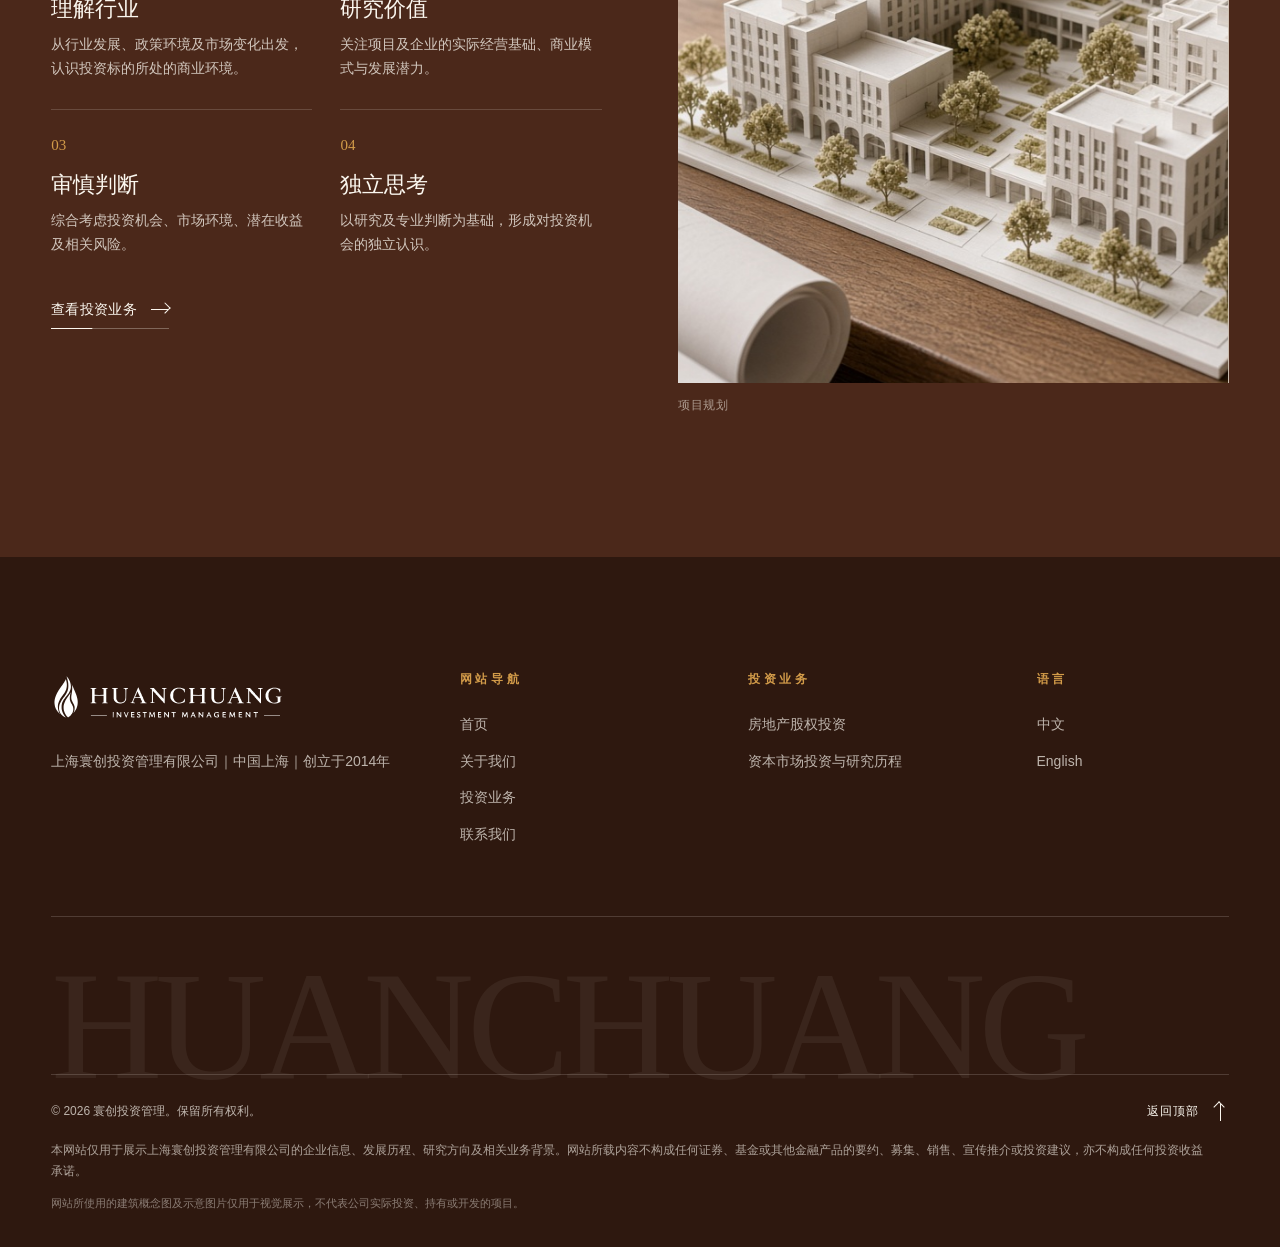
<file: zh/about.html>
<!DOCTYPE html>
<html lang="zh-CN">
<head>
  <meta charset="utf-8">
  <meta name="viewport" content="width=device-width, initial-scale=1, viewport-fit=cover">
  <title>寰创｜企业官网</title>
  <meta name="description" content="上海寰创投资管理有限公司成立于2014年，历史业务涉及房地产股权投资及中国A股市场投资，关注上海及长三角地区、成都及四川周边地区的房地产投资机会，以及相关产业链和上市公司研究。">
  <meta name="theme-color" content="#4B281A">
  <meta property="og:type" content="website">
  <meta property="og:title" content="寰创｜企业官网">
  <meta property="og:description" content="上海寰创投资管理有限公司成立于2014年，历史业务涉及房地产股权投资及中国A股市场投资，关注上海及长三角地区、成都及四川周边地区的房地产投资机会，以及相关产业链和上市公司研究。">
  <meta property="og:image" content="../assets/media/hero-shanghai.jpg">
  <link rel="alternate" hreflang="zh-CN" href="../zh/about.html">
  <link rel="alternate" hreflang="en" href="../en/about.html">
  <link rel="icon" href="../01_Logos/favicon.ico">
  <link rel="apple-touch-icon" href="../01_Logos/favicon_180.png">
  <link rel="stylesheet" href="../assets/styles.css">
  <script>document.documentElement.classList.add("js")</script>
</head>
<body>
  <div class="progress" aria-hidden="true"></div>
  <a class="skip" href="#main">跳转至正文</a>
  <header class="site-header">
    <div class="wrap bar">
      <a class="brand" href="index.html" aria-label="寰创首页">
        <img class="logo-dark" src="../01_Logos/HUANCHUANG_horizontal_color.svg" width="1260" height="285" alt="寰创投资管理">
        <img class="logo-light" src="../01_Logos/HUANCHUANG_horizontal_white.svg" width="1260" height="285" alt="" aria-hidden="true">
      </a>
      <nav class="nav" aria-label="主导航">
        <div class="nav-links" id="navigation">
          <a href="index.html" style="--i:0">首页</a>
          <a href="about.html" style="--i:1" aria-current="page">关于我们</a>
          <a href="investment.html" style="--i:2">投资业务</a>
          <a href="contact.html" style="--i:3">联系我们</a>
        </div>
      </nav>
      <a class="lang-switch" href="../en/about.html" hreflang="en" lang="en">EN</a>
      <button type="button" class="menu-btn" aria-controls="navigation" aria-expanded="false" data-label-open="关闭" data-label-closed="菜单"><span class="menu-label">菜单</span><span class="bars" aria-hidden="true"><i></i><i></i></span></button>
    </div>
  </header>
  <main id="main">
    <section class="page-hero">
      <div class="wrap">
        <nav class="crumbs hero-fade" aria-label="Breadcrumb"><a href="index.html">首页</a><span aria-hidden="true">/</span><span aria-current="page">关于我们</span></nav>
        <div class="page-hero-grid">
          <div>
            <p class="eyebrow hero-fade" style="--d:.1s">关于我们</p>
            <h1 class="split-lines"><span class="line"><span style="--i:0">经验塑造投资视角。</span></span></h1>
          </div>
          <p class="lead hero-fade" style="--d:.6s">上海寰创投资管理有限公司成立于2014年，早期业务以房地产股权投资为主。</p>
        </div>
      </div>
      <figure class="wrap page-hero-media hero-fade" style="--d:.45s">
        <div class="frame"><img data-parallax="50" src="../assets/media/facade-detail.jpg" width="1024" height="768" alt="建筑立面概念图"></div>
        <figcaption>建筑细节</figcaption>
      </figure>
    </section>

    <section class="section">
      <div class="wrap split split--top">
        <h2 class="reveal">企业介绍</h2>
        <div class="reveal" style="--d:.15s">
          <p class="lead">公司成立初期主要关注上海及长三角地区、四川成都及周边地区的房地产投资机会，通过对区域市场、房地产开发条件及项目商业模式的研究，参与商业及住宅房地产项目的股权投资，并在部分项目中与当地房地产开发企业开展合作。</p>
          <p class="muted">随着业务的发展，公司逐步将研究范围延伸至房地产上下游产业链及相关企业，关注房地产行业在不同发展阶段所呈现的投资机会。</p>
          <p class="muted">公司于2018年拓展国内A股市场投资业务，研究范围进一步延伸至房地产上下游产业链及相关上市企业，逐步形成涵盖房地产项目、行业研究及企业投资价值分析的多维度研究体系。</p>
          <p class="muted">寰创将房地产行业经验、建筑及项目开发知识与金融市场研究相结合，从不同专业角度理解投资标的及其所处的市场环境。</p>
        </div>
      </div>
    </section>

    <section class="section section--alt">
      <div class="wrap">
        <div class="reveal">
          <p class="eyebrow">关于我们</p>
          <h2>发展历程</h2>
        </div>
        <div class="timeline">
          <div class="tl-item">
            <div class="tl-year">2014</div>
            <div><h3>创立与房地产投资起步</h3><p>公司在上海成立，以商业及住宅房地产项目股权投资为初期业务方向。</p></div>
          </div>
          <div class="tl-item">
            <div class="tl-year">2018</div>
            <div><h3>拓展资本市场投资</h3><p>在原有房地产投资业务基础上增加中国A股二级市场投资。</p></div>
          </div>
          <div class="tl-item">
            <div class="tl-year tl-year--mark" aria-hidden="true">—</div>
            <div><h3>多角度投资研究</h3><p>结合房地产行业经验、企业研究及金融市场分析，关注不同类型的投资机会。</p></div>
          </div>
        </div>
      </div>
    </section>

    <section class="section">
      <div class="wrap split split--top">
        <h2 class="reveal">不同的专业背景，共同的投资视角。</h2>
        <div class="reveal" style="--d:.15s">
          <p class="lead">房地产投资不仅涉及金融分析，也需要理解土地、规划、建筑产品、项目开发及实际运营。</p>
          <p class="muted">同样，资本市场投资不仅需要关注市场表现，也需要理解企业所在的行业、经营模式及发展前景。</p>
          <p class="muted">寰创重视不同专业知识之间的互补，将建筑与房地产开发经验、行业研究及金融分析运用于投资机会的评估。</p>
          <p class="muted">通过对实体产业与资本市场的共同关注，公司力求从多个角度理解投资标的的价值及风险。</p>
        </div>
      </div>
    </section>

    <section class="section section--alt">
      <div class="wrap split split--top">
        <h2 class="reveal">跨专业研究与内部决策</h2>
        <div class="reveal" style="--d:.15s">
          <p class="lead">在历史业务中，公司的研究工作结合金融、财务、建筑及房地产行业等不同专业背景。房地产项目的研究既关注市场及经济条件，也考虑土地用途、规划条件、建筑功能、开发成本和后期运营需求。不同专业人员根据各自的经验开展研究，共同讨论项目及企业的投资价值和风险。</p>
          <p class="muted">在房地产项目投资过程中，研究人员编制内部投资建议材料，并与财务等相关人员共同开展项目可行性研究。当时投资事项由公司投资决策委员会讨论决定；财务及合同部门分别承担相应的财务测算、资金管理和合同审核工作，必要时由外部法律顾问协助审核。</p>
        </div>
      </div>
    </section>

    <section class="section">
      <div class="wrap split split--top">
        <div class="facts-head reveal">
          <p class="eyebrow">关于我们</p>
          <h2>工商登记信息</h2>
        </div>
        <div class="reveal" style="--d:.15s">
          <div class="table-wrap">
            <table class="data-table data-table--facts">
              <caption class="sr-only">工商登记信息</caption>
              <tbody data-stagger>
                <tr><th scope="row">公司名称</th><td>上海寰创投资管理有限公司</td></tr>
                <tr><th scope="row">成立时间</th><td>2014年</td></tr>
                <tr><th scope="row">登记经营范围</th><td>投资管理、资产管理、投资咨询、商务信息咨询、市场营销策划、实业投资。【依法须经批准的项目，经相关部门批准后方可开展经营活动】</td></tr>
              </tbody>
            </table>
          </div>
          <p class="table-note">以上为工商登记经营范围，不代表公司向公众提供全部所列服务或持有特定金融业务许可。</p>
        </div>
      </div>
    </section>

    <section class="section dark">
      <div class="wrap split">
        <div class="reveal">
          <p class="eyebrow">关于我们</p>
          <h2>投资理念</h2>
          <div class="pillars" data-stagger>
            <div class="pillar"><span>01</span><b>理解行业</b><p>从行业发展、政策环境及市场变化出发，认识投资标的所处的商业环境。</p></div>
            <div class="pillar"><span>02</span><b>研究价值</b><p>关注项目及企业的实际经营基础、商业模式与发展潜力。</p></div>
            <div class="pillar"><span>03</span><b>审慎判断</b><p>综合考虑投资机会、市场环境、潜在收益及相关风险。</p></div>
            <div class="pillar"><span>04</span><b>独立思考</b><p>以研究及专业判断为基础，形成对投资机会的独立认识。</p></div>
          </div>
          <a class="textlink textlink--light" href="investment.html">查看投资业务<span class="arrow" aria-hidden="true"></span></a>
        </div>
        <figure class="reveal" style="--d:.2s; margin:0">
          <div class="media-tall img-reveal"><img data-parallax="50" src="../assets/media/planning-model.jpg" width="1024" height="768" alt="建筑规划概念图" loading="lazy" decoding="async"></div>
          <figcaption class="media-caption">项目规划</figcaption>
        </figure>
      </div>
    </section>
  </main>
  <footer class="site-footer">
    <div class="wrap">
      <div class="footer-top">
        <div class="footer-brand">
          <img src="../01_Logos/HUANCHUANG_horizontal_white.svg" width="1260" height="285" alt="寰创投资管理" loading="lazy">
          <p>上海寰创投资管理有限公司｜中国上海｜创立于2014年</p>
        </div>
        <div class="footer-col">
          <p class="footer-title">网站导航</p>
          <a href="index.html">首页</a><a href="about.html">关于我们</a><a href="investment.html">投资业务</a><a href="contact.html">联系我们</a>
        </div>
        <div class="footer-col">
          <p class="footer-title">投资业务</p>
          <a href="investment.html#real-estate">房地产股权投资</a><a href="investment.html#a-shares">资本市场投资与研究历程</a>
        </div>
        <div class="footer-col">
          <p class="footer-title">语言</p>
          <a href="../zh/about.html" lang="zh-CN" hreflang="zh-CN">中文</a><a href="../en/about.html" lang="en" hreflang="en">English</a>
        </div>
      </div>
      <p class="footer-mark" aria-hidden="true">HUANCHUANG</p>
      <div class="footer-base">
        <span>© 2026 寰创投资管理。保留所有权利。</span>
        <button type="button" class="to-top" data-top>返回顶部<span class="arrow arrow--up" aria-hidden="true"></span></button>
      </div>
      <p class="footer-legal">本网站仅用于展示上海寰创投资管理有限公司的企业信息、发展历程、研究方向及相关业务背景。网站所载内容不构成任何证券、基金或其他金融产品的要约、募集、销售、宣传推介或投资建议，亦不构成任何投资收益承诺。</p>
      <p class="footer-media">网站所使用的建筑概念图及示意图片仅用于视觉展示，不代表公司实际投资、持有或开发的项目。</p>
    </div>
  </footer>
  <script src="../assets/site.js" defer></script>
</body>
</html>
</file>
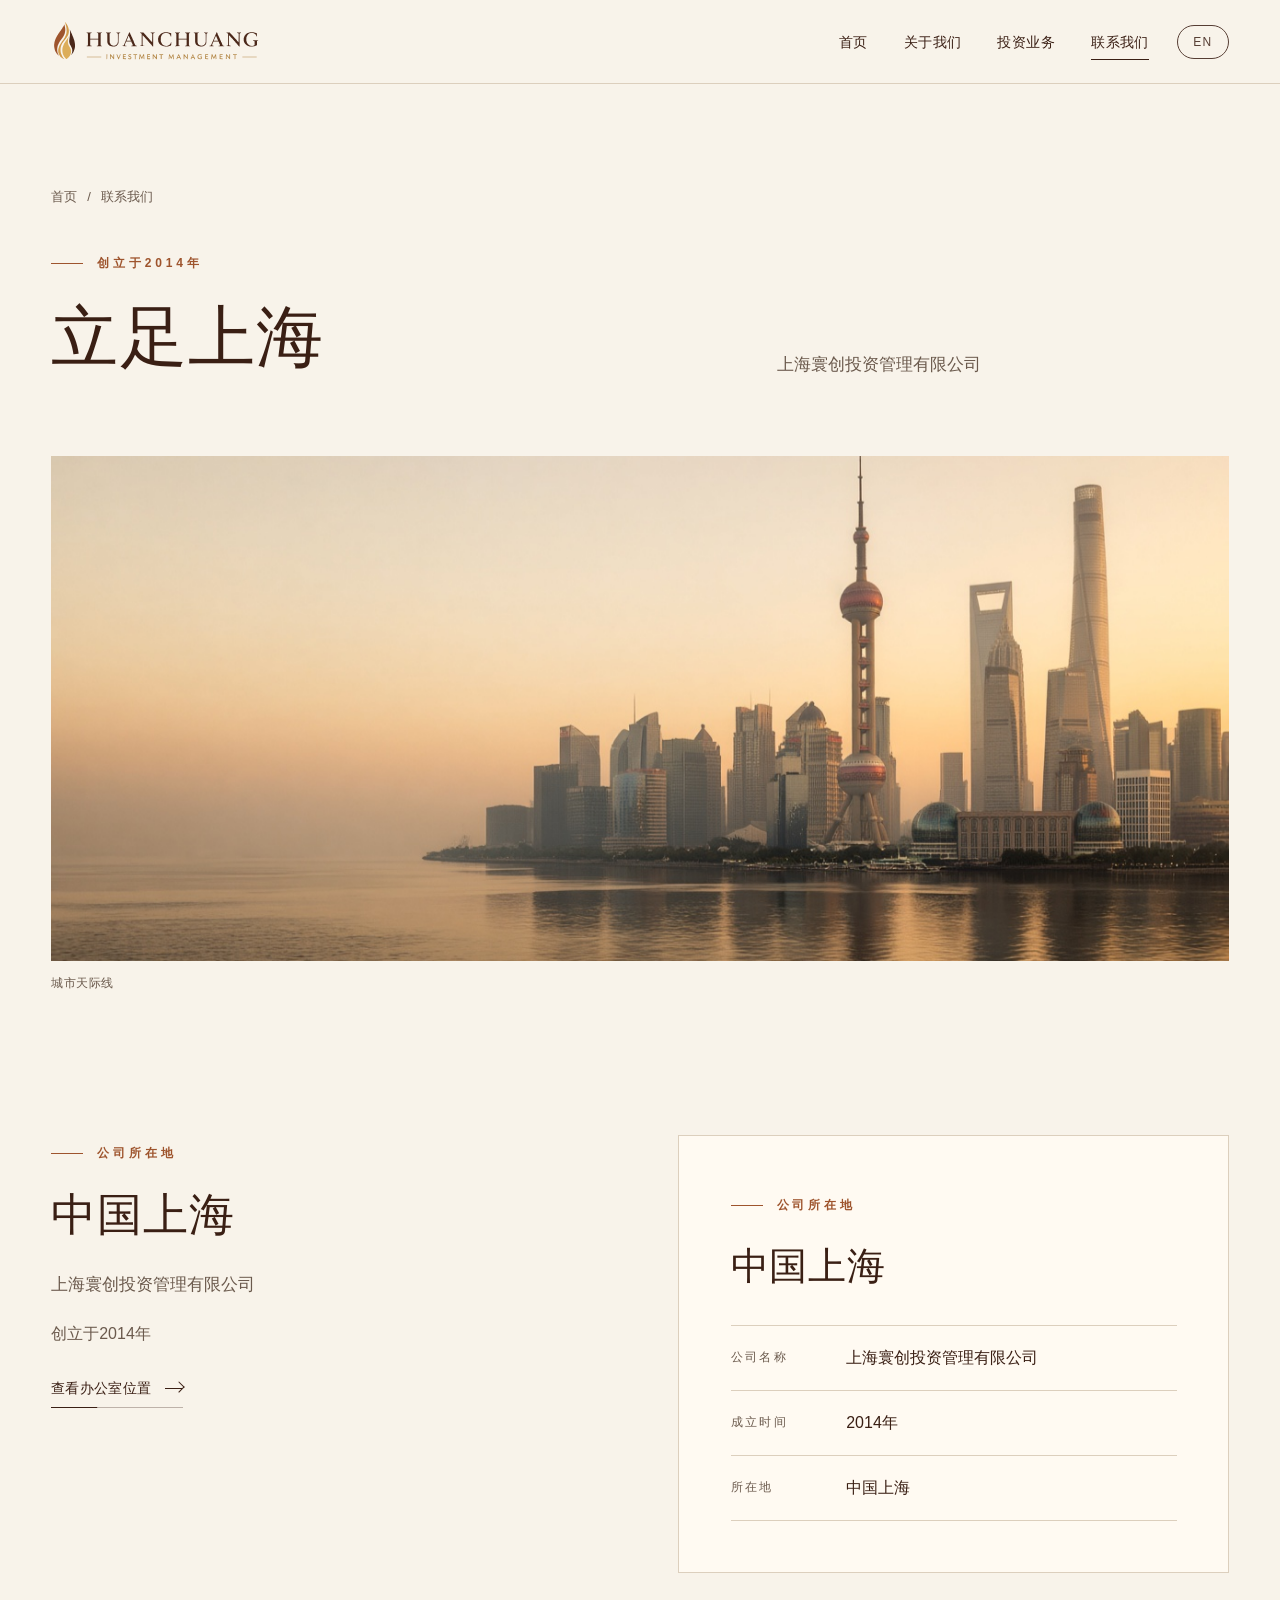
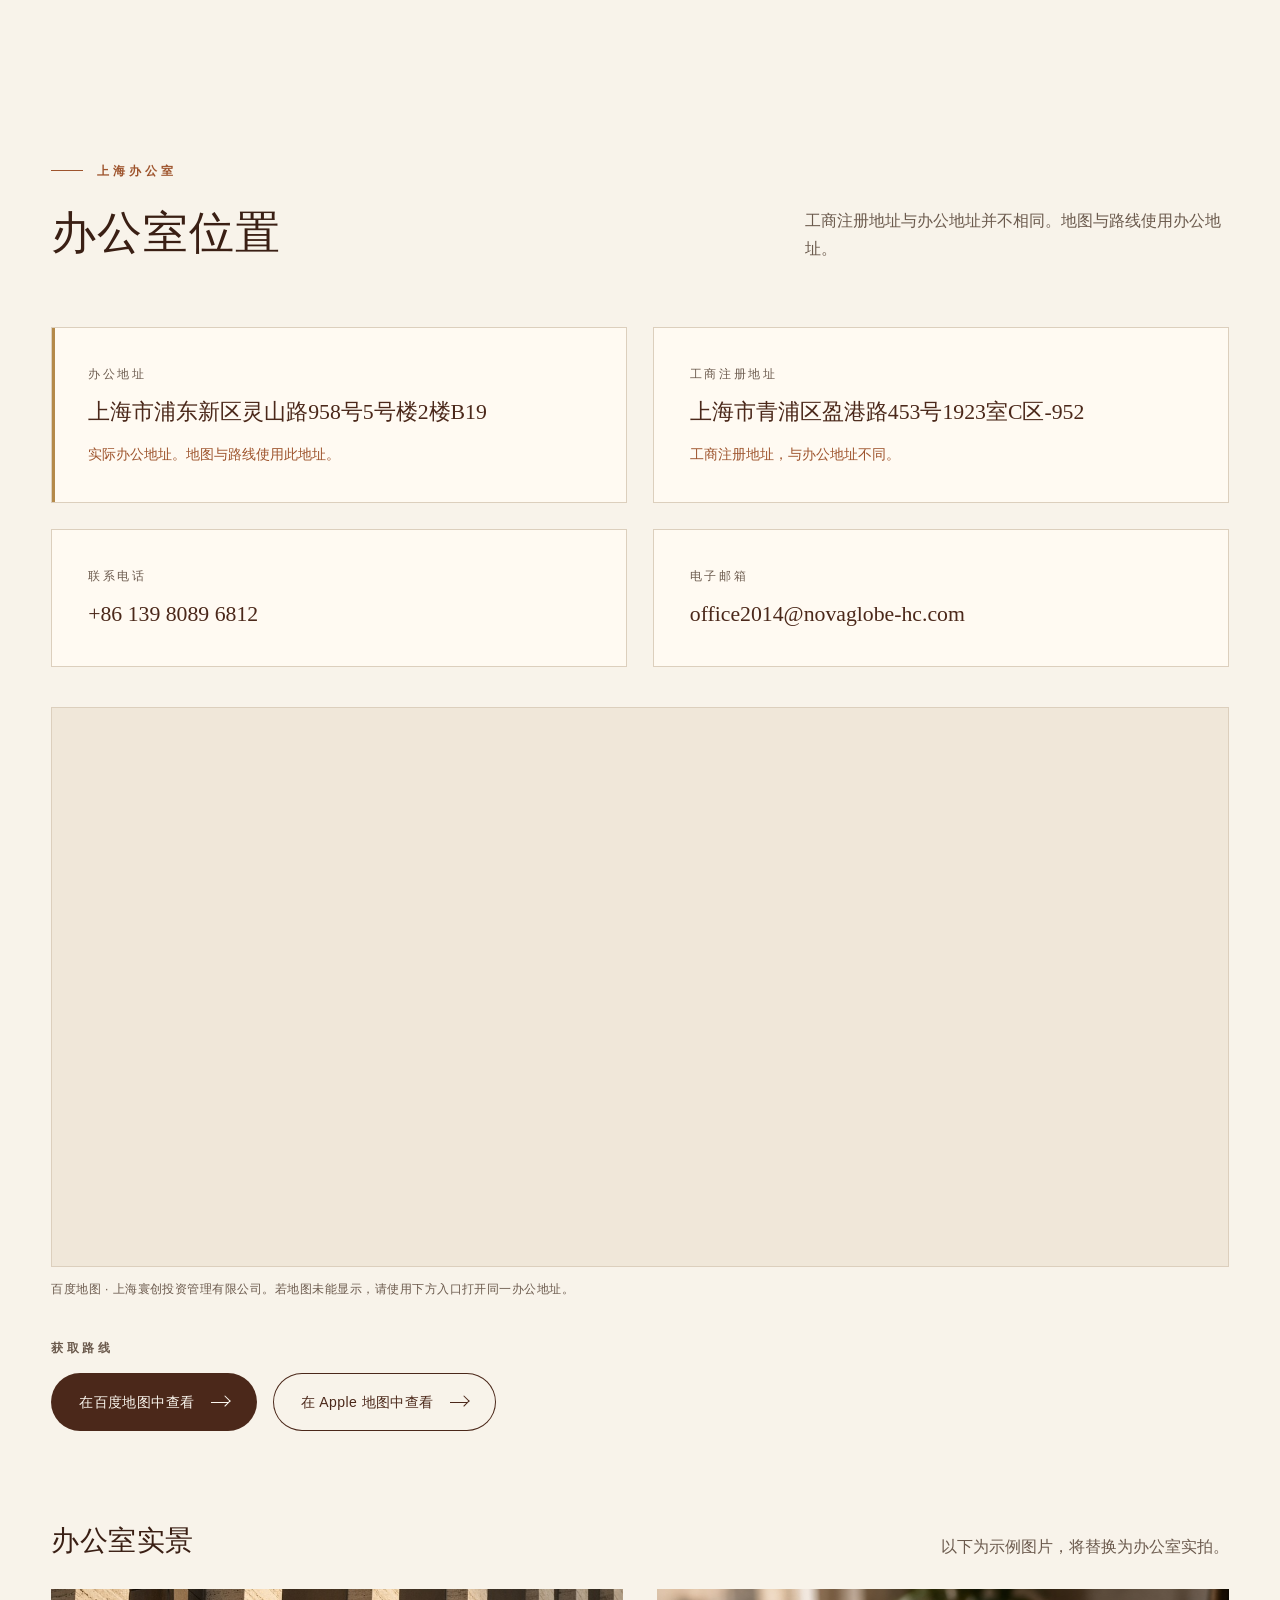
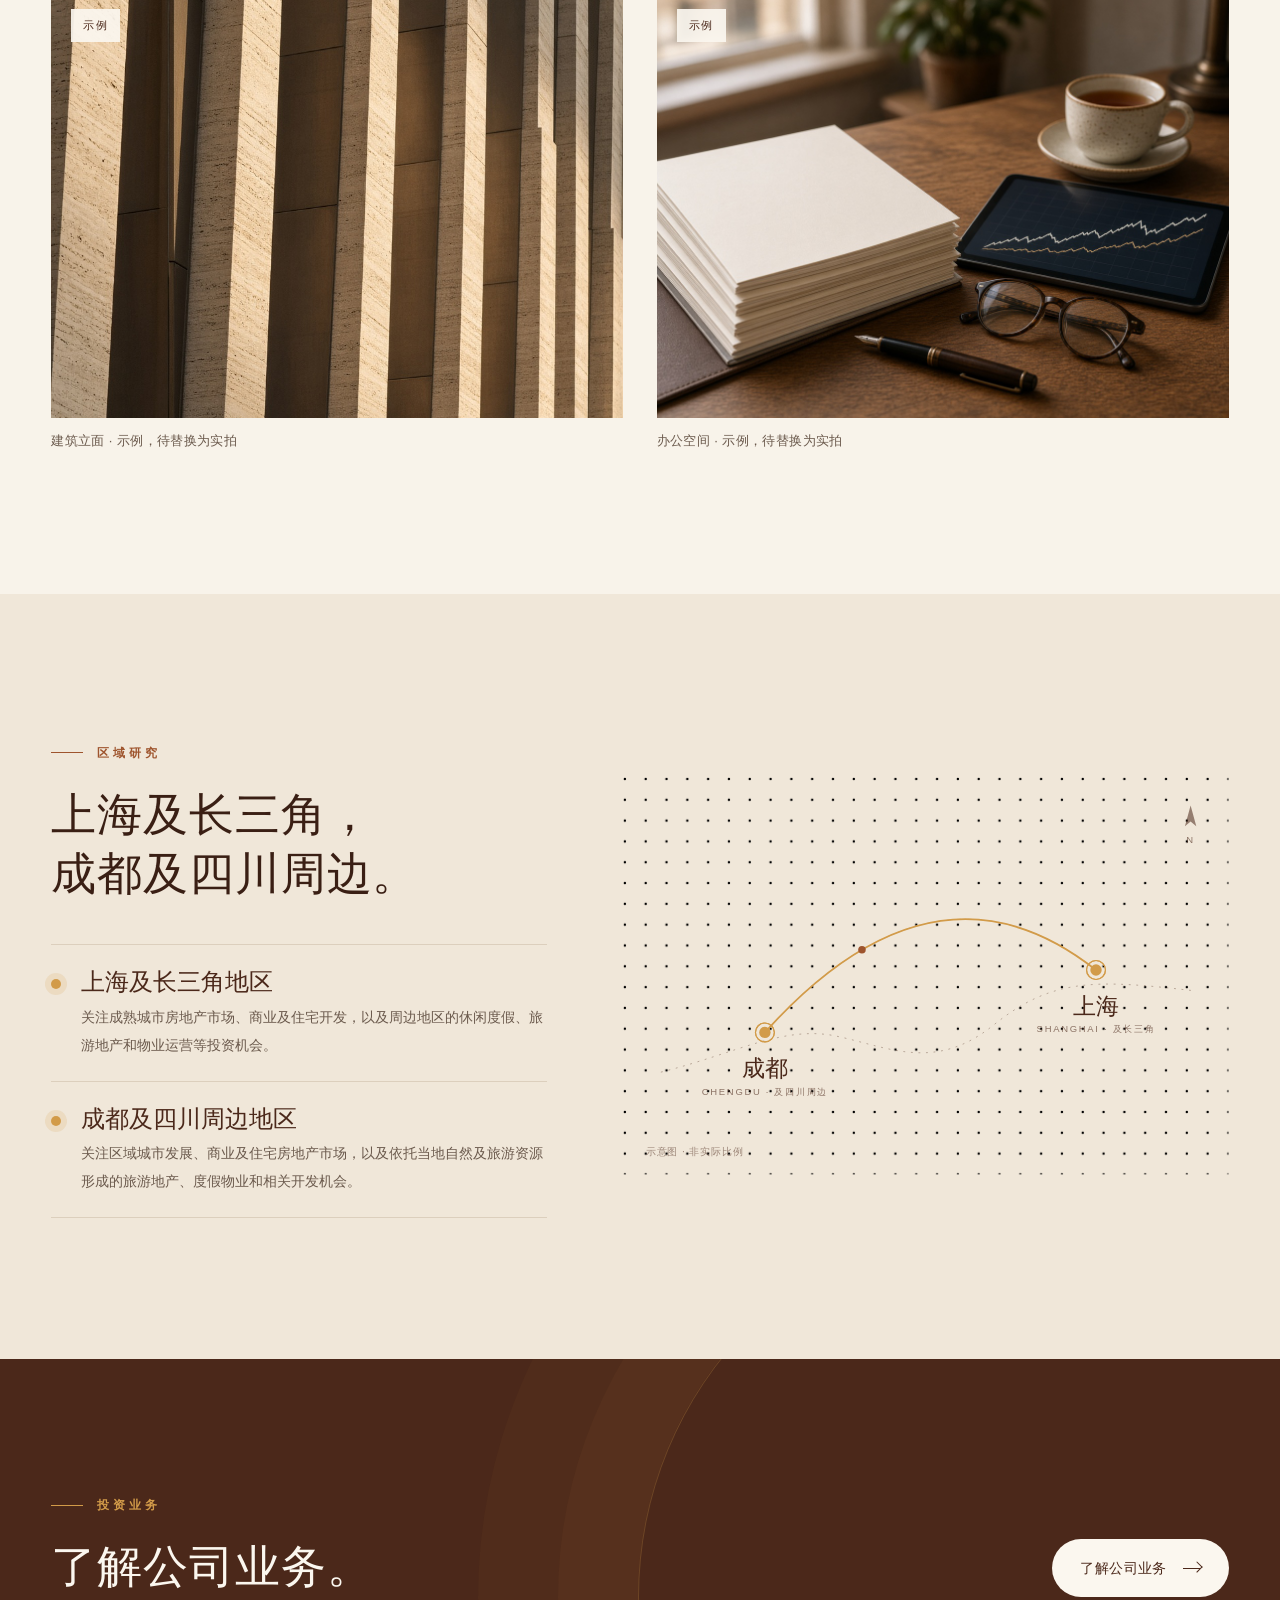
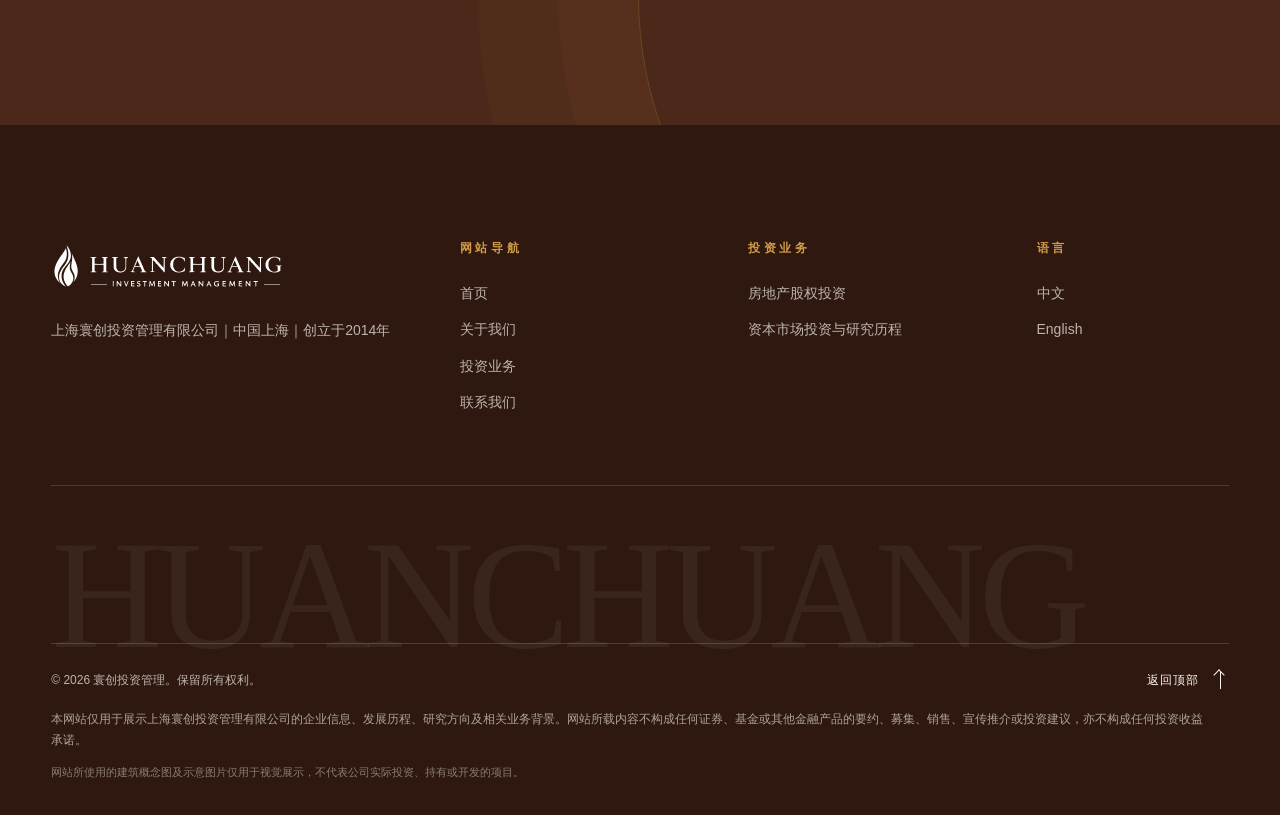
<file: zh/contact.html>
<!DOCTYPE html>
<html lang="zh-CN">
<head>
  <meta charset="utf-8">
  <meta name="viewport" content="width=device-width, initial-scale=1, viewport-fit=cover">
  <title>寰创｜企业官网</title>
  <meta name="description" content="上海寰创投资管理有限公司成立于2014年，历史业务涉及房地产股权投资及中国A股市场投资，关注上海及长三角地区、成都及四川周边地区的房地产投资机会，以及相关产业链和上市公司研究。">
  <meta name="theme-color" content="#4B281A">
  <meta property="og:type" content="website">
  <meta property="og:title" content="寰创｜企业官网">
  <meta property="og:description" content="上海寰创投资管理有限公司成立于2014年，历史业务涉及房地产股权投资及中国A股市场投资，关注上海及长三角地区、成都及四川周边地区的房地产投资机会，以及相关产业链和上市公司研究。">
  <meta property="og:image" content="../assets/media/hero-shanghai.jpg">
  <link rel="alternate" hreflang="zh-CN" href="../zh/contact.html">
  <link rel="alternate" hreflang="en" href="../en/contact.html">
  <link rel="icon" href="../01_Logos/favicon.ico">
  <link rel="apple-touch-icon" href="../01_Logos/favicon_180.png">
  <link rel="stylesheet" href="../assets/styles.css">
  <script>document.documentElement.classList.add("js")</script>
</head>
<body>
  <div class="progress" aria-hidden="true"></div>
  <a class="skip" href="#main">跳转至正文</a>
  <header class="site-header">
    <div class="wrap bar">
      <a class="brand" href="index.html" aria-label="寰创首页">
        <img class="logo-dark" src="../01_Logos/HUANCHUANG_horizontal_color.svg" width="1260" height="285" alt="寰创投资管理">
        <img class="logo-light" src="../01_Logos/HUANCHUANG_horizontal_white.svg" width="1260" height="285" alt="" aria-hidden="true">
      </a>
      <nav class="nav" aria-label="主导航">
        <div class="nav-links" id="navigation">
          <a href="index.html" style="--i:0">首页</a>
          <a href="about.html" style="--i:1">关于我们</a>
          <a href="investment.html" style="--i:2">投资业务</a>
          <a href="contact.html" style="--i:3" aria-current="page">联系我们</a>
        </div>
      </nav>
      <a class="lang-switch" href="../en/contact.html" hreflang="en" lang="en">EN</a>
      <button type="button" class="menu-btn" aria-controls="navigation" aria-expanded="false" data-label-open="关闭" data-label-closed="菜单"><span class="menu-label">菜单</span><span class="bars" aria-hidden="true"><i></i><i></i></span></button>
    </div>
  </header>
  <main id="main">
    <section class="page-hero">
      <div class="wrap">
        <nav class="crumbs hero-fade" aria-label="Breadcrumb"><a href="index.html">首页</a><span aria-hidden="true">/</span><span aria-current="page">联系我们</span></nav>
        <div class="page-hero-grid">
          <div>
            <p class="eyebrow hero-fade" style="--d:.1s">创立于2014年</p>
            <h1 class="split-lines"><span class="line"><span style="--i:0">立足上海</span></span></h1>
          </div>
          <p class="lead hero-fade" style="--d:.6s">上海寰创投资管理有限公司</p>
        </div>
      </div>
      <figure class="wrap page-hero-media hero-fade" style="--d:.45s">
        <div class="frame"><img data-parallax="50" src="../assets/media/hero-shanghai.jpg" width="1024" height="768" alt="上海城市天际线概念图"></div>
        <figcaption>城市天际线</figcaption>
      </figure>
    </section>

    <section class="section">
      <div class="wrap split split--top">
        <div class="reveal">
          <p class="eyebrow">公司所在地</p>
          <h2>中国上海</h2>
          <p class="lead">上海寰创投资管理有限公司</p>
          <p class="muted">创立于2014年</p>
          <a class="textlink" href="#office">查看办公室位置<span class="arrow" aria-hidden="true"></span></a>
        </div>
        <div class="contact-card reveal" style="--d:.15s">
          <p class="eyebrow">公司所在地</p>
          <h3>中国上海</h3>
          <dl>
              <dt>公司名称</dt><dd>上海寰创投资管理有限公司</dd>
              <dt>成立时间</dt><dd>2014年</dd>
              <dt>所在地</dt><dd>中国上海</dd>
          </dl>
        </div>
      </div>
    </section>

    <section class="section section--office" id="office">
      <div class="wrap">
        <div class="section-head reveal">
          <div>
            <p class="eyebrow">上海办公室</p>
            <h2>办公室位置</h2>
          </div>
          <p>工商注册地址与办公地址并不相同。地图与路线使用办公地址。</p>
        </div>
        <div class="office-fields reveal">
          <dl class="is-office">
            <dt>办公地址</dt>
            <dd>
              上海市浦东新区灵山路958号<span class="addr-unit">5号楼2楼B19</span>
              <span class="addr-note">实际办公地址。地图与路线使用此地址。</span>
            </dd>
          </dl>
          <dl>
            <dt>工商注册地址</dt>
            <dd>
              上海市青浦区盈港路453号<span class="addr-unit">1923室C区-952</span>
              <span class="addr-note">工商注册地址，与办公地址不同。</span>
            </dd>
          </dl>
          <dl>
            <dt>联系电话</dt>
            <dd>+86&nbsp;139&nbsp;8089&nbsp;6812</dd>
          </dl>
          <dl>
            <dt>电子邮箱</dt>
            <dd>office2014@novaglobe-hc.com</dd>
          </dl>
        </div>
        <!-- Office pin: 融汇958创意园, 灵山路958号5号楼2楼. BD-09 31.238767,121.559691. WGS-84 31.234569,121.548988. -->
        <div class="office-map reveal">
          <iframe
            title="百度地图：上海寰创投资管理有限公司，上海市浦东新区灵山路958号5号楼2楼B19"
            src="https://map.baidu.com/?latlng=31.238767,121.559691&amp;title=%E4%B8%8A%E6%B5%B7%E5%AF%B0%E5%88%9B%E6%8A%95%E8%B5%84%E7%AE%A1%E7%90%86%E6%9C%89%E9%99%90%E5%85%AC%E5%8F%B8&amp;content=%E4%B8%8A%E6%B5%B7%E5%B8%82%E6%B5%A6%E4%B8%9C%E6%96%B0%E5%8C%BA%E7%81%B5%E5%B1%B1%E8%B7%AF958%E5%8F%B75%E5%8F%B7%E6%A5%BC2%E6%A5%BCB19&amp;autoOpen=true"
            loading="lazy"
            referrerpolicy="strict-origin-when-cross-origin"
            allowfullscreen></iframe>
        </div>
        <p class="media-caption reveal">百度地图 · 上海寰创投资管理有限公司。若地图未能显示，请使用下方入口打开同一办公地址。</p>
        <div class="office-actions reveal">
          <p class="steps-title">获取路线</p>
          <div class="office-actions-row">
            <a class="btn" href="https://api.map.baidu.com/direction?origin=%E6%88%91%E7%9A%84%E4%BD%8D%E7%BD%AE&amp;destination=latlng%3A31.238767%2C121.559691%7Cname%3A%E4%B8%8A%E6%B5%B7%E5%AF%B0%E5%88%9B%E6%8A%95%E8%B5%84%E7%AE%A1%E7%90%86%E6%9C%89%E9%99%90%E5%85%AC%E5%8F%B8%20%E4%B8%8A%E6%B5%B7%E5%B8%82%E6%B5%A6%E4%B8%9C%E6%96%B0%E5%8C%BA%E7%81%B5%E5%B1%B1%E8%B7%AF958%E5%8F%B75%E5%8F%B7%E6%A5%BC2%E6%A5%BCB19&amp;mode=driving&amp;region=%E4%B8%8A%E6%B5%B7&amp;output=html&amp;coord_type=bd09ll&amp;src=webapp.huanchuang.website" target="_blank" rel="noopener noreferrer" aria-label="在百度地图中查看办公地址并获取路线">在百度地图中查看<span class="arrow" aria-hidden="true"></span></a>
            <a class="btn btn--line" href="https://maps.apple.com/?saddr=Current%20Location&amp;daddr=31.234569,121.548988&amp;dirflg=d&amp;q=%E4%B8%8A%E6%B5%B7%E5%AF%B0%E5%88%9B%E6%8A%95%E8%B5%84%E7%AE%A1%E7%90%86%E6%9C%89%E9%99%90%E5%85%AC%E5%8F%B8&amp;address=%E4%B8%8A%E6%B5%B7%E5%B8%82%E6%B5%A6%E4%B8%9C%E6%96%B0%E5%8C%BA%E7%81%B5%E5%B1%B1%E8%B7%AF958%E5%8F%B75%E5%8F%B7%E6%A5%BC2%E6%A5%BCB19" target="_blank" rel="noopener noreferrer" aria-label="在 Apple 地图中查看办公地址并获取路线">在 Apple 地图中查看<span class="arrow" aria-hidden="true"></span></a>
          </div>
        </div>
        <div class="office-photos reveal">
          <div class="office-photos-head">
            <h3>办公室实景</h3>
            <p>以下为示例图片，将替换为办公室实拍。</p>
          </div>
          <div class="office-photo-grid">
            <figure>
              <div class="frame">
                <img src="../assets/media/facade-detail.jpg" width="864" height="1152" alt="示例图片：建筑立面，并非办公室实拍" loading="lazy" decoding="async">
                <span class="feature-tag">示例</span>
              </div>
              <figcaption>建筑立面 · 示例，待替换为实拍</figcaption>
            </figure>
            <figure>
              <div class="frame">
                <img src="../assets/media/research-desk.jpg" width="1152" height="864" alt="示例图片：办公桌面，并非办公室实拍" loading="lazy" decoding="async">
                <span class="feature-tag">示例</span>
              </div>
              <figcaption>办公空间 · 示例，待替换为实拍</figcaption>
            </figure>
          </div>
        </div>
      </div>
    </section>

    <section class="section section--alt light-map">
      <div class="wrap region">
        <div class="reveal">
          <p class="eyebrow">区域研究</p>
          <h2>上海及长三角，成都及四川周边。</h2>
          <ul class="region-list" data-stagger>
            <li><span class="region-dot" aria-hidden="true"></span><div><b>上海及长三角地区</b><span>关注成熟城市房地产市场、商业及住宅开发，以及周边地区的休闲度假、旅游地产和物业运营等投资机会。</span></div></li>
            <li><span class="region-dot" aria-hidden="true"></span><div><b>成都及四川周边地区</b><span>关注区域城市发展、商业及住宅房地产市场，以及依托当地自然及旅游资源形成的旅游地产、度假物业和相关开发机会。</span></div></li>
          </ul>
        </div>
        <div class="reveal" style="--d:.2s">
        <svg class="map map-anim" viewBox="0 0 640 420" role="img" aria-labelledby="map-title">
          <title id="map-title">区域研究示意图：上海及长三角地区、成都及四川周边地区</title>
          <defs>
            <pattern id="map-dots" width="22" height="22" patternUnits="userSpaceOnUse"><circle cx="2" cy="2" r="1.3"></circle></pattern>
          </defs>
          <g class="map-grid"><rect width="640" height="420" fill="url(#map-dots)"></rect></g>
          <path class="map-river" d="M40 312 C 120 292, 170 262, 226 274 S 330 312, 392 262 S 500 214, 604 226"></path>
          <path class="map-route-base" d="M150 270 Q 330 70 500 204"></path>
          <path class="map-route-draw" pathLength="1" d="M150 270 Q 330 70 500 204"></path>
          <circle class="map-traveller" r="4">
            <animateMotion dur="5.5s" repeatCount="indefinite" path="M150 270 Q 330 70 500 204"></animateMotion>
          </circle>
          <g class="map-node" transform="translate(150 270)">
            <circle class="pulse" r="10"></circle><circle class="pulse pulse--late" r="10"></circle><circle class="core" r="6"></circle>
            <text class="map-label" x="0" y="46" text-anchor="middle">成都</text>
            <text class="map-sub" x="0" y="66" text-anchor="middle">CHENGDU · 及四川周边</text>
          </g>
          <g class="map-node" transform="translate(500 204)">
            <circle class="pulse" r="10"></circle><circle class="pulse pulse--late" r="10"></circle><circle class="core" r="6"></circle>
            <text class="map-label" x="0" y="46" text-anchor="middle">上海</text>
            <text class="map-sub" x="0" y="66" text-anchor="middle">SHANGHAI · 及长三角</text>
          </g>
          <g class="map-compass" transform="translate(600 46)"><path d="M0 -16 L6 6 L0 1 L-6 6 Z"></path><text class="map-sub" x="0" y="24" text-anchor="middle">N</text></g>
          <text class="map-note" x="24" y="400">示意图 · 非实际比例</text>
        </svg>
        </div>
      </div>
    </section>

    <section class="cta dark">
      <div class="wrap cta-inner reveal">
        <div>
          <p class="eyebrow">投资业务</p>
          <h2>了解公司业务。</h2>
        </div>
        <a class="btn btn--light" href="investment.html">了解公司业务<span class="arrow" aria-hidden="true"></span></a>
      </div>
    </section>
  </main>
  <footer class="site-footer">
    <div class="wrap">
      <div class="footer-top">
        <div class="footer-brand">
          <img src="../01_Logos/HUANCHUANG_horizontal_white.svg" width="1260" height="285" alt="寰创投资管理" loading="lazy">
          <p>上海寰创投资管理有限公司｜中国上海｜创立于2014年</p>
        </div>
        <div class="footer-col">
          <p class="footer-title">网站导航</p>
          <a href="index.html">首页</a><a href="about.html">关于我们</a><a href="investment.html">投资业务</a><a href="contact.html">联系我们</a>
        </div>
        <div class="footer-col">
          <p class="footer-title">投资业务</p>
          <a href="investment.html#real-estate">房地产股权投资</a><a href="investment.html#a-shares">资本市场投资与研究历程</a>
        </div>
        <div class="footer-col">
          <p class="footer-title">语言</p>
          <a href="../zh/contact.html" lang="zh-CN" hreflang="zh-CN">中文</a><a href="../en/contact.html" lang="en" hreflang="en">English</a>
        </div>
      </div>
      <p class="footer-mark" aria-hidden="true">HUANCHUANG</p>
      <div class="footer-base">
        <span>© 2026 寰创投资管理。保留所有权利。</span>
        <button type="button" class="to-top" data-top>返回顶部<span class="arrow arrow--up" aria-hidden="true"></span></button>
      </div>
      <p class="footer-legal">本网站仅用于展示上海寰创投资管理有限公司的企业信息、发展历程、研究方向及相关业务背景。网站所载内容不构成任何证券、基金或其他金融产品的要约、募集、销售、宣传推介或投资建议，亦不构成任何投资收益承诺。</p>
      <p class="footer-media">网站所使用的建筑概念图及示意图片仅用于视觉展示，不代表公司实际投资、持有或开发的项目。</p>
    </div>
  </footer>
  <script src="../assets/site.js" defer></script>
</body>
</html>
</file>
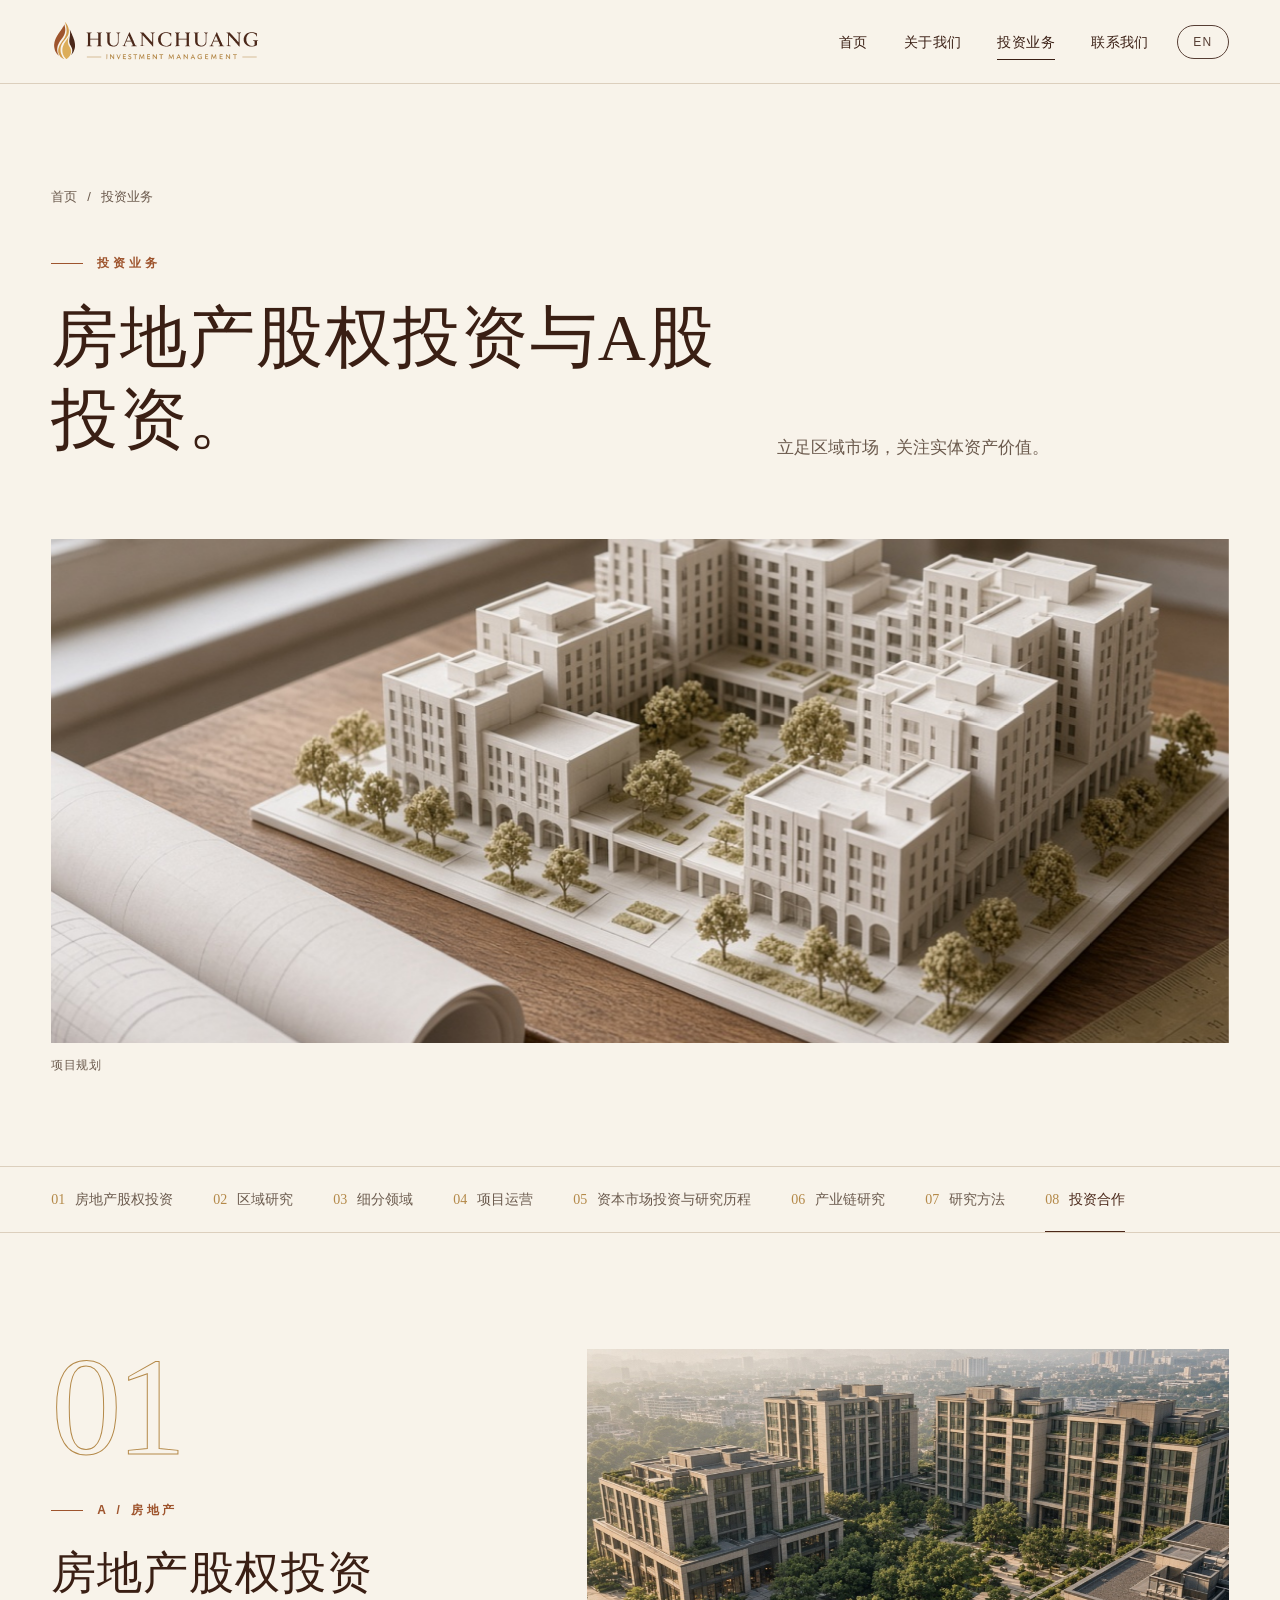
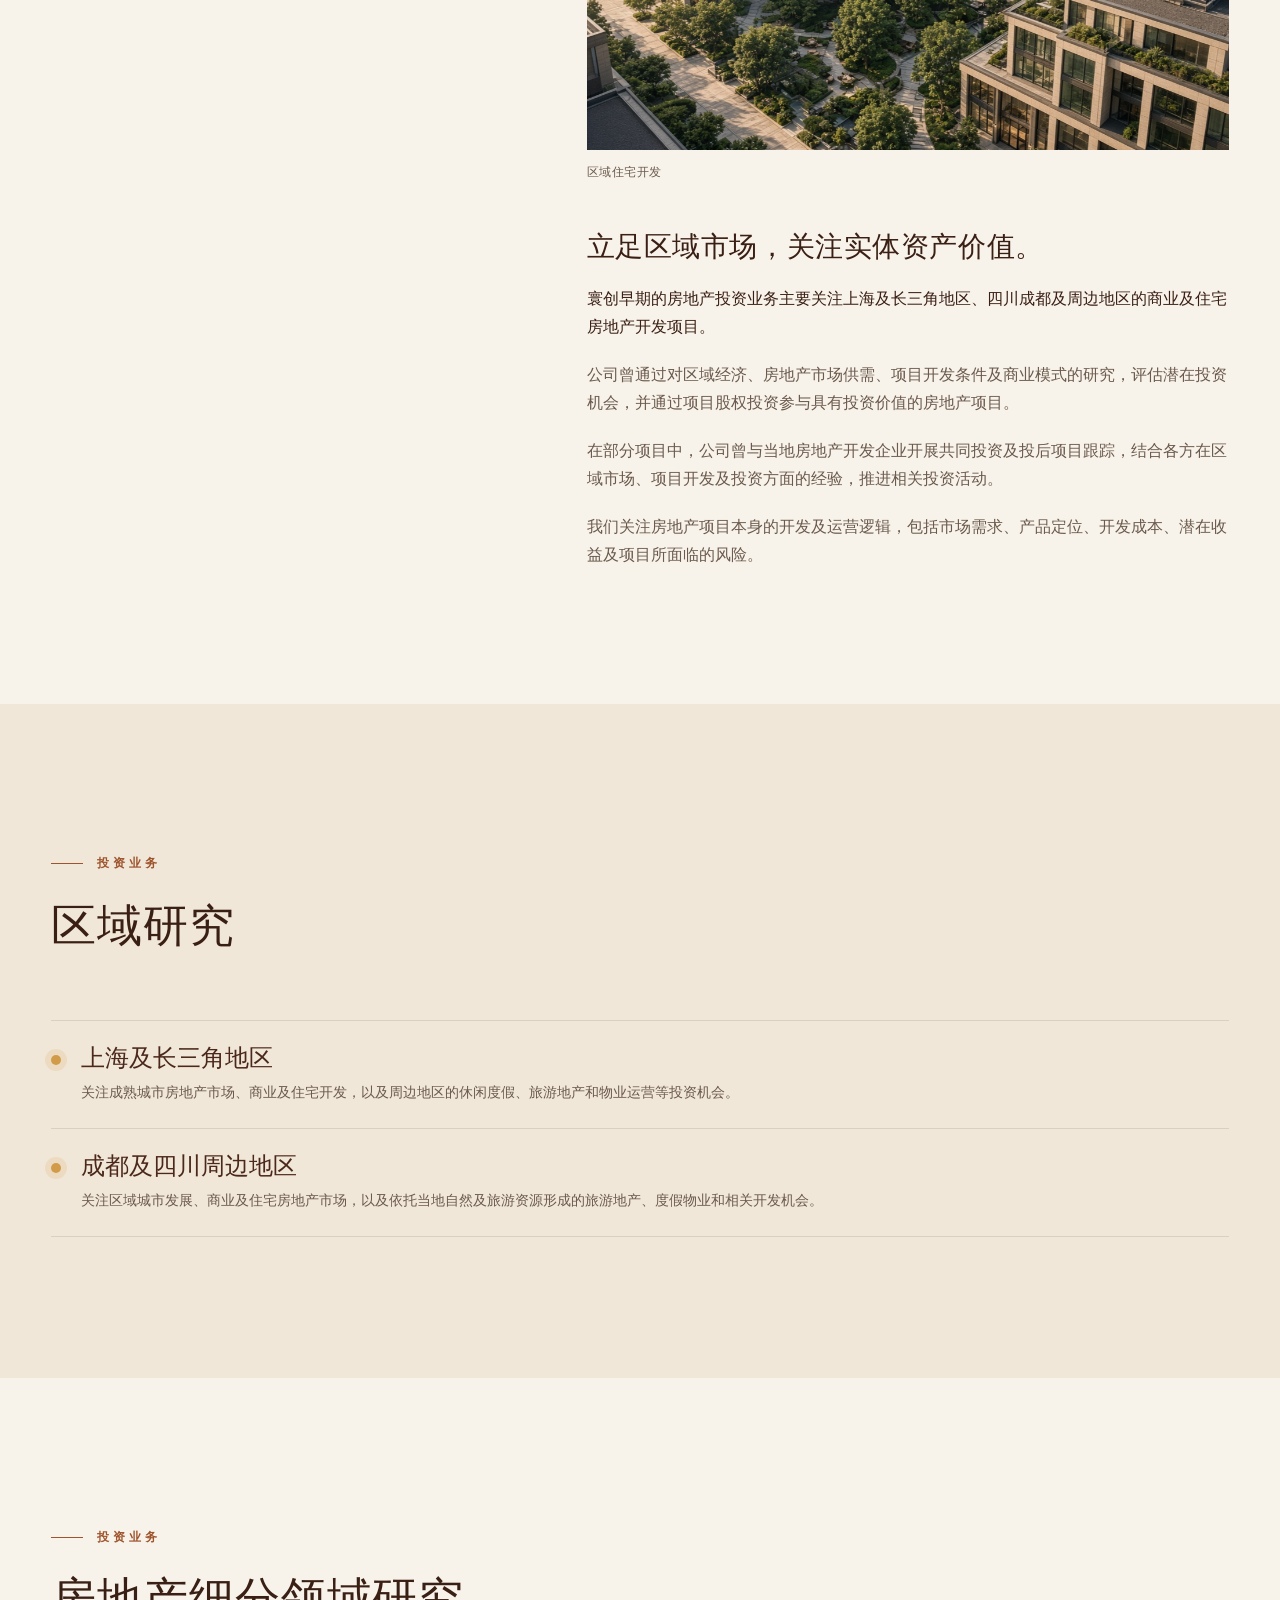
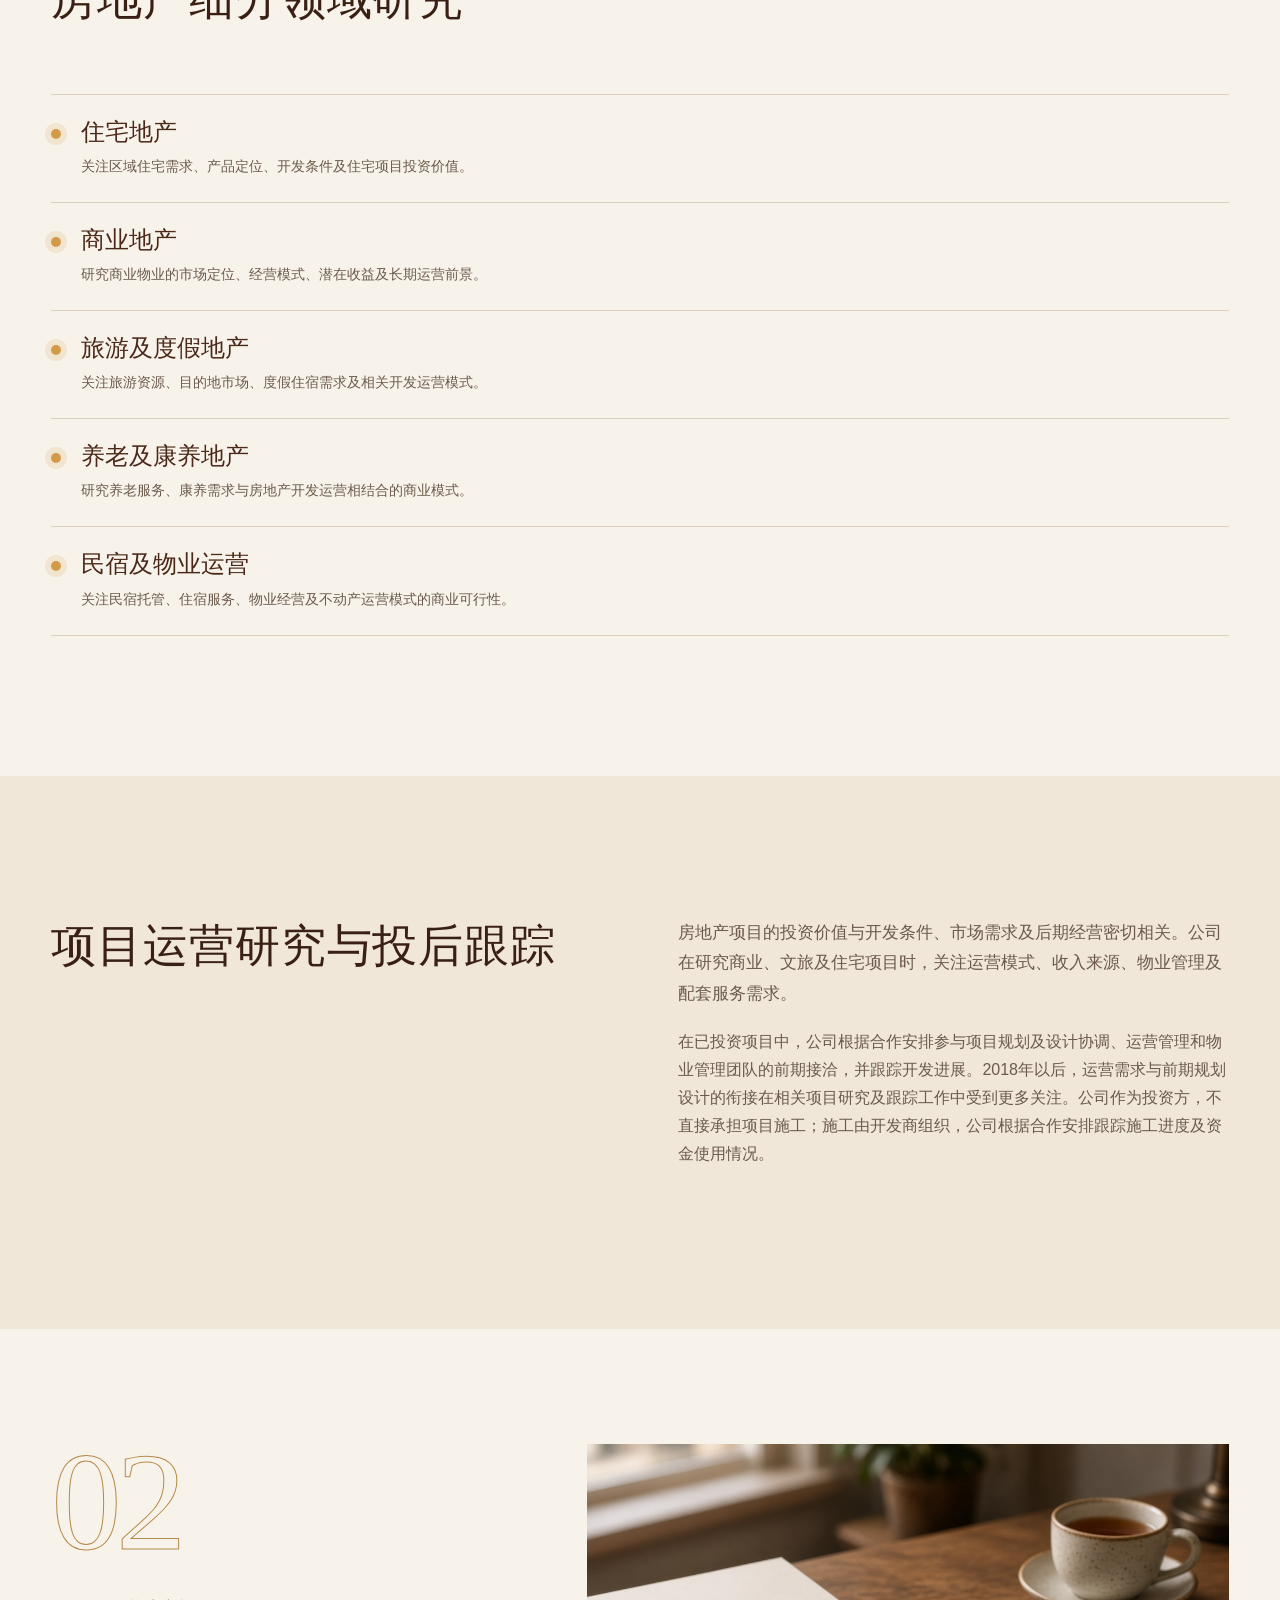
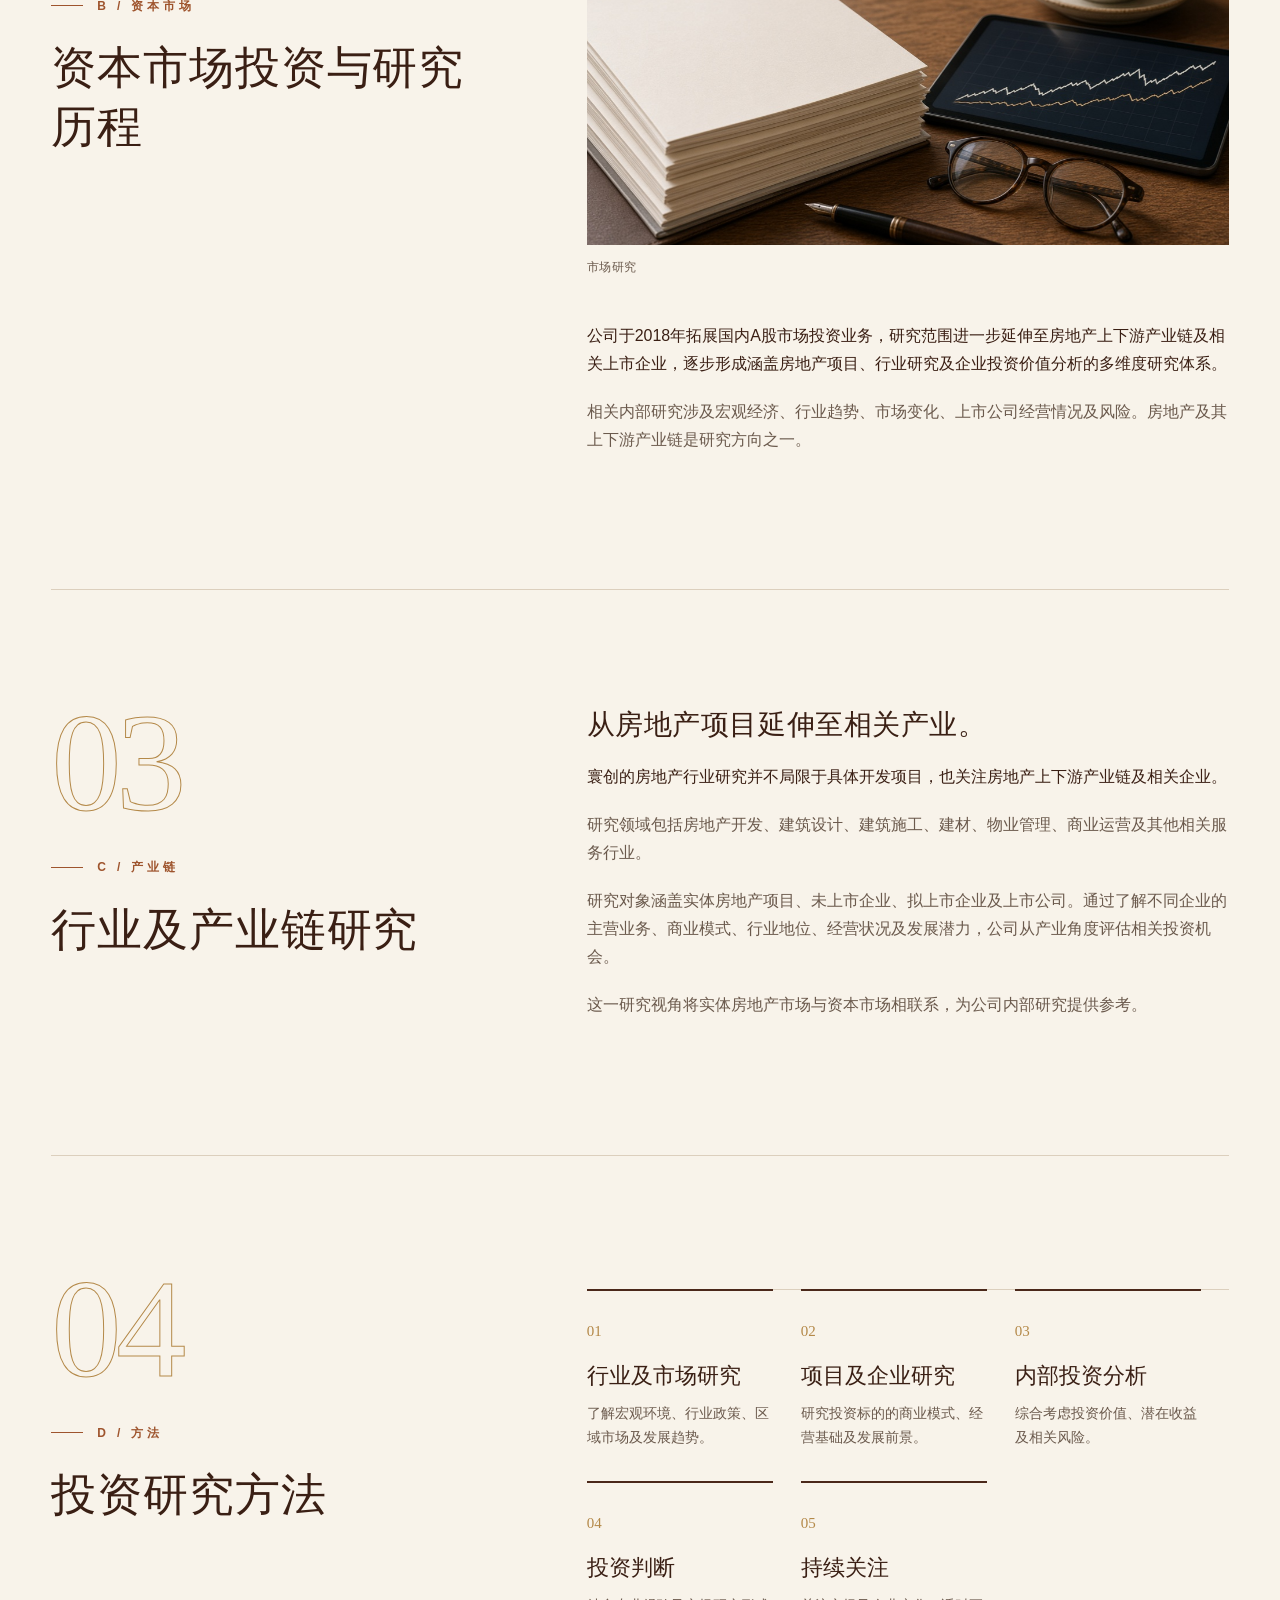
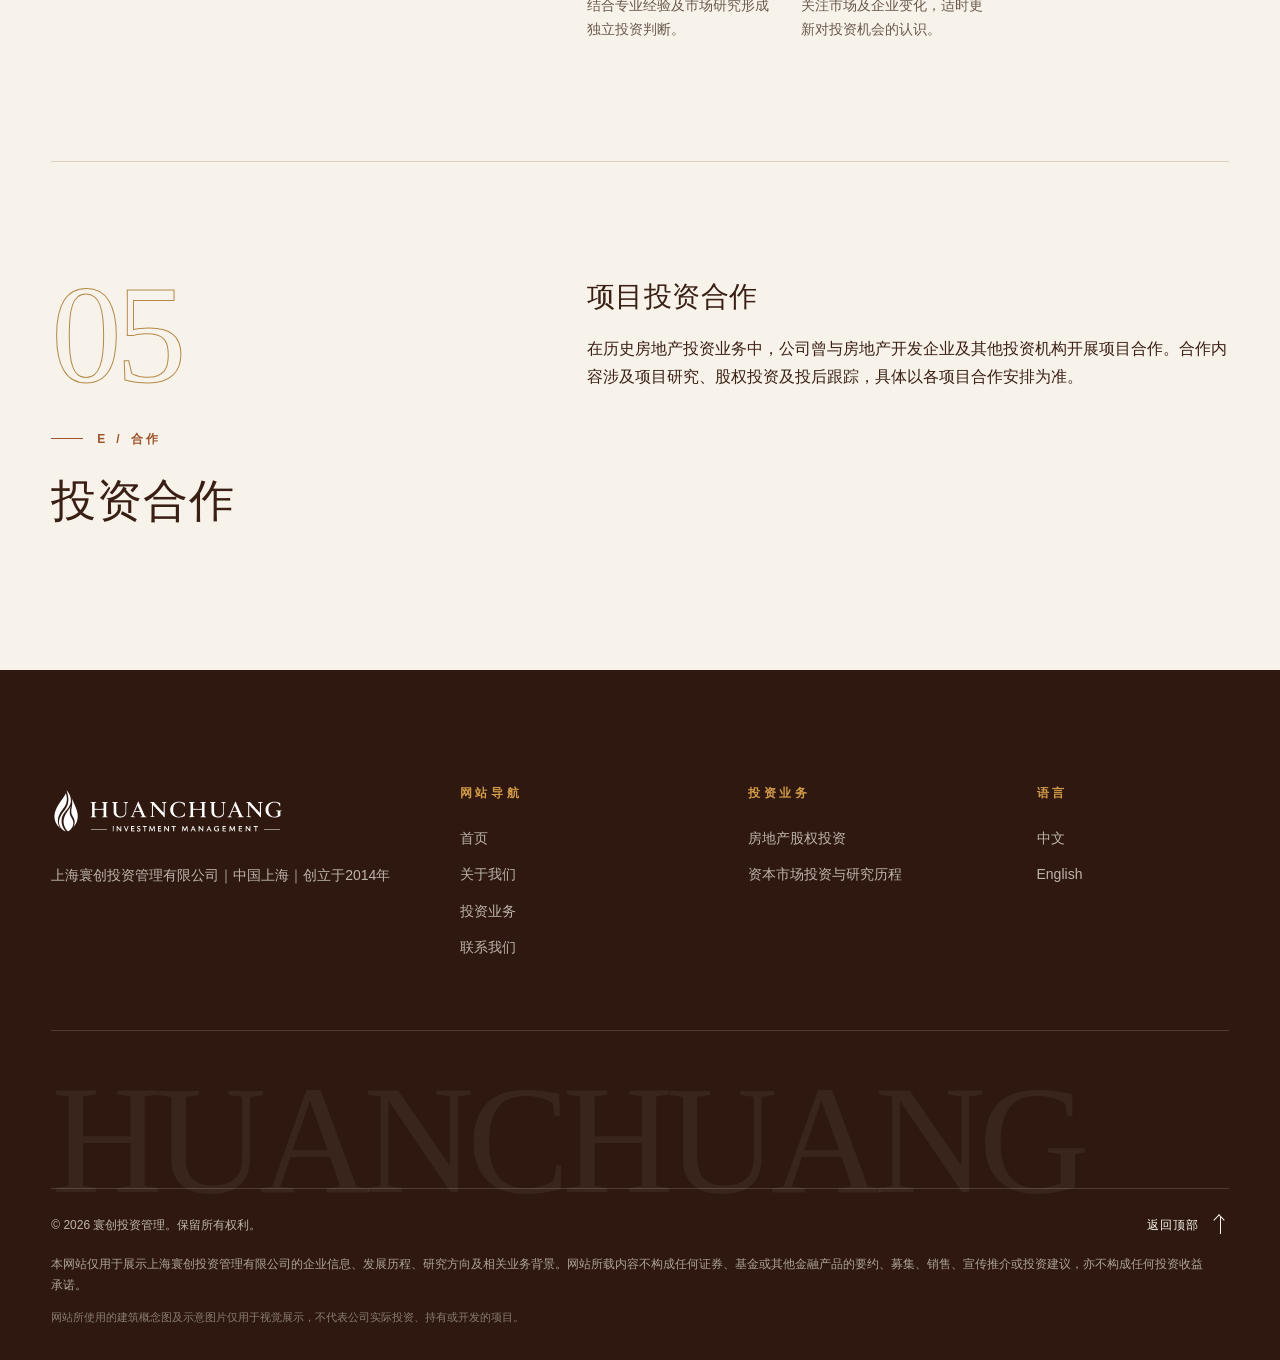
<file: zh/investment.html>
<!DOCTYPE html>
<html lang="zh-CN">
<head>
  <meta charset="utf-8">
  <meta name="viewport" content="width=device-width, initial-scale=1, viewport-fit=cover">
  <title>寰创｜企业官网</title>
  <meta name="description" content="上海寰创投资管理有限公司成立于2014年，历史业务涉及房地产股权投资及中国A股市场投资，关注上海及长三角地区、成都及四川周边地区的房地产投资机会，以及相关产业链和上市公司研究。">
  <meta name="theme-color" content="#4B281A">
  <meta property="og:type" content="website">
  <meta property="og:title" content="寰创｜企业官网">
  <meta property="og:description" content="上海寰创投资管理有限公司成立于2014年，历史业务涉及房地产股权投资及中国A股市场投资，关注上海及长三角地区、成都及四川周边地区的房地产投资机会，以及相关产业链和上市公司研究。">
  <meta property="og:image" content="../assets/media/hero-shanghai.jpg">
  <link rel="alternate" hreflang="zh-CN" href="../zh/investment.html">
  <link rel="alternate" hreflang="en" href="../en/investment.html">
  <link rel="icon" href="../01_Logos/favicon.ico">
  <link rel="apple-touch-icon" href="../01_Logos/favicon_180.png">
  <link rel="stylesheet" href="../assets/styles.css">
  <script>document.documentElement.classList.add("js")</script>
</head>
<body>
  <div class="progress" aria-hidden="true"></div>
  <a class="skip" href="#main">跳转至正文</a>
  <header class="site-header">
    <div class="wrap bar">
      <a class="brand" href="index.html" aria-label="寰创首页">
        <img class="logo-dark" src="../01_Logos/HUANCHUANG_horizontal_color.svg" width="1260" height="285" alt="寰创投资管理">
        <img class="logo-light" src="../01_Logos/HUANCHUANG_horizontal_white.svg" width="1260" height="285" alt="" aria-hidden="true">
      </a>
      <nav class="nav" aria-label="主导航">
        <div class="nav-links" id="navigation">
          <a href="index.html" style="--i:0">首页</a>
          <a href="about.html" style="--i:1">关于我们</a>
          <a href="investment.html" style="--i:2" aria-current="page">投资业务</a>
          <a href="contact.html" style="--i:3">联系我们</a>
        </div>
      </nav>
      <a class="lang-switch" href="../en/investment.html" hreflang="en" lang="en">EN</a>
      <button type="button" class="menu-btn" aria-controls="navigation" aria-expanded="false" data-label-open="关闭" data-label-closed="菜单"><span class="menu-label">菜单</span><span class="bars" aria-hidden="true"><i></i><i></i></span></button>
    </div>
  </header>
  <main id="main">
    <section class="page-hero">
      <div class="wrap">
        <nav class="crumbs hero-fade" aria-label="Breadcrumb"><a href="index.html">首页</a><span aria-hidden="true">/</span><span aria-current="page">投资业务</span></nav>
        <div class="page-hero-grid">
          <div>
            <p class="eyebrow hero-fade" style="--d:.1s">投资业务</p>
            <h1 class="split-lines"><span class="line"><span style="--i:0">房地产股权投资与A股投资。</span></span></h1>
          </div>
          <p class="lead hero-fade" style="--d:.6s">立足区域市场，关注实体资产价值。</p>
        </div>
      </div>
      <figure class="wrap page-hero-media hero-fade" style="--d:.45s">
        <div class="frame"><img data-parallax="50" src="../assets/media/planning-model.jpg" width="1024" height="768" alt="建筑规划概念图"></div>
        <figcaption>项目规划</figcaption>
      </figure>
    </section>

    <nav class="subnav" aria-label="本页导航">
      <div class="wrap">
        <a href="#real-estate"><span>01</span>房地产股权投资</a>
        <a href="#regions"><span>02</span>区域研究</a>
        <a href="#sectors"><span>03</span>细分领域</a>
        <a href="#operations"><span>04</span>项目运营</a>
        <a href="#a-shares"><span>05</span>资本市场投资与研究历程</a>
        <a href="#industry"><span>06</span>产业链研究</a>
        <a href="#method"><span>07</span>研究方法</a>
        <a href="#cooperation"><span>08</span>投资合作</a>
      </div>
    </nav>

    <div class="wrap">
      <section class="detail" id="real-estate">
        <div class="detail-aside reveal">
          <span class="detail-num" aria-hidden="true">01</span>
          <p class="eyebrow">A / 房地产</p>
          <h2>房地产股权投资</h2>
        </div>
        <div>
          <figure class="detail-media reveal" style="margin:0 0 44px">
            <div class="media-wide img-reveal"><img data-parallax="40" src="../assets/media/realestate-aerial.jpg" width="1024" height="768" alt="住宅及商业开发概念图" loading="lazy" decoding="async"></div>
            <figcaption class="media-caption">区域住宅开发</figcaption>
          </figure>
          <div class="reveal">
            <h3>立足区域市场，关注实体资产价值。</h3>
            <p>寰创早期的房地产投资业务主要关注上海及长三角地区、四川成都及周边地区的商业及住宅房地产开发项目。</p>
            <p class="muted">公司曾通过对区域经济、房地产市场供需、项目开发条件及商业模式的研究，评估潜在投资机会，并通过项目股权投资参与具有投资价值的房地产项目。</p>
            <p class="muted">在部分项目中，公司曾与当地房地产开发企业开展共同投资及投后项目跟踪，结合各方在区域市场、项目开发及投资方面的经验，推进相关投资活动。</p>
            <p class="muted">我们关注房地产项目本身的开发及运营逻辑，包括市场需求、产品定位、开发成本、潜在收益及项目所面临的风险。</p>
          </div>
        </div>
      </section>
    </div>

    <section class="section section--alt light-map" id="regions">
      <div class="wrap">
        <div class="section-head reveal">
          <div><p class="eyebrow">投资业务</p><h2>区域研究</h2></div>
        </div>
        <ul class="region-list reveal" data-stagger>
          <li><span class="region-dot" aria-hidden="true"></span><div><b>上海及长三角地区</b><span>关注成熟城市房地产市场、商业及住宅开发，以及周边地区的休闲度假、旅游地产和物业运营等投资机会。</span></div></li>
          <li><span class="region-dot" aria-hidden="true"></span><div><b>成都及四川周边地区</b><span>关注区域城市发展、商业及住宅房地产市场，以及依托当地自然及旅游资源形成的旅游地产、度假物业和相关开发机会。</span></div></li>
        </ul>
      </div>
    </section>

    <section class="section light-map" id="sectors">
      <div class="wrap">
        <div class="section-head reveal">
          <div><p class="eyebrow">投资业务</p><h2>房地产细分领域研究</h2></div>
        </div>
        <ul class="region-list reveal" data-stagger>
          <li><span class="region-dot" aria-hidden="true"></span><div><b>住宅地产</b><span>关注区域住宅需求、产品定位、开发条件及住宅项目投资价值。</span></div></li>
          <li><span class="region-dot" aria-hidden="true"></span><div><b>商业地产</b><span>研究商业物业的市场定位、经营模式、潜在收益及长期运营前景。</span></div></li>
          <li><span class="region-dot" aria-hidden="true"></span><div><b>旅游及度假地产</b><span>关注旅游资源、目的地市场、度假住宿需求及相关开发运营模式。</span></div></li>
          <li><span class="region-dot" aria-hidden="true"></span><div><b>养老及康养地产</b><span>研究养老服务、康养需求与房地产开发运营相结合的商业模式。</span></div></li>
          <li><span class="region-dot" aria-hidden="true"></span><div><b>民宿及物业运营</b><span>关注民宿托管、住宿服务、物业经营及不动产运营模式的商业可行性。</span></div></li>
        </ul>
      </div>
    </section>

    <section class="section section--alt" id="operations">
      <div class="wrap split split--top">
        <h2 class="reveal">项目运营研究与投后跟踪</h2>
        <div class="reveal" style="--d:.15s">
          <p class="lead">房地产项目的投资价值与开发条件、市场需求及后期经营密切相关。公司在研究商业、文旅及住宅项目时，关注运营模式、收入来源、物业管理及配套服务需求。</p>
          <p class="muted">在已投资项目中，公司根据合作安排参与项目规划及设计协调、运营管理和物业管理团队的前期接洽，并跟踪开发进展。2018年以后，运营需求与前期规划设计的衔接在相关项目研究及跟踪工作中受到更多关注。公司作为投资方，不直接承担项目施工；施工由开发商组织，公司根据合作安排跟踪施工进度及资金使用情况。</p>
        </div>
      </div>
    </section>

    <div class="wrap">
      <section class="detail" id="a-shares">
        <div class="detail-aside reveal">
          <span class="detail-num" aria-hidden="true">02</span>
          <p class="eyebrow">B / 资本市场</p>
          <h2>资本市场投资与研究历程</h2>
        </div>
        <div>
          <figure class="detail-media reveal" style="margin:0 0 44px">
            <div class="media-wide img-reveal"><img data-parallax="40" src="../assets/media/research-desk.jpg" width="1024" height="768" alt="研究工作概念图" loading="lazy" decoding="async"></div>
            <figcaption class="media-caption">市场研究</figcaption>
          </figure>
          <div class="reveal">
            <p>公司于2018年拓展国内A股市场投资业务，研究范围进一步延伸至房地产上下游产业链及相关上市企业，逐步形成涵盖房地产项目、行业研究及企业投资价值分析的多维度研究体系。</p>
            <p class="muted">相关内部研究涉及宏观经济、行业趋势、市场变化、上市公司经营情况及风险。房地产及其上下游产业链是研究方向之一。</p>
          </div>
        </div>
      </section>

      <section class="detail" id="industry">
        <div class="detail-aside reveal">
          <span class="detail-num" aria-hidden="true">03</span>
          <p class="eyebrow">C / 产业链</p>
          <h2>行业及产业链研究</h2>
        </div>
        <div class="reveal">
          <h3>从房地产项目延伸至相关产业。</h3>
          <p>寰创的房地产行业研究并不局限于具体开发项目，也关注房地产上下游产业链及相关企业。</p>
          <p class="muted">研究领域包括房地产开发、建筑设计、建筑施工、建材、物业管理、商业运营及其他相关服务行业。</p>
          <p class="muted">研究对象涵盖实体房地产项目、未上市企业、拟上市企业及上市公司。通过了解不同企业的主营业务、商业模式、行业地位、经营状况及发展潜力，公司从产业角度评估相关投资机会。</p>
          <p class="muted">这一研究视角将实体房地产市场与资本市场相联系，为公司内部研究提供参考。</p>
        </div>
      </section>

      <section class="detail" id="method">
        <div class="detail-aside reveal">
          <span class="detail-num" aria-hidden="true">04</span>
          <p class="eyebrow">D / 方法</p>
          <h2>投资研究方法</h2>
        </div>
        <div>
          <ol class="steps reveal" data-stagger>
            <li><h4>行业及市场研究</h4><p>了解宏观环境、行业政策、区域市场及发展趋势。</p></li>
            <li><h4>项目及企业研究</h4><p>研究投资标的的商业模式、经营基础及发展前景。</p></li>
            <li><h4>内部投资分析</h4><p>综合考虑投资价值、潜在收益及相关风险。</p></li>
            <li><h4>投资判断</h4><p>结合专业经验及市场研究形成独立投资判断。</p></li>
            <li><h4>持续关注</h4><p>关注市场及企业变化，适时更新对投资机会的认识。</p></li>
          </ol>
        </div>
      </section>

      <section class="detail" id="cooperation">
        <div class="detail-aside reveal">
          <span class="detail-num" aria-hidden="true">05</span>
          <p class="eyebrow">E / 合作</p>
          <h2>投资合作</h2>
        </div>
        <div class="reveal">
          <h3>项目投资合作</h3>
          <p>在历史房地产投资业务中，公司曾与房地产开发企业及其他投资机构开展项目合作。合作内容涉及项目研究、股权投资及投后跟踪，具体以各项目合作安排为准。</p>
        </div>
      </section>
    </div>
  </main>
  <footer class="site-footer">
    <div class="wrap">
      <div class="footer-top">
        <div class="footer-brand">
          <img src="../01_Logos/HUANCHUANG_horizontal_white.svg" width="1260" height="285" alt="寰创投资管理" loading="lazy">
          <p>上海寰创投资管理有限公司｜中国上海｜创立于2014年</p>
        </div>
        <div class="footer-col">
          <p class="footer-title">网站导航</p>
          <a href="index.html">首页</a><a href="about.html">关于我们</a><a href="investment.html">投资业务</a><a href="contact.html">联系我们</a>
        </div>
        <div class="footer-col">
          <p class="footer-title">投资业务</p>
          <a href="investment.html#real-estate">房地产股权投资</a><a href="investment.html#a-shares">资本市场投资与研究历程</a>
        </div>
        <div class="footer-col">
          <p class="footer-title">语言</p>
          <a href="../zh/investment.html" lang="zh-CN" hreflang="zh-CN">中文</a><a href="../en/investment.html" lang="en" hreflang="en">English</a>
        </div>
      </div>
      <p class="footer-mark" aria-hidden="true">HUANCHUANG</p>
      <div class="footer-base">
        <span>© 2026 寰创投资管理。保留所有权利。</span>
        <button type="button" class="to-top" data-top>返回顶部<span class="arrow arrow--up" aria-hidden="true"></span></button>
      </div>
      <p class="footer-legal">本网站仅用于展示上海寰创投资管理有限公司的企业信息、发展历程、研究方向及相关业务背景。网站所载内容不构成任何证券、基金或其他金融产品的要约、募集、销售、宣传推介或投资建议，亦不构成任何投资收益承诺。</p>
      <p class="footer-media">网站所使用的建筑概念图及示意图片仅用于视觉展示，不代表公司实际投资、持有或开发的项目。</p>
    </div>
  </footer>
  <script src="../assets/site.js" defer></script>
</body>
</html>
</file>
<file: assets/styles.css>
:root {
  --bg: #f8f3ea;
  --bg-2: #f0e7d9;
  --paper: #fffaf2;
  --ink: #3a1f14;
  --ink-2: #4b281a;
  --ink-3: #2e180f;
  --muted: #6b5a4d;
  --line: #dccfbd;
  --line-dark: rgba(251, 247, 239, 0.16);
  --gold: #b48949;
  --gold-2: #d29b49;
  --rust: #9e542d;
  --cream: #fbf7ef;
  --serif: Georgia, "Times New Roman", serif;
  --sans: "Segoe UI", "Helvetica Neue", Arial, sans-serif;
  --ease: cubic-bezier(0.2, 0.7, 0.1, 1);
  --header: 84px;
  --gutter: clamp(20px, 4vw, 56px);
  --wrap: 1320px;
}

html[lang="zh-CN"] {
  --serif: "Songti SC", "STSong", "Noto Serif SC", "SimSun", serif;
  --sans: "PingFang SC", "Microsoft YaHei", "Noto Sans SC", sans-serif;
}

* { box-sizing: border-box; }

html {
  scroll-behavior: smooth;
  -webkit-text-size-adjust: 100%;
}

body {
  margin: 0;
  background: var(--bg);
  color: var(--ink);
  font: 16px/1.75 var(--sans);
  -webkit-font-smoothing: antialiased;
  text-rendering: optimizeLegibility;
  overflow-x: clip;
}

body.no-scroll { overflow: hidden; }

img, video, svg { display: block; max-width: 100%; }

a { color: inherit; }

button {
  font: inherit;
  color: inherit;
  background: none;
  border: 0;
  padding: 0;
  cursor: pointer;
}

:focus-visible {
  outline: 2px solid var(--rust);
  outline-offset: 4px;
}

::selection {
  background: #ead7bf;
  color: var(--ink);
}

.sr-only {
  position: absolute;
  width: 1px;
  height: 1px;
  overflow: hidden;
  clip: rect(0 0 0 0);
  white-space: nowrap;
}

.wrap {
  width: min(var(--wrap), 100% - 2 * var(--gutter));
  margin-inline: auto;
}

.skip {
  position: fixed;
  top: -100px;
  left: 16px;
  z-index: 100;
  background: var(--cream);
  color: var(--ink);
  padding: 10px 16px;
}

.skip:focus { top: 12px; }

.progress {
  position: fixed;
  inset: 0 0 auto;
  height: 2px;
  z-index: 70;
  background: linear-gradient(90deg, var(--rust), var(--gold-2));
  transform: scaleX(0);
  transform-origin: left;
}

/* Typography */

h1, h2, h3, h4 {
  font-family: var(--serif);
  font-weight: 400;
  margin: 0;
  color: inherit;
  text-wrap: balance;
}

h1 {
  font-size: clamp(44px, 6.2vw, 96px);
  line-height: 1.02;
  letter-spacing: -0.03em;
}

html[lang="zh-CN"] :is(h1, h2, h3) {
  word-break: keep-all;
  overflow-wrap: anywhere;
}

h2 {
  font-size: clamp(34px, 4.2vw, 64px);
  line-height: 1.06;
  letter-spacing: -0.025em;
  margin-bottom: 24px;
}

h3 {
  font-size: clamp(24px, 2.2vw, 32px);
  line-height: 1.2;
  letter-spacing: -0.01em;
  margin-bottom: 16px;
}

p { margin: 0 0 20px; }

.eyebrow {
  display: inline-flex;
  align-items: center;
  gap: 14px;
  font: 600 12px/1.2 var(--sans);
  letter-spacing: 0.2em;
  text-transform: uppercase;
  color: var(--rust);
  margin: 0 0 26px;
}

.eyebrow::before {
  content: "";
  width: 32px;
  height: 1px;
  background: currentColor;
}

.eyebrow--light { color: var(--gold-2); }

.lead {
  font-size: clamp(17px, 1.35vw, 20px);
  line-height: 1.75;
  color: var(--muted);
  max-width: 40rem;
}

.muted { color: var(--muted); }

html[lang="zh-CN"] h1 {
  font-size: clamp(40px, 5.2vw, 80px);
  line-height: 1.24;
  letter-spacing: 0.02em;
}

html[lang="zh-CN"] h2 {
  font-size: clamp(30px, 3.5vw, 54px);
  line-height: 1.32;
  letter-spacing: 0.02em;
}

html[lang="zh-CN"] h3 {
  line-height: 1.42;
  letter-spacing: 0.02em;
}

html[lang="zh-CN"] .eyebrow {
  text-transform: none;
  letter-spacing: 0.32em;
}

/* Links and buttons */

.arrow {
  position: relative;
  display: inline-block;
  width: 18px;
  height: 10px;
  flex: none;
  transition: transform 0.45s var(--ease);
}

.arrow::before,
.arrow::after {
  content: "";
  position: absolute;
  top: 50%;
}

.arrow::before {
  left: 0;
  width: 17px;
  border-top: 1px solid currentColor;
}

.arrow::after {
  right: 0;
  width: 7px;
  height: 7px;
  border-top: 1px solid currentColor;
  border-right: 1px solid currentColor;
  transform: translateY(-62%) rotate(45deg);
}

.arrow--left { transform: rotate(180deg); }
.arrow--up { transform: rotate(-90deg); }

.btn {
  position: relative;
  isolation: isolate;
  overflow: hidden;
  display: inline-flex;
  align-items: center;
  gap: 16px;
  padding: 17px 28px;
  border-radius: 999px;
  background: var(--ink-2);
  color: var(--cream);
  text-decoration: none;
  font-size: 14px;
  letter-spacing: 0.03em;
  white-space: nowrap;
  transition: color 0.4s var(--ease);
}

.btn::before {
  content: "";
  position: absolute;
  inset: 0;
  z-index: -1;
  border-radius: inherit;
  background: var(--gold);
  transform: translateY(101%);
  transition: transform 0.55s var(--ease);
}

.btn:hover::before { transform: none; }
.btn:hover .arrow { transform: translateX(4px); }

.btn--light {
  background: var(--cream);
  color: var(--ink-2);
}

.btn--light:hover { color: var(--cream); }

.textlink {
  position: relative;
  display: inline-flex;
  align-items: center;
  gap: 14px;
  padding: 8px 0;
  text-decoration: none;
  font-size: 14px;
  letter-spacing: 0.02em;
}

.textlink::before,
.textlink::after {
  content: "";
  position: absolute;
  left: 0;
  right: 0;
  bottom: 0;
  height: 1px;
}

.textlink::before {
  background: currentColor;
  opacity: 0.3;
}

.textlink::after {
  background: currentColor;
  transform: scaleX(0.35);
  transform-origin: left;
  transition: transform 0.6s var(--ease);
}

.textlink:hover::after { transform: scaleX(1); }
.textlink:hover .arrow { transform: translateX(4px); }

.textlink--light { color: var(--cream); }

/* Header */

.site-header {
  position: fixed;
  inset: 0 0 auto;
  z-index: 50;
  color: var(--ink);
  transition: transform 0.5s var(--ease), color 0.4s var(--ease);
}

.site-header::before {
  content: "";
  position: absolute;
  inset: 0;
  z-index: -1;
  background: rgba(248, 243, 234, 0.86);
  -webkit-backdrop-filter: blur(16px) saturate(1.2);
  backdrop-filter: blur(16px) saturate(1.2);
  border-bottom: 1px solid var(--line);
  transition: opacity 0.4s var(--ease);
}

.site-header.is-hidden { transform: translateY(-100%); }

.site-header.is-overlay:not(.is-scrolled),
.site-header.menu-open { color: var(--cream); }

.site-header.is-overlay:not(.is-scrolled)::before,
.site-header.menu-open::before { opacity: 0; }

.bar {
  position: relative;
  height: var(--header);
  display: flex;
  align-items: center;
  gap: 28px;
}

.brand {
  position: relative;
  z-index: 2;
  display: block;
  width: 212px;
  flex: none;
}

.brand img {
  width: 100%;
  height: auto;
  transition: opacity 0.4s var(--ease);
}

.brand .logo-light {
  position: absolute;
  inset: 0;
  opacity: 0;
}

.site-header.is-overlay:not(.is-scrolled) .logo-light,
.site-header.menu-open .logo-light { opacity: 1; }

.site-header.is-overlay:not(.is-scrolled) .logo-dark,
.site-header.menu-open .logo-dark { opacity: 0; }

.nav { margin-left: auto; }

.nav-links {
  display: flex;
  gap: 36px;
}

.nav-links a {
  position: relative;
  padding: 8px 0;
  text-decoration: none;
  font-size: 14px;
  letter-spacing: 0.03em;
}

.nav-links a::after {
  content: "";
  position: absolute;
  left: 0;
  right: 0;
  bottom: 2px;
  height: 1px;
  background: currentColor;
  transform: scaleX(0);
  transform-origin: right;
  transition: transform 0.5s var(--ease);
}

.nav-links a:hover::after,
.nav-links a[aria-current="page"]::after {
  transform: scaleX(1);
  transform-origin: left;
}

.lang-switch {
  position: relative;
  z-index: 2;
  display: inline-flex;
  align-items: center;
  justify-content: center;
  min-width: 52px;
  height: 34px;
  padding: 0 14px;
  border: 1px solid currentColor;
  border-radius: 999px;
  text-decoration: none;
  font-size: 12px;
  letter-spacing: 0.1em;
  opacity: 0.85;
  transition: opacity 0.3s, background 0.3s, color 0.3s;
}

.lang-switch:hover { opacity: 1; }

.menu-btn {
  position: relative;
  z-index: 2;
  display: none;
  align-items: center;
  gap: 12px;
  height: 44px;
  font-size: 14px;
  letter-spacing: 0.04em;
}

.menu-btn .bars {
  position: relative;
  width: 24px;
  height: 10px;
}

.menu-btn .bars i {
  position: absolute;
  left: 0;
  width: 100%;
  height: 1px;
  background: currentColor;
  transition: transform 0.5s var(--ease), top 0.5s var(--ease);
}

.menu-btn .bars i:first-child { top: 0; }
.menu-btn .bars i:last-child { top: 9px; }

.menu-btn[aria-expanded="true"] .bars i:first-child { top: 5px; transform: rotate(45deg); }
.menu-btn[aria-expanded="true"] .bars i:last-child { top: 5px; transform: rotate(-45deg); }

/* Reveal motion */

.js body { animation: page-in 0.9s var(--ease) both; }

.js body.is-leaving {
  opacity: 0;
  transition: opacity 0.25s ease;
}

@keyframes page-in {
  from { opacity: 0; }
  to { opacity: 1; }
}

.js .reveal {
  opacity: 0;
  transform: translateY(32px);
  transition: opacity 1.1s var(--ease), transform 1.1s var(--ease);
  transition-delay: var(--d, 0s);
}

.js .reveal.is-in {
  opacity: 1;
  transform: none;
}

.js [data-stagger] > * {
  opacity: 0;
  transform: translateY(22px);
  transition: opacity 0.9s var(--ease), transform 0.9s var(--ease);
  transition-delay: calc(var(--i, 0) * 90ms + var(--d, 0s));
}

.js [data-stagger].is-in > * {
  opacity: 1;
  transform: none;
}

.js .img-reveal {
  clip-path: inset(0 0 100% 0);
  transition: clip-path 1.4s var(--ease);
}

.js .img-reveal img {
  transform: scale(1.18);
  transition: transform 1.8s var(--ease);
}

.js .img-reveal.is-in { clip-path: inset(0); }
.js .img-reveal.is-in img { transform: scale(1.02); }

.split-lines .line {
  display: block;
  overflow: hidden;
  padding-bottom: 0.08em;
  margin-bottom: -0.08em;
}

.split-lines .line > span { display: inline-block; }

.js .split-lines .line > span {
  transform: translateY(108%);
  transition: transform 1.3s var(--ease);
  transition-delay: calc(0.2s + var(--i, 0) * 0.12s);
}

.js.is-ready .split-lines .line > span { transform: none; }

.js .hero-fade {
  opacity: 0;
  transform: translateY(18px);
  transition: opacity 1.1s var(--ease), transform 1.1s var(--ease);
  transition-delay: var(--d, 0s);
}

.js.is-ready .hero-fade {
  opacity: 1;
  transform: none;
}

[data-parallax] {
  height: calc(100% + 100px) !important;
  margin-top: -50px;
  will-change: transform;
}

/* Home hero */

.hero {
  position: relative;
  min-height: 100vh;
  min-height: 100svh;
  display: grid;
  align-items: end;
  overflow: hidden;
  background: var(--ink-3);
  color: var(--cream);
}

.hero-media {
  position: absolute;
  inset: 0;
  will-change: transform;
}

.hero-media video {
  width: 100%;
  height: 100%;
  object-fit: cover;
  animation: hero-zoom 2.6s var(--ease) both;
}

@keyframes hero-zoom {
  from { transform: scale(1.1); }
  to { transform: scale(1); }
}

.hero-shade {
  position: absolute;
  inset: 0;
  background:
    linear-gradient(90deg, rgba(46, 24, 15, 0.82) 0%, rgba(46, 24, 15, 0.45) 48%, rgba(46, 24, 15, 0.08) 100%),
    linear-gradient(0deg, rgba(46, 24, 15, 0.75) 0%, transparent 46%);
}

.hero-inner {
  position: relative;
  padding: calc(var(--header) + 80px) 0 clamp(120px, 17vh, 180px);
}

.hero h1 {
  max-width: 16em;
  margin-bottom: 30px;
}

html[lang="zh-CN"] .hero h1 { font-size: clamp(44px, 6.2vw, 96px); }

.hero .lead {
  color: rgba(251, 247, 239, 0.82);
  margin-bottom: 18px;
}

.hero-company {
  margin: 0 0 36px;
  font-family: var(--serif);
  font-size: clamp(18px, 1.5vw, 22px);
  line-height: 1.45;
  color: rgba(251, 247, 239, 0.92);
}

.hero-actions {
  display: flex;
  flex-wrap: wrap;
  align-items: center;
  gap: 18px 36px;
}

.hero-foot {
  position: absolute;
  left: 0;
  right: 0;
  bottom: 30px;
  display: flex;
  justify-content: space-between;
  align-items: center;
  gap: 24px;
  font-size: 12px;
  letter-spacing: 0.06em;
  color: rgba(251, 247, 239, 0.66);
}

.scroll-cue {
  display: inline-flex;
  align-items: center;
  gap: 14px;
  margin-left: auto;
}

.scroll-cue i {
  position: relative;
  width: 1px;
  height: 46px;
  overflow: hidden;
  background: rgba(251, 247, 239, 0.25);
}

.scroll-cue i::after {
  content: "";
  position: absolute;
  left: 0;
  top: -50%;
  width: 100%;
  height: 50%;
  background: var(--cream);
  animation: cue 2.2s var(--ease) infinite;
}

@keyframes cue {
  to { top: 100%; }
}

/* Stats and marquee */

.stats {
  display: grid;
  grid-template-columns: repeat(3, 1fr);
}

.stat {
  padding: 44px 28px 40px;
  border-left: 1px solid var(--line);
}

.stat:first-child {
  padding-left: 0;
  border-left: 0;
}

.stat-num {
  display: block;
  font-family: var(--serif);
  font-size: clamp(46px, 5vw, 76px);
  line-height: 1;
  letter-spacing: -0.03em;
  color: var(--ink-2);
  font-variant-numeric: tabular-nums;
}

.stat-label {
  display: block;
  margin-top: 14px;
  font-size: 14px;
  color: var(--muted);
}

.marquee {
  overflow: hidden;
  padding: 24px 0;
  border-block: 1px solid var(--line);
  background: var(--bg-2);
}

.marquee-track {
  display: flex;
  width: max-content;
  animation: marquee 48s linear infinite;
}

.marquee:hover .marquee-track { animation-play-state: paused; }

.marquee span {
  display: inline-flex;
  align-items: center;
  gap: 40px;
  padding-right: 40px;
  font-family: var(--serif);
  font-size: clamp(22px, 2.4vw, 34px);
  color: var(--ink-2);
  white-space: nowrap;
}

.marquee span::after {
  content: "";
  width: 9px;
  height: 9px;
  background: var(--gold);
  transform: rotate(45deg);
}

@keyframes marquee {
  to { transform: translateX(-50%); }
}

/* Sections */

.section { padding: clamp(88px, 11vw, 168px) 0; }

.section--alt { background: var(--bg-2); }

.section-head {
  display: grid;
  grid-template-columns: 1.25fr 0.75fr;
  gap: 48px;
  align-items: end;
  margin-bottom: clamp(44px, 5vw, 80px);
}

.section-head h2 { margin-bottom: 0; }

.section-head > p,
.section-side {
  justify-self: end;
  max-width: 28rem;
  margin: 0;
  color: var(--muted);
}

.dark {
  background: var(--ink-2);
  color: var(--cream);
}

.dark .eyebrow { color: var(--gold-2); }
.dark .lead, .dark p { color: rgba(251, 247, 239, 0.76); }
.dark .section-head > p { color: rgba(251, 247, 239, 0.7); }

/* Feature cards */

.features {
  display: grid;
  grid-template-columns: 1fr 1fr;
  gap: clamp(20px, 2.6vw, 40px);
  align-items: start;
}

.features > :nth-child(2) { margin-top: 96px; }

.feature {
  display: flex;
  flex-direction: column;
  background: var(--paper);
  border: 1px solid var(--line);
}

.feature-media {
  position: relative;
  aspect-ratio: 16 / 11;
  overflow: hidden;
  background: var(--bg-2);
}

.feature-media img {
  width: 100%;
  height: 100%;
  object-fit: cover;
}

.feature:hover .feature-media img {
  transform: scale(1.08);
  transition-duration: 1.4s;
}

.feature-tag {
  position: absolute;
  left: 20px;
  top: 20px;
  padding: 7px 12px;
  background: rgba(251, 247, 239, 0.92);
  color: var(--ink-2);
  font-size: 11px;
  letter-spacing: 0.14em;
  text-transform: uppercase;
}

.feature-body {
  display: flex;
  flex-direction: column;
  flex: 1;
  padding: clamp(26px, 3vw, 44px);
}

.feature-body p { color: var(--muted); }

.feature-body .textlink {
  align-self: flex-start;
  margin-top: 12px;
}

.feature-num {
  display: block;
  margin-bottom: 20px;
  font-size: 12px;
  letter-spacing: 0.16em;
  text-transform: uppercase;
  color: var(--gold);
}

/* Tables */

.table-wrap {
  overflow-x: auto;
  border-top: 1px solid var(--ink-2);
  -webkit-overflow-scrolling: touch;
}

.data-table {
  width: 100%;
  min-width: 720px;
  border-collapse: collapse;
}

.data-table th,
.data-table td {
  text-align: left;
  vertical-align: top;
  padding: 24px 28px 24px 0;
  border-bottom: 1px solid var(--line);
}

.data-table thead th {
  padding-top: 20px;
  padding-bottom: 20px;
  font: 600 12px/1.4 var(--sans);
  letter-spacing: 0.14em;
  text-transform: uppercase;
  color: var(--muted);
}

html[lang="zh-CN"] .data-table thead th { letter-spacing: 0.2em; }

.data-table tbody th {
  width: 20%;
  font-family: var(--serif);
  font-weight: 400;
  font-size: 19px;
  color: var(--ink-2);
}

.data-table tbody td { width: 40%; }

.data-table tbody tr { transition: background 0.3s; }
.data-table tbody tr:hover { background: rgba(180, 137, 73, 0.07); }

.data-table--facts { min-width: 0; }
.data-table--facts tbody th { width: 32%; }
.data-table--facts tbody td { width: auto; }

.dot {
  display: inline-block;
  width: 8px;
  height: 8px;
  margin-right: 10px;
  border-radius: 50%;
  background: var(--gold);
  vertical-align: 1px;
}

.dot--rust { background: var(--rust); }

.table-note {
  margin: 18px 0 0;
  font-size: 13px;
  color: var(--muted);
}

/* Region map */

.region {
  display: grid;
  grid-template-columns: 0.9fr 1.1fr;
  gap: clamp(40px, 6vw, 104px);
  align-items: center;
}

.region-list {
  list-style: none;
  padding: 0;
  margin: 40px 0 0;
  border-top: 1px solid var(--line-dark);
}

.region-list li {
  display: grid;
  grid-template-columns: auto 1fr;
  gap: 20px;
  padding: 22px 0;
  border-bottom: 1px solid var(--line-dark);
}

.region-list b {
  display: block;
  font-family: var(--serif);
  font-weight: 400;
  font-size: 24px;
  line-height: 1.3;
  color: var(--cream);
  margin-bottom: 4px;
}

.region-list span:not(.region-dot) {
  font-size: 14px;
  color: rgba(251, 247, 239, 0.66);
}

.region-dot {
  width: 10px;
  height: 10px;
  margin-top: 12px;
  border-radius: 50%;
  background: var(--gold-2);
  box-shadow: 0 0 0 6px rgba(210, 155, 73, 0.16);
}

.light-map .region-list { border-color: var(--line); }
.light-map .region-list li { border-color: var(--line); }
.light-map .region-list b { color: var(--ink-2); }
.light-map .region-list span:not(.region-dot) { color: var(--muted); }

.map {
  width: 100%;
  height: auto;
  color: var(--cream);
}

.light-map .map { color: var(--ink-2); }

.map-grid circle { fill: currentColor; opacity: 0.2; }

.map-river {
  fill: none;
  stroke: currentColor;
  stroke-width: 1;
  stroke-dasharray: 2 6;
  opacity: 0.35;
}

.map-route-base {
  fill: none;
  stroke: var(--gold-2);
  stroke-width: 1;
  stroke-dasharray: 4 7;
  opacity: 0.45;
}

.map-route-draw {
  fill: none;
  stroke: var(--gold-2);
  stroke-width: 2;
  stroke-linecap: round;
  stroke-dasharray: 1;
  stroke-dashoffset: 1;
  transition: stroke-dashoffset 2.4s var(--ease) 0.3s;
}

.map-anim.is-in .map-route-draw { stroke-dashoffset: 0; }

.map-traveller { fill: var(--cream); }
.light-map .map-traveller { fill: var(--rust); }

.map-node .core { fill: var(--gold-2); }

.map-node .pulse {
  fill: none;
  stroke: var(--gold-2);
  stroke-width: 1.2;
  transform-box: fill-box;
  transform-origin: center;
  animation: pulse 3s ease-out infinite;
}

.map-node .pulse--late { animation-delay: 1.5s; }

@keyframes pulse {
  from { transform: scale(0.5); opacity: 0.9; }
  to { transform: scale(3); opacity: 0; }
}

.map-label {
  font-family: var(--serif);
  font-size: 24px;
  fill: currentColor;
}

.map-sub {
  font-family: var(--sans);
  font-size: 10px;
  letter-spacing: 0.18em;
  fill: currentColor;
  opacity: 0.6;
}

.map-note {
  font-family: var(--sans);
  font-size: 11px;
  letter-spacing: 0.08em;
  fill: currentColor;
  opacity: 0.5;
}

.map-compass path { fill: currentColor; opacity: 0.55; }

/* Gallery */

.gallery-side {
  justify-self: end;
  display: grid;
  gap: 20px;
  max-width: 28rem;
}

.gallery-side p {
  margin: 0;
  color: var(--muted);
}

.gallery-controls {
  display: flex;
  gap: 10px;
}

.gallery-controls button {
  display: grid;
  place-items: center;
  width: 52px;
  height: 52px;
  border: 1px solid var(--line);
  border-radius: 50%;
  transition: background 0.3s, color 0.3s, border-color 0.3s;
}

.gallery-controls button:hover {
  background: var(--ink-2);
  border-color: var(--ink-2);
  color: var(--cream);
}

.gallery {
  display: grid;
  grid-auto-flow: column;
  grid-auto-columns: minmax(280px, 31%);
  gap: 24px;
  overflow-x: auto;
  padding-bottom: 20px;
  scroll-snap-type: x mandatory;
  scrollbar-width: none;
  cursor: grab;
}

.gallery::-webkit-scrollbar { display: none; }

.gallery.is-drag {
  cursor: grabbing;
  scroll-snap-type: none;
}

.gallery figure {
  margin: 0;
  scroll-snap-align: start;
}

.gallery .frame {
  aspect-ratio: 4 / 5;
  overflow: hidden;
  background: var(--bg-2);
}

.gallery img {
  width: 100%;
  height: 100%;
  object-fit: cover;
  transition: transform 1.4s var(--ease);
  user-select: none;
}

.gallery figure:hover img { transform: scale(1.07); }

.gallery figcaption {
  display: flex;
  justify-content: space-between;
  gap: 16px;
  padding-top: 16px;
  font-size: 14px;
}

.gallery figcaption span:first-child {
  font-family: var(--serif);
  color: var(--gold);
}

.gallery figcaption span:last-child { color: var(--muted); }

/* Split blocks */

.split {
  display: grid;
  grid-template-columns: 1fr 1fr;
  gap: clamp(40px, 6vw, 104px);
  align-items: center;
}

.split--top { align-items: start; }

.media-tall {
  aspect-ratio: 4 / 5;
  overflow: hidden;
  background: var(--bg-2);
}

.media-tall img,
.media-wide img {
  width: 100%;
  height: 100%;
  object-fit: cover;
}

.media-wide {
  aspect-ratio: 16 / 10;
  overflow: hidden;
  background: var(--bg-2);
}

.media-caption {
  margin-top: 12px;
  font-size: 12px;
  letter-spacing: 0.04em;
  color: var(--muted);
}

.dark .media-caption { color: rgba(251, 247, 239, 0.55); }

.split .btn { margin-top: 12px; }

/* Inner page hero */

.page-hero {
  padding: calc(var(--header) + clamp(56px, 8vw, 120px)) 0 0;
}

.crumbs {
  display: flex;
  gap: 10px;
  margin-bottom: 36px;
  font-size: 13px;
  color: var(--muted);
}

.crumbs a { text-decoration: none; }
.crumbs a:hover { color: var(--ink-2); }

.page-hero-grid {
  display: grid;
  grid-template-columns: 1.2fr 0.8fr;
  gap: 48px;
  align-items: end;
}

.page-hero-grid h1 { margin-bottom: 0; }

.page-hero-grid .lead { margin: 0; }

.page-hero-media {
  margin-top: clamp(48px, 6vw, 88px);
  margin-bottom: 0;
}

.page-hero-media .frame {
  aspect-ratio: 21 / 9;
  overflow: hidden;
  background: var(--bg-2);
}

.page-hero-media img {
  width: 100%;
  height: 100%;
  object-fit: cover;
}

.page-hero-media figcaption {
  margin-top: 12px;
  font-size: 12px;
  letter-spacing: 0.04em;
  color: var(--muted);
}

/* About */

.facts-head h2 { margin-bottom: 18px; }

.timeline {
  --progress: 0;
  position: relative;
  margin-top: 24px;
  padding-left: 56px;
}

.timeline::before,
.timeline::after {
  content: "";
  position: absolute;
  left: 7px;
  top: 0;
  bottom: 0;
  width: 1px;
}

.timeline::before { background: var(--line); }

.timeline::after {
  background: var(--gold);
  transform: scaleY(var(--progress));
  transform-origin: top;
}

.tl-item {
  position: relative;
  display: grid;
  grid-template-columns: minmax(160px, 0.32fr) 1fr;
  gap: 48px;
  padding: 44px 0;
  border-bottom: 1px solid var(--line);
}

.tl-item:last-child { border-bottom: 0; }

.tl-item::before {
  content: "";
  position: absolute;
  left: -56px;
  top: 58px;
  width: 15px;
  height: 15px;
  border-radius: 50%;
  border: 1px solid var(--gold);
  background: var(--bg);
  transition: background 0.6s var(--ease), box-shadow 0.6s var(--ease);
}

.tl-item.is-in::before {
  background: var(--gold);
  box-shadow: 0 0 0 7px rgba(180, 137, 73, 0.16);
}

.tl-year {
  font-family: var(--serif);
  font-size: clamp(48px, 5vw, 80px);
  line-height: 1;
  letter-spacing: -0.03em;
  color: var(--gold);
}

.tl-year--mark {
  font-weight: 400;
}

.tl-item h3 { margin-bottom: 10px; }
.tl-item p { margin: 0; color: var(--muted); max-width: 36rem; }

.pillars {
  display: grid;
  grid-template-columns: 1fr 1fr;
  gap: 28px;
  margin: 40px 0 32px;
}

.pillar {
  padding-top: 22px;
  border-top: 1px solid var(--line-dark);
}

.pillar span {
  display: block;
  margin-bottom: 12px;
  font-family: var(--serif);
  font-size: 15px;
  color: var(--gold-2);
}

.pillar b {
  display: block;
  font-family: var(--serif);
  font-weight: 400;
  font-size: 22px;
  line-height: 1.35;
  color: var(--cream);
  margin-bottom: 8px;
}

.pillar p { font-size: 14px; margin: 0; }

/* Investment */

.subnav {
  position: sticky;
  top: var(--header);
  z-index: 20;
  margin-top: clamp(56px, 7vw, 96px);
  background: rgba(248, 243, 234, 0.9);
  -webkit-backdrop-filter: blur(14px);
  backdrop-filter: blur(14px);
  border-block: 1px solid var(--line);
  transition: top 0.5s var(--ease);
}

.site-header.is-hidden ~ main .subnav { top: 0; }

.subnav .wrap {
  display: flex;
  gap: 40px;
  overflow-x: auto;
  scrollbar-width: none;
}

.subnav a {
  position: relative;
  padding: 20px 0;
  white-space: nowrap;
  text-decoration: none;
  font-size: 14px;
  color: var(--muted);
  transition: color 0.3s;
}

.subnav a span {
  margin-right: 10px;
  font-family: var(--serif);
  color: var(--gold);
}

.subnav a::after {
  content: "";
  position: absolute;
  left: 0;
  right: 0;
  bottom: -1px;
  height: 2px;
  background: var(--ink-2);
  transform: scaleX(0);
  transform-origin: left;
  transition: transform 0.5s var(--ease);
}

.subnav a:hover,
.subnav a.is-active { color: var(--ink-2); }

.subnav a.is-active::after { transform: scaleX(1); }

.detail {
  display: grid;
  grid-template-columns: 5fr 7fr;
  gap: clamp(40px, 6vw, 104px);
  padding: clamp(80px, 9vw, 136px) 0;
  border-top: 1px solid var(--line);
  scroll-margin-top: calc(var(--header) + 64px);
}

.section[id] { scroll-margin-top: calc(var(--header) + 72px); }

.detail:first-of-type { border-top: 0; }

.detail-aside {
  position: sticky;
  top: calc(var(--header) + 110px);
  align-self: start;
}

.detail-num {
  display: block;
  margin-bottom: 28px;
  font-family: Georgia, serif;
  font-size: clamp(88px, 11vw, 168px);
  line-height: 0.82;
  letter-spacing: -0.04em;
  color: transparent;
  -webkit-text-stroke: 1px var(--gold);
}

.detail-media { margin-bottom: 44px; }

.detail h3 { margin-bottom: 18px; }

.tags {
  display: flex;
  flex-wrap: wrap;
  gap: 10px;
  margin-top: 28px;
}

.tags span {
  padding: 8px 16px;
  border: 1px solid var(--line);
  border-radius: 999px;
  font-size: 13px;
  background: var(--paper);
}

.steps-title {
  margin: 56px 0 0;
  font: 600 12px/1.4 var(--sans);
  letter-spacing: 0.18em;
  text-transform: uppercase;
  color: var(--muted);
}

html[lang="zh-CN"] .steps-title { letter-spacing: 0.3em; }

.steps {
  list-style: none;
  counter-reset: step;
  display: grid;
  grid-template-columns: repeat(3, 1fr);
  gap: 0;
  margin: 18px 0 0;
  padding: 0;
  border-top: 1px solid var(--line);
}

.steps li {
  position: relative;
  padding: 28px 28px 4px 0;
}

.steps li::before {
  counter-increment: step;
  content: "0" counter(step);
  display: block;
  margin-bottom: 18px;
  font-family: Georgia, serif;
  font-size: 15px;
  color: var(--gold);
}

.steps li::after {
  content: "";
  position: absolute;
  left: 0;
  top: -1px;
  width: 0;
  height: 2px;
  background: var(--ink-2);
  transition: width 1.1s var(--ease);
  transition-delay: calc(var(--i, 0) * 0.25s + 0.2s);
}

.steps.is-in li::after { width: calc(100% - 28px); }

.steps h4 {
  font-size: 22px;
  line-height: 1.3;
  margin-bottom: 10px;
}

.steps p {
  margin: 0;
  font-size: 14px;
  color: var(--muted);
}

@media (min-width: 861px) {
  .steps li:nth-child(n + 4) {
    margin-top: 28px;
    padding-top: 28px;
  }
}

.faq {
  border-top: 1px solid var(--ink-2);
}

.faq details { border-bottom: 1px solid var(--line); }

.faq summary {
  list-style: none;
  display: flex;
  justify-content: space-between;
  align-items: center;
  gap: 24px;
  padding: 28px 0;
  cursor: pointer;
  font-family: var(--serif);
  font-size: clamp(20px, 1.8vw, 26px);
  line-height: 1.35;
}

.faq summary::-webkit-details-marker { display: none; }

.faq .plus {
  position: relative;
  flex: none;
  width: 44px;
  height: 44px;
  border: 1px solid var(--line);
  border-radius: 50%;
  transition: background 0.4s, border-color 0.4s, transform 0.5s var(--ease);
}

.faq .plus::before,
.faq .plus::after {
  content: "";
  position: absolute;
  left: 50%;
  top: 50%;
  width: 14px;
  height: 1px;
  background: currentColor;
  transform: translate(-50%, -50%);
  transition: transform 0.5s var(--ease);
}

.faq .plus::after { transform: translate(-50%, -50%) rotate(90deg); }

.faq summary:hover .plus { border-color: var(--ink-2); }

.faq details[open] .plus {
  background: var(--ink-2);
  border-color: var(--ink-2);
  color: var(--cream);
  transform: rotate(180deg);
}

.faq details[open] .plus::after { transform: translate(-50%, -50%) rotate(0deg); }

.faq-body { overflow: hidden; }

.faq-body p {
  max-width: 46rem;
  margin: 0;
  padding: 0 0 30px;
  color: var(--muted);
}

.notice {
  display: grid;
  grid-template-columns: auto 1fr;
  gap: 18px;
  margin-top: 44px;
  padding: 24px 28px;
  border-left: 2px solid var(--gold);
  background: var(--paper);
  font-size: 14px;
  color: var(--muted);
}

.notice b {
  font-family: var(--serif);
  font-weight: 400;
  color: var(--gold);
}

/* Contact */

.contact-card {
  padding: clamp(28px, 4vw, 52px);
  background: var(--paper);
  border: 1px solid var(--line);
}

.contact-card h3 { font-size: clamp(30px, 3vw, 40px); }

.contact-card dl {
  display: grid;
  grid-template-columns: minmax(110px, 0.35fr) 1fr;
  margin: 32px 0 0;
  border-top: 1px solid var(--line);
}

.contact-card dt,
.contact-card dd {
  margin: 0;
  padding: 18px 0;
  border-bottom: 1px solid var(--line);
}

.contact-card dt {
  font-size: 12px;
  letter-spacing: 0.14em;
  text-transform: uppercase;
  color: var(--muted);
  padding-top: 21px;
}

html[lang="zh-CN"] .contact-card dt { letter-spacing: 0.2em; }

.contact-card .textlink { margin-top: 28px; }

.section--office { padding-top: clamp(12px, 3vw, 48px); }

#office { scroll-margin-top: calc(var(--header) + 20px); }

.office-fields {
  display: grid;
  grid-template-columns: 1fr 1fr;
  gap: clamp(16px, 2vw, 28px);
  margin-bottom: clamp(28px, 4vw, 40px);
}

.office-fields dl {
  margin: 0;
  padding: clamp(22px, 3vw, 36px);
  background: var(--paper);
  border: 1px solid var(--line);
}

.office-fields dl.is-office { box-shadow: inset 3px 0 0 var(--gold); }

.office-fields dt {
  margin: 0 0 12px;
  font-size: 12px;
  letter-spacing: 0.14em;
  text-transform: uppercase;
  color: var(--muted);
}

html[lang="zh-CN"] .office-fields dt {
  letter-spacing: 0.22em;
  text-transform: none;
}

.office-fields dd {
  margin: 0;
  font-family: var(--serif);
  font-size: clamp(20px, 1.7vw, 26px);
  line-height: 1.45;
  color: var(--ink-2);
}

.office-fields dd.field-blank {
  font-family: var(--sans);
  font-size: 18px;
  color: var(--muted);
}

.addr-unit { white-space: nowrap; }

.addr-en,
.addr-note {
  display: block;
  margin-top: 10px;
  font-family: var(--sans);
  font-size: 14px;
  line-height: 1.65;
  color: var(--muted);
}

.addr-note { margin-top: 14px; color: var(--rust); }

.office-map {
  height: clamp(420px, 56vw, 560px);
  overflow: hidden;
  border: 1px solid var(--line);
  background: var(--bg-2);
}

.office-map iframe {
  display: block;
  width: 100%;
  height: 100%;
  border: 0;
}

.office-actions .steps-title { margin: clamp(28px, 4vw, 40px) 0 16px; }

.office-actions-row {
  display: flex;
  flex-wrap: wrap;
  gap: 12px 16px;
}

.btn--line {
  background: transparent;
  color: var(--ink-2);
  box-shadow: inset 0 0 0 1px currentColor;
}

.btn--line:hover { color: var(--cream); }

.office-photos { margin-top: clamp(56px, 7vw, 96px); }

.office-photos-head {
  display: flex;
  justify-content: space-between;
  align-items: flex-end;
  gap: 24px 40px;
  margin-bottom: 28px;
}

.office-photos-head h3 { margin: 0; }

.office-photos-head p {
  max-width: 22rem;
  margin: 0;
  color: var(--muted);
  text-align: right;
}

.office-photo-grid {
  display: grid;
  grid-template-columns: 1fr 1fr;
  gap: clamp(20px, 2.6vw, 40px);
}

.office-photo-grid figure { margin: 0; }

.office-photo-grid .frame {
  position: relative;
  aspect-ratio: 4 / 3;
  overflow: hidden;
  background: var(--bg-2);
}

.office-photo-grid img {
  width: 100%;
  height: 100%;
  object-fit: cover;
}

.office-photo-grid figcaption {
  margin-top: 12px;
  font-size: 13px;
  letter-spacing: 0.03em;
  color: var(--muted);
}

.cta {
  position: relative;
  overflow: hidden;
  padding: clamp(80px, 10vw, 140px) 0;
}

.cta::after {
  content: "";
  position: absolute;
  right: -10%;
  top: -40%;
  width: 60%;
  aspect-ratio: 1;
  border-radius: 50%;
  border: 1px solid rgba(210, 155, 73, 0.25);
  box-shadow: 0 0 0 80px rgba(210, 155, 73, 0.04), 0 0 0 160px rgba(210, 155, 73, 0.03);
  animation: drift 18s ease-in-out infinite alternate;
  pointer-events: none;
}

@keyframes drift {
  to { transform: translate(-6%, 10%) scale(1.08); }
}

.cta-inner {
  position: relative;
  z-index: 1;
  display: flex;
  justify-content: space-between;
  align-items: flex-end;
  gap: 40px;
}

.cta h2 { margin: 0; max-width: 14em; }

/* Footer */

.site-footer {
  position: relative;
  overflow: hidden;
  padding: clamp(80px, 9vw, 128px) 0 34px;
  background: var(--ink-3);
  color: rgba(251, 247, 239, 0.7);
}

.footer-top {
  display: grid;
  grid-template-columns: 1.5fr 1fr 1fr 0.8fr;
  gap: 48px;
  padding-bottom: 64px;
  border-bottom: 1px solid var(--line-dark);
}

.footer-brand img {
  width: 236px;
  height: auto;
  margin-bottom: 24px;
}

.footer-brand p {
  max-width: 22rem;
  font-size: 14px;
}

.footer-title {
  margin: 0 0 20px;
  font: 600 12px/1.2 var(--sans);
  letter-spacing: 0.18em;
  text-transform: uppercase;
  color: var(--gold-2);
}

html[lang="zh-CN"] .footer-title { letter-spacing: 0.3em; }

.footer-col a {
  display: block;
  width: fit-content;
  padding: 6px 0;
  text-decoration: none;
  font-size: 14px;
  transition: color 0.3s, transform 0.4s var(--ease);
}

.footer-col a:hover {
  color: var(--cream);
  transform: translateX(4px);
}

.footer-mark {
  margin: 40px 0 -0.14em;
  font-family: Georgia, serif;
  font-size: clamp(40px, 12vw, 186px);
  line-height: 0.9;
  letter-spacing: -0.045em;
  color: rgba(251, 247, 239, 0.06);
  white-space: nowrap;
  user-select: none;
}

.footer-base {
  display: flex;
  flex-wrap: wrap;
  justify-content: space-between;
  align-items: center;
  gap: 16px 32px;
  padding-top: 26px;
  border-top: 1px solid var(--line-dark);
  font-size: 12px;
}

.to-top {
  display: inline-flex;
  align-items: center;
  gap: 12px;
  font-size: 12px;
  letter-spacing: 0.08em;
  color: var(--cream);
}

.to-top:hover .arrow { transform: rotate(-90deg) translateX(4px); }

.footer-legal {
  margin: 18px 0 0;
  max-width: 72rem;
  font-size: 12px;
  line-height: 1.75;
  color: rgba(251, 247, 239, 0.62);
}

.footer-media {
  margin: 12px 0 0;
  max-width: 72rem;
  font-size: 11px;
  line-height: 1.7;
  color: rgba(251, 247, 239, 0.45);
}

/* Language gate */

.gate {
  position: relative;
  min-height: 100vh;
  min-height: 100svh;
  display: grid;
  place-items: center;
  overflow: hidden;
  padding: 48px var(--gutter);
  background: var(--ink-3);
  color: var(--cream);
}

.gate-media,
.gate-shade {
  position: absolute;
  inset: 0;
}

.gate-media img {
  width: 100%;
  height: 100%;
  object-fit: cover;
  animation: hero-zoom 3s var(--ease) both;
}

.gate-shade {
  background: radial-gradient(ellipse at center, rgba(46, 24, 15, 0.55) 0%, rgba(46, 24, 15, 0.86) 75%);
}

.gate-card {
  position: relative;
  width: min(640px, 100%);
  text-align: center;
}

.gate-logo {
  width: min(320px, 76vw);
  height: auto;
  margin: 0 auto 40px;
}

.gate-card .eyebrow { justify-content: center; }
.gate-card .eyebrow::after {
  content: "";
  width: 32px;
  height: 1px;
  background: currentColor;
}

.gate-card h1 {
  display: grid;
  gap: 6px;
  margin-bottom: 44px;
  font-size: clamp(34px, 4.4vw, 56px);
  line-height: 1.2;
}

.gate-card h1 span:last-child {
  font-family: Georgia, serif;
  font-size: 0.56em;
  font-style: italic;
  letter-spacing: 0.01em;
  color: rgba(251, 247, 239, 0.7);
}

.gate-actions {
  display: grid;
  grid-template-columns: 1fr 1fr;
  gap: 16px;
}

.gate-option {
  position: relative;
  isolation: isolate;
  overflow: hidden;
  display: grid;
  grid-template-columns: 1fr auto;
  align-items: center;
  gap: 4px 16px;
  padding: 22px 26px;
  border: 1px solid rgba(251, 247, 239, 0.35);
  text-align: left;
  text-decoration: none;
  transition: color 0.4s var(--ease), border-color 0.4s;
}

.gate-option::before {
  content: "";
  position: absolute;
  inset: 0;
  z-index: -1;
  background: var(--cream);
  transform: scaleY(0);
  transform-origin: bottom;
  transition: transform 0.55s var(--ease);
}

.gate-option:hover {
  color: var(--ink-2);
  border-color: var(--cream);
}

.gate-option:hover::before { transform: none; }
.gate-option:hover .arrow { transform: translateX(4px); }

.gate-option b {
  font-family: var(--serif);
  font-weight: 400;
  font-size: 26px;
}

.gate-option small {
  grid-column: 1;
  font-size: 12px;
  letter-spacing: 0.08em;
  opacity: 0.7;
}

.gate-option .arrow {
  grid-column: 2;
  grid-row: 1 / span 2;
}

.gate-note {
  position: absolute;
  left: 0;
  right: 0;
  bottom: 22px;
  margin: 0;
  text-align: center;
  font-size: 11px;
  letter-spacing: 0.06em;
  color: rgba(251, 247, 239, 0.5);
}

/* Responsive */

@media (max-width: 1100px) {
  .nav-links { gap: 24px; }
  .brand { width: 184px; }
  .footer-top { grid-template-columns: 1fr 1fr 1fr; }
  .footer-brand { grid-column: 1 / -1; }
}

@media (max-width: 860px) {
  :root { --header: 72px; }

  .brand { width: 160px; }

  .menu-btn { display: inline-flex; }

  .lang-switch { margin-left: auto; }

  .nav { margin-left: 0; }

  .nav-links {
    position: fixed;
    inset: 0;
    z-index: 1;
    flex-direction: column;
    justify-content: center;
    gap: 4px;
    padding: calc(var(--header) + 32px) var(--gutter) 48px;
    background: var(--ink-3);
    color: var(--cream);
    clip-path: inset(0 0 100% 0);
    visibility: hidden;
    transition: clip-path 0.8s var(--ease), visibility 0s linear 0.8s;
  }

  .nav-links.open {
    clip-path: inset(0);
    visibility: visible;
    transition: clip-path 0.8s var(--ease), visibility 0s;
  }

  .nav-links a {
    padding: 12px 0;
    border-bottom: 1px solid var(--line-dark);
    font-family: var(--serif);
    font-size: clamp(34px, 9vw, 52px);
    line-height: 1.2;
    opacity: 0;
    transform: translateY(28px);
    transition: opacity 0.6s var(--ease), transform 0.6s var(--ease);
  }

  .nav-links.open a {
    opacity: 1;
    transform: none;
    transition-delay: calc(var(--i, 0) * 80ms + 0.25s);
  }

  .nav-links a::after { display: none; }
  .nav-links a[aria-current="page"] { color: var(--gold-2); }

  .hero-inner { padding-bottom: 140px; }

  .hero-foot {
    flex-direction: column;
    align-items: flex-start;
    gap: 14px;
  }

  .scroll-cue { display: none; }

  .stats { grid-template-columns: 1fr 1fr; }

  .stat:nth-child(odd) {
    padding-left: 0;
    border-left: 0;
  }

  .stat:nth-child(n + 3) { border-top: 1px solid var(--line); }

  .section-head,
  .split,
  .region,
  .page-hero-grid,
  .detail,
  .features {
    grid-template-columns: 1fr;
  }

  .section-head { gap: 20px; }

  .section-head > p,
  .section-side,
  .gallery-side { justify-self: start; }

  .features > :nth-child(2) { margin-top: 0; }

  .gallery { grid-auto-columns: minmax(250px, 78%); }

  .page-hero-media .frame { aspect-ratio: 4 / 3; }

  .detail-aside { position: static; }

  .detail-num { font-size: 88px; }

  .steps { grid-template-columns: 1fr; }

  .steps li { padding-right: 0; }
  .steps.is-in li::after { width: 100%; }

  .timeline { padding-left: 40px; }

  .tl-item {
    grid-template-columns: 1fr;
    gap: 14px;
  }

  .tl-item::before { left: -40px; top: 52px; }

  .pillars { grid-template-columns: 1fr; }

  .cta-inner {
    flex-direction: column;
    align-items: flex-start;
  }

  .footer-top { grid-template-columns: 1fr 1fr; }
}

@media (max-width: 560px) {
  .menu-btn .menu-label { display: none; }

  .lang-switch { min-width: 44px; padding: 0 10px; }

  .stat { padding: 30px 16px 28px; }

  .data-table th,
  .data-table td { padding-right: 18px; }

  .data-table:not(.data-table--facts) { min-width: 0; }
  .data-table:not(.data-table--facts) thead { display: none; }
  .data-table:not(.data-table--facts) :is(tbody, tr, th, td) { display: block; width: auto; }
  .data-table:not(.data-table--facts) tr { padding: 22px 0 18px; border-bottom: 1px solid var(--line); }
  .data-table:not(.data-table--facts) tbody th,
  .data-table:not(.data-table--facts) tbody td { padding: 0; border: 0; }
  .data-table:not(.data-table--facts) tbody th { margin-bottom: 12px; font-size: 21px; }
  .data-table:not(.data-table--facts) tbody td + td { margin-top: 10px; }
  .data-table:not(.data-table--facts) td::before {
    content: attr(data-label);
    display: flex;
    align-items: center;
    gap: 8px;
    margin-bottom: 2px;
    font: 600 11px/1.4 var(--sans);
    letter-spacing: 0.12em;
    color: var(--gold);
  }
  .data-table:not(.data-table--facts) td.is-rust::before { color: var(--rust); }

  .data-table--facts tbody th { width: 38%; font-size: 17px; }

  .contact-card dl { grid-template-columns: 1fr; }

  .contact-card dt { padding-bottom: 0; border-bottom: 0; }

  .gate-actions { grid-template-columns: 1fr; }

  .footer-top { grid-template-columns: 1fr; }
}

@media (max-width: 860px) {
  .office-photos-head {
    flex-direction: column;
    align-items: flex-start;
  }

  .office-photos-head p { text-align: left; }
}

@media (max-width: 720px) {
  .office-fields { grid-template-columns: 1fr; }
}

@media (max-width: 560px) {
  .office-map { height: 540px; }

  .office-photo-grid { grid-template-columns: 1fr; }

  .office-actions-row .btn {
    width: 100%;
    justify-content: space-between;
  }
}

@media (prefers-reduced-motion: reduce) {
  html { scroll-behavior: auto; }

  *, *::before, *::after {
    animation-duration: 0.01ms !important;
    animation-iteration-count: 1 !important;
    transition-duration: 0.01ms !important;
    transition-delay: 0s !important;
  }

  .js .reveal,
  .js [data-stagger] > *,
  .js .split-lines .line > span,
  .js .hero-fade {
    opacity: 1;
    transform: none;
  }

  .js .img-reveal { clip-path: none; }
  .js .img-reveal img { transform: none; }
  .marquee-track { animation: none; }
}
</file>
